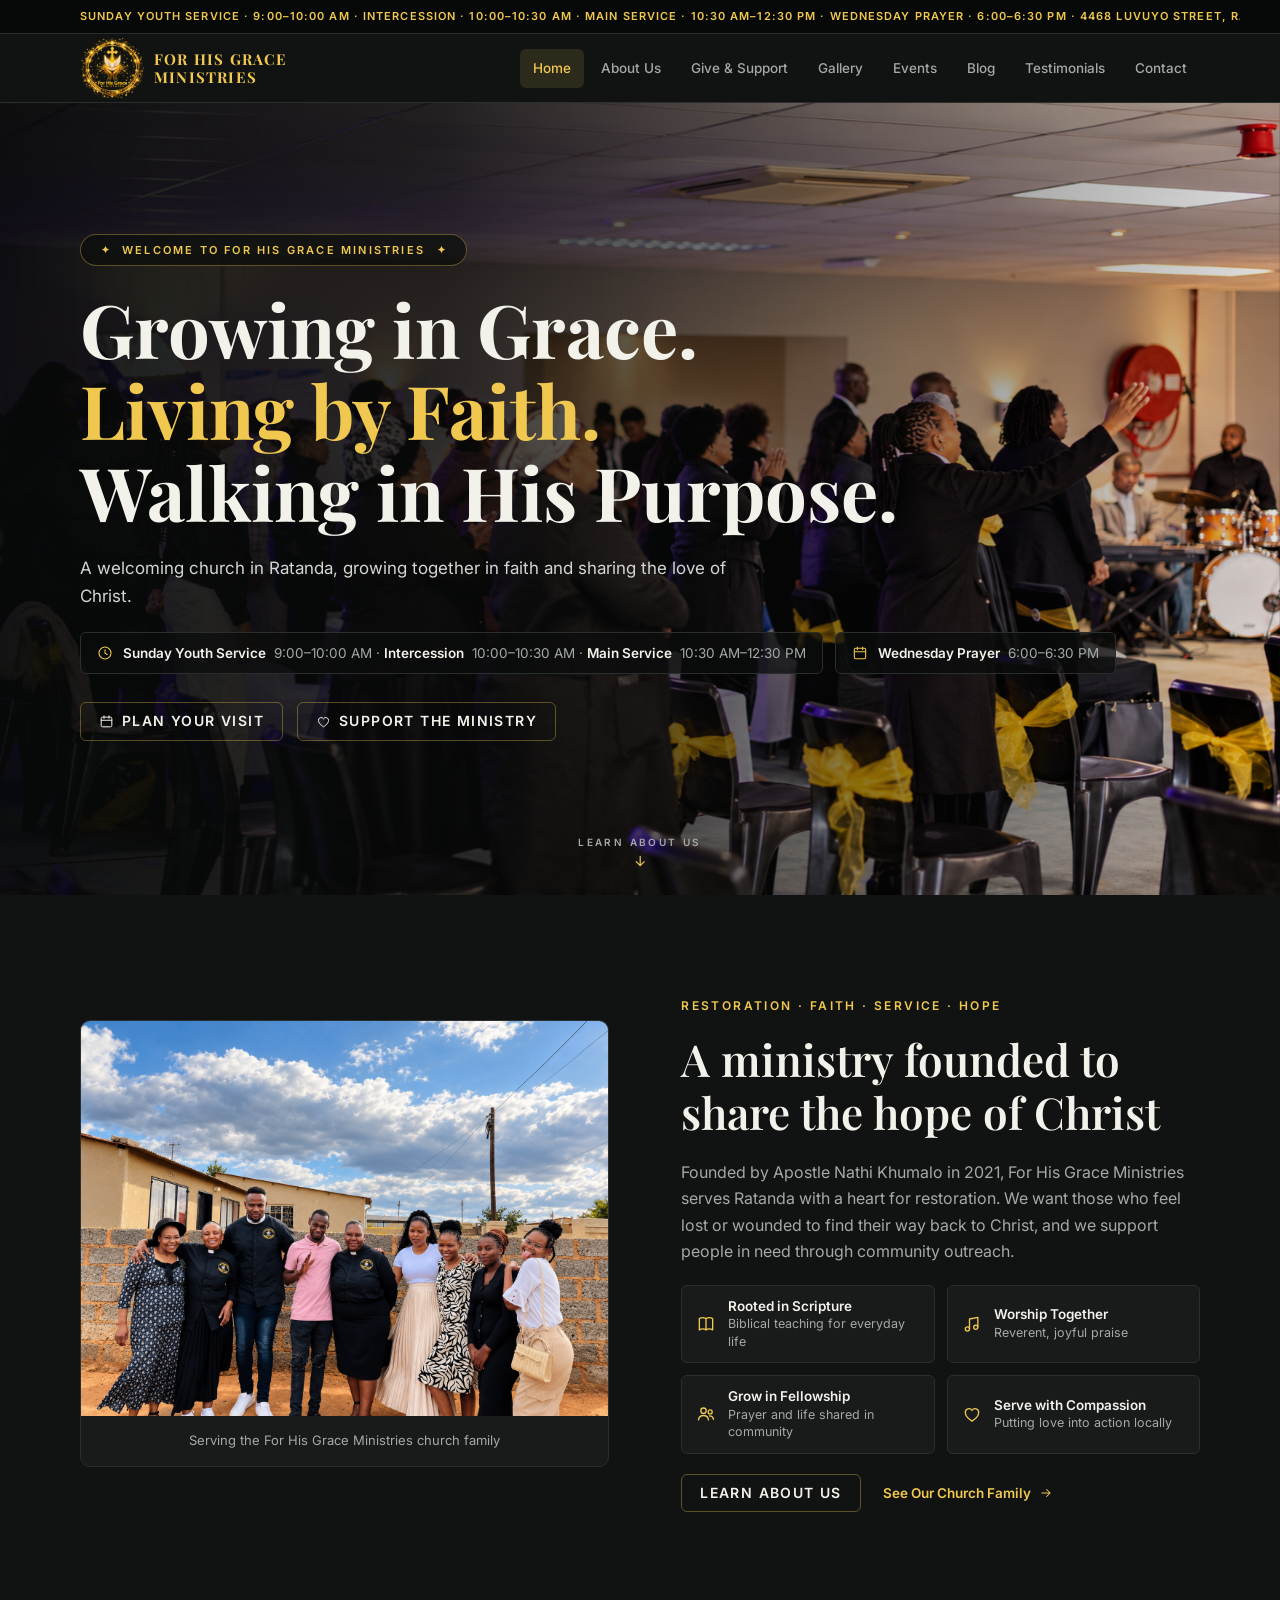
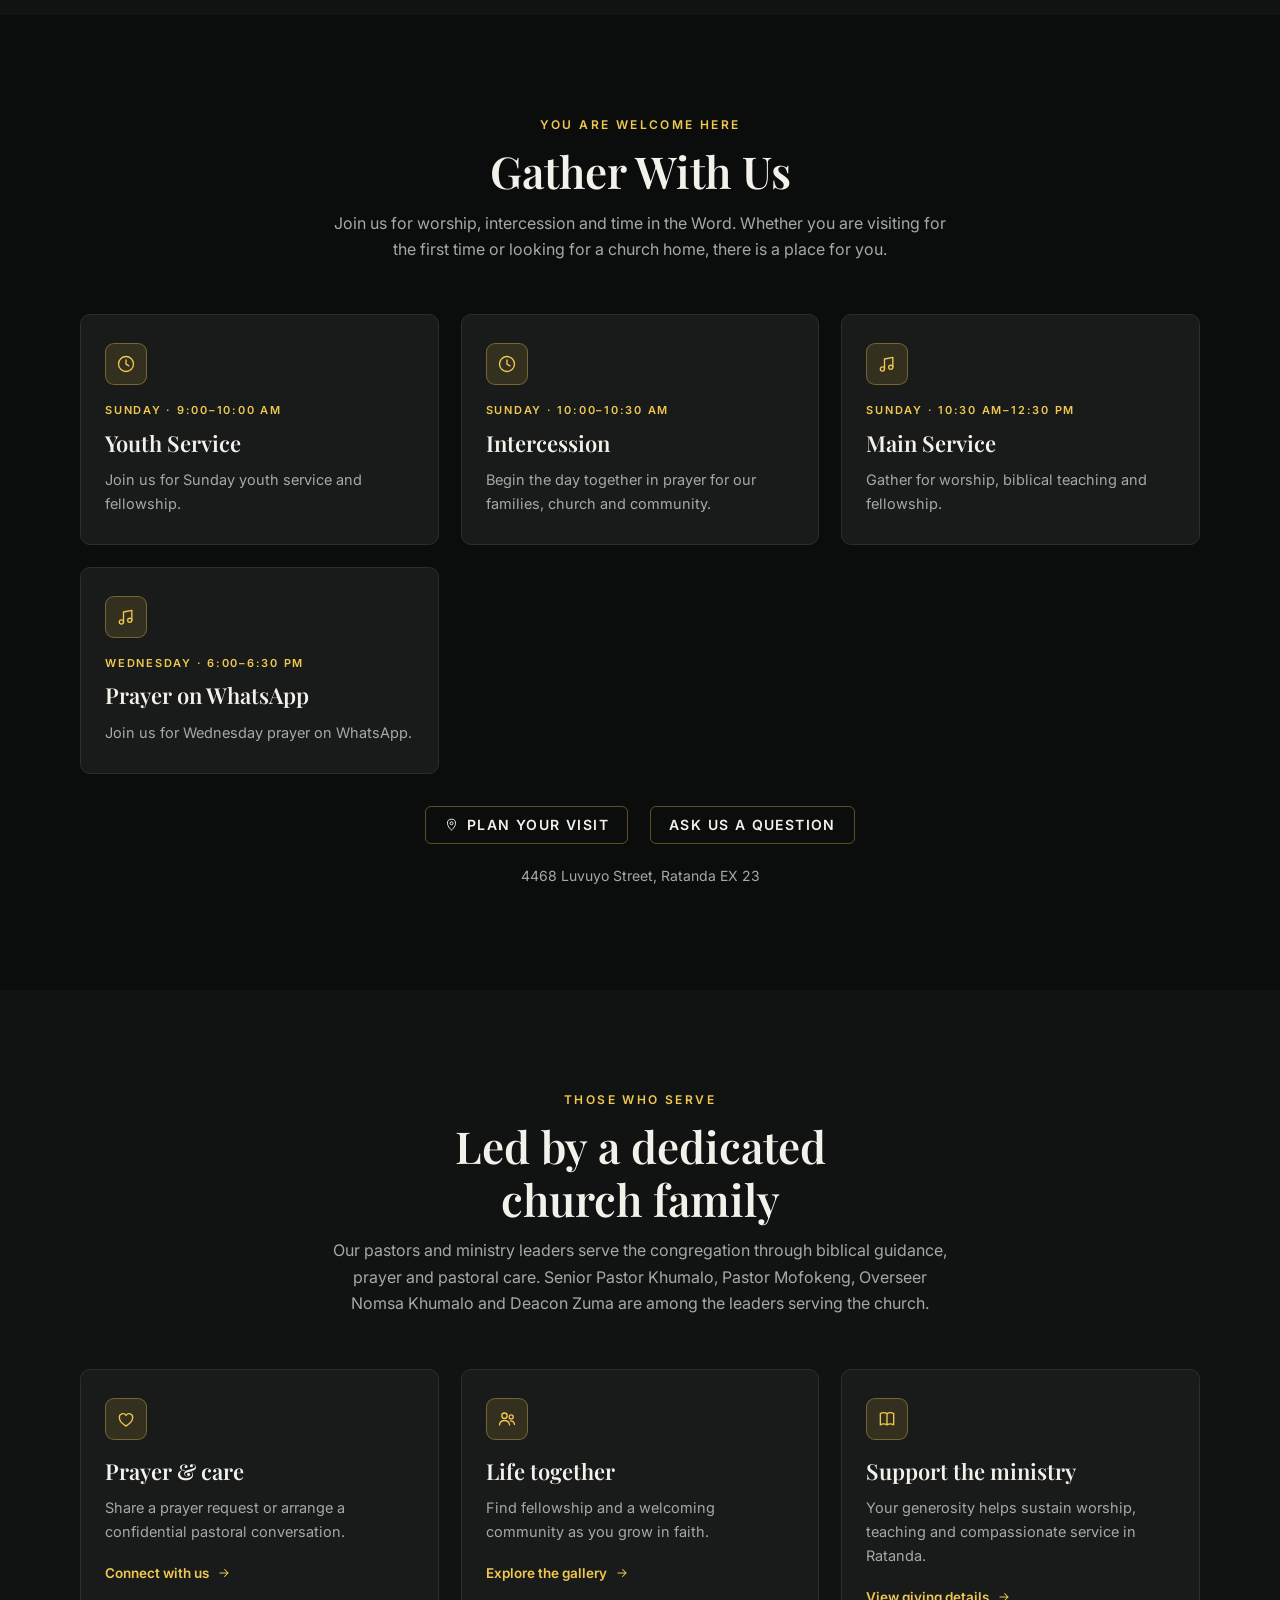
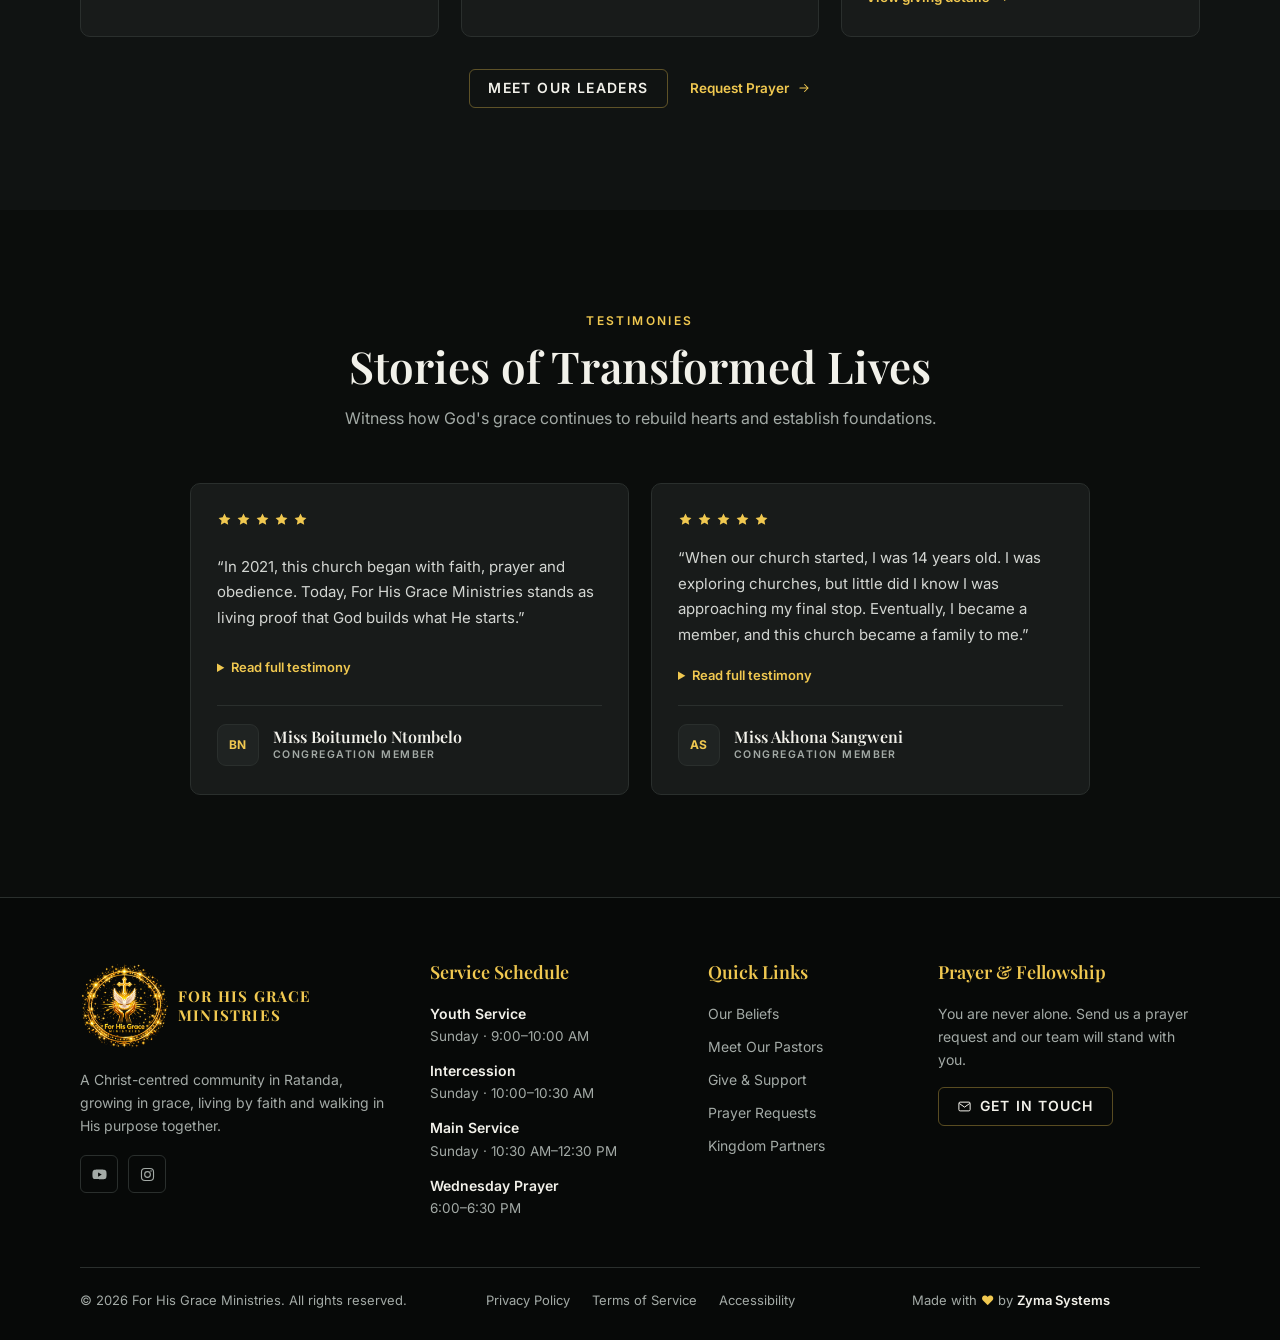
<file: index.html>
<!doctype html>
<html lang="en">
  <head>
    <meta charset="utf-8">
    <meta name="viewport" content="width=device-width, initial-scale=1">
    <title>For His Grace Ministries</title>
    <meta name="description" content="Founded in 2021 by Apostle Nathi Khumalo, For His Grace Ministries shares the hope of Christ through worship, community outreach and service in Ratanda.">
    <link rel="icon" type="image/png" sizes="32x32" href="images/favicon-32.png">
    <link rel="icon" type="image/png" sizes="192x192" href="images/favicon-192.png">
    <link rel="apple-touch-icon" href="images/apple-touch-icon.png">
    <meta property="og:title" content="For His Grace Ministries | Church in Ratanda">
    <meta property="og:description" content="Founded in 2021 by Apostle Nathi Khumalo, For His Grace Ministries shares the hope of Christ through worship, community outreach and service in Ratanda.">
    <meta property="og:image" content="https://hisgraceministries.co.za/images/og-image.jpg">
    <meta property="og:image:width" content="1200">
    <meta property="og:image:height" content="630">
    <meta property="og:image:alt" content="For His Grace Ministries logo">
    <meta property="og:url" content="https://hisgraceministries.co.za/">
    <meta property="og:type" content="website">
    <link rel="canonical" href="https://hisgraceministries.co.za/">
    <meta name="twitter:card" content="summary_large_image">
    <meta name="twitter:title" content="For His Grace Ministries | Church in Ratanda">
    <meta name="twitter:description" content="Founded in 2021 by Apostle Nathi Khumalo, For His Grace Ministries shares the hope of Christ through worship, community outreach and service in Ratanda.">
    <meta name="twitter:image" content="https://hisgraceministries.co.za/images/og-image.jpg">
    <link rel="preconnect" href="https://fonts.googleapis.com">
    <link rel="preconnect" href="https://fonts.gstatic.com" crossorigin>
    <link rel="stylesheet" href="https://fonts.googleapis.com/css2?family=Inter:wght@400;500;600;700&family=Playfair+Display:ital,wght@0,500;0,600;0,700;1,500&display=swap">
    <script>document.documentElement.classList.add("js")</script>
    <link rel="stylesheet" href="styles.css">
  </head>
  <body>
    <!--
  PLACEHOLDER CONTENT: addresses, phone numbers, times, dates, sermon titles, speaker names and
  testimonies are samples. Replace them with your real details.

  IMAGES: put your photos in the /images folder with these file names.
    Hero.jpg   about.jpg   youth.jpg   worship.jpg   teaching.jpg
    sermon-featured.jpg   sermon-1.jpg   sermon-2.jpg   sermon-3.jpg
    gallery-1.jpg ... gallery-6.jpg
  Until a file exists, its slot shows a striped placeholder with the file name.
-->
    <svg class="svg-sprite" aria-hidden="true" focusable="false">

      <symbol id="i-cross" viewBox="0 0 24 24"><path fill="currentColor" d="M10.5 2h3v6.5H20v3h-6.5V22h-3V11.5H4v-3h6.5z"/></symbol>
      <symbol id="i-check" viewBox="0 0 24 24"><path d="M5 12.5l4.2 4.2L19 7" fill="none" stroke="currentColor" stroke-width="2" stroke-linecap="round" stroke-linejoin="round"/></symbol>
      <symbol id="i-book" viewBox="0 0 24 24"><path d="M4 5.5C6.5 4 9.5 4 12 5.5c2.5-1.5 5.5-1.5 8 0V19c-2.5-1.5-5.5-1.5-8 0-2.5-1.5-5.5-1.5-8 0zM12 5.5V19" fill="none" stroke="currentColor" stroke-width="1.6" stroke-linejoin="round"/></symbol>
      <symbol id="i-people" viewBox="0 0 24 24"><circle cx="9" cy="8" r="3.2" fill="none" stroke="currentColor" stroke-width="1.6"/><circle cx="17" cy="9.5" r="2.4" fill="none" stroke="currentColor" stroke-width="1.6"/><path d="M3 19c.5-3.4 3-5.2 6-5.2s5.5 1.8 6 5.2M16 14.2c2.6 0 4.5 1.4 5 4.3" fill="none" stroke="currentColor" stroke-width="1.6" stroke-linecap="round"/></symbol>
      <symbol id="i-heart" viewBox="0 0 24 24"><path d="M12 20.5s-8-4.7-8-10.2A4.3 4.3 0 0 1 12 7.8a4.3 4.3 0 0 1 8 2.5c0 5.5-8 10.2-8 10.2z" fill="none" stroke="currentColor" stroke-width="1.6" stroke-linejoin="round"/></symbol>
      <symbol id="i-music" viewBox="0 0 24 24"><path d="M9 18V6l10-2v12" fill="none" stroke="currentColor" stroke-width="1.6" stroke-linejoin="round"/><circle cx="6.5" cy="18" r="2.5" fill="none" stroke="currentColor" stroke-width="1.6"/><circle cx="16.5" cy="16" r="2.5" fill="none" stroke="currentColor" stroke-width="1.6"/></symbol>
      <symbol id="i-notes" viewBox="0 0 24 24"><path d="M6 3h8l4 4v14H6zM14 3v4h4M9 12h6M9 16h6" fill="none" stroke="currentColor" stroke-width="1.6" stroke-linejoin="round" stroke-linecap="round"/></symbol>
      <symbol id="i-pin" viewBox="0 0 24 24"><path d="M12 21s-6.5-5.6-6.5-11a6.5 6.5 0 0 1 13 0c0 5.4-6.5 11-6.5 11z" fill="none" stroke="currentColor" stroke-width="1.6"/><circle cx="12" cy="10" r="2.4" fill="none" stroke="currentColor" stroke-width="1.6"/></symbol>
      <symbol id="i-clock" viewBox="0 0 24 24"><circle cx="12" cy="12" r="9" fill="none" stroke="currentColor" stroke-width="1.6"/><path d="M12 7v5.2l3.4 2" fill="none" stroke="currentColor" stroke-width="1.6" stroke-linecap="round"/></symbol>
      <symbol id="i-calendar" viewBox="0 0 24 24"><rect x="3.5" y="5" width="17" height="15.5" rx="2" fill="none" stroke="currentColor" stroke-width="1.6"/><path d="M3.5 10h17M8 3v4M16 3v4" fill="none" stroke="currentColor" stroke-width="1.6" stroke-linecap="round"/></symbol>
      <symbol id="i-phone" viewBox="0 0 24 24"><path d="M5 4h4l1.5 4-2.2 1.4a11 11 0 0 0 5.3 5.3L15 12.5l4 1.5v4a2 2 0 0 1-2 2A13 13 0 0 1 3 6a2 2 0 0 1 2-2z" fill="none" stroke="currentColor" stroke-width="1.6" stroke-linejoin="round"/></symbol>
      <symbol id="i-mail" viewBox="0 0 24 24"><rect x="3" y="5" width="18" height="14" rx="2" fill="none" stroke="currentColor" stroke-width="1.6"/><path d="M3.5 7l8.5 6 8.5-6" fill="none" stroke="currentColor" stroke-width="1.6" stroke-linejoin="round"/></symbol>
      <symbol id="i-play" viewBox="0 0 24 24"><path fill="currentColor" d="M7 4.5v15l13-7.5z"/></symbol>
      <symbol id="i-audio" viewBox="0 0 24 24"><path d="M4 14v-2a8 8 0 0 1 16 0v2" fill="none" stroke="currentColor" stroke-width="1.6" stroke-linecap="round"/><rect x="3" y="14" width="4.5" height="6.5" rx="1.5" fill="none" stroke="currentColor" stroke-width="1.6"/><rect x="16.5" y="14" width="4.5" height="6.5" rx="1.5" fill="none" stroke="currentColor" stroke-width="1.6"/></symbol>
      <symbol id="i-share" viewBox="0 0 24 24"><circle cx="6" cy="12" r="2.5" fill="none" stroke="currentColor" stroke-width="1.6"/><circle cx="18" cy="6" r="2.5" fill="none" stroke="currentColor" stroke-width="1.6"/><circle cx="18" cy="18" r="2.5" fill="none" stroke="currentColor" stroke-width="1.6"/><path d="M8.2 10.8l7.6-3.6M8.2 13.2l7.6 3.6" fill="none" stroke="currentColor" stroke-width="1.6"/></symbol>
      <symbol id="i-send" viewBox="0 0 24 24"><path d="M21 3L10 14M21 3l-7 18-4-7-7-4z" fill="none" stroke="currentColor" stroke-width="1.6" stroke-linejoin="round" stroke-linecap="round"/></symbol>
      <symbol id="i-arrow" viewBox="0 0 24 24"><path d="M5 12h14M13 6l6 6-6 6" fill="none" stroke="currentColor" stroke-width="1.8" stroke-linecap="round" stroke-linejoin="round"/></symbol>
      <symbol id="i-down" viewBox="0 0 24 24"><path d="M12 5v14M6 13l6 6 6-6" fill="none" stroke="currentColor" stroke-width="1.8" stroke-linecap="round" stroke-linejoin="round"/></symbol>
      <symbol id="i-quote" viewBox="0 0 24 24"><path fill="currentColor" d="M4 17.5V13c0-4 2-6.700 6-7.500l.6 1.700C8.700 7.800 8 9 8 10.500h3V17.500zM13.500 17.500V13c0-4 2-6.700 6-7.500l.6 1.700c-1.900.6-2.600 1.800-2.600 3.300h3v7z"/></symbol>
      <symbol id="i-star" viewBox="0 0 24 24"><path fill="currentColor" d="M12 2.500l2.900 6 6.600.9-4.800 4.600 1.200 6.500L12 17.300 6.100 20.500l1.200-6.500L2.500 9.400l6.600-.9z"/></symbol>
      <symbol id="i-spark" viewBox="0 0 24 24"><path fill="currentColor" d="M12 1c.7 6.200 4.800 10.300 11 11-6.200.7-10.300 4.800-11 11-.7-6.200-4.800-10.300-11-11 6.200-.7 10.300-4.800 11-11z"/></symbol>
      <symbol id="i-fb" viewBox="0 0 24 24"><path fill="currentColor" d="M13.500 21v-8h2.700l.5-3.200h-3.200V7.800c0-.9.400-1.700 1.800-1.700h1.500V3.300S15.500 3 14.300 3C11.800 3 10.300 4.500 10.300 7.200v2.600H7.500V13h2.800v8z"/></symbol>
      <symbol id="i-yt" viewBox="0 0 24 24"><path fill="currentColor" d="M21.500 7.300a2.500 2.500 0 0 0-1.800-1.800C18.100 5 12 5 12 5s-6.100 0-7.700.5A2.500 2.500 0 0 0 2.500 7.300C2 8.900 2 12 2 12s0 3.100.5 4.700a2.500 2.500 0 0 0 1.800 1.800C5.900 19 12 19 12 19s6.100 0 7.700-.5a2.500 2.500 0 0 0 1.800-1.800C22 15.100 22 12 22 12s0-3.100-.5-4.700zM10 15V9l5.200 3z"/></symbol>
      <symbol id="i-ig" viewBox="0 0 24 24"><rect x="3.500" y="3.500" width="17" height="17" rx="5" fill="none" stroke="currentColor" stroke-width="1.6"/><circle cx="12" cy="12" r="4" fill="none" stroke="currentColor" stroke-width="1.6"/><circle cx="17" cy="7" r="1.100" fill="currentColor"/></symbol>
    </svg>
    <a class="skip" href="#main">Skip to content</a>
    <div class="announce">
      <div class="wrap">
        <div class="announce-track">
          <span class="a-left">Sunday Youth Service · 9:00–10:00 AM · Intercession · 10:00–10:30 AM · Main Service · 10:30 AM–12:30 PM · Wednesday Prayer · 6:00–6:30 PM · 4468 Luvuyo Street, Ratanda EX 23</span>
          <span class="a-left" aria-hidden="true">Sunday Youth Service · 9:00–10:00 AM · Intercession · 10:00–10:30 AM · Main Service · 10:30 AM–12:30 PM · Wednesday Prayer · 6:00–6:30 PM · 4468 Luvuyo Street, Ratanda EX 23</span>
        </div>
      </div>
    </div>
    <header class="top">
      <div class="wrap">
        <a class="brand" href="#top" aria-label="For His Grace Ministries, home">
          <img class="brand-logo" src="images/Logo_No%20Background.png" alt="For His Grace Ministries">
          <span class="brand-name">FOR HIS GRACE MINISTRIES</span>
        </a>
        <nav id="nav" aria-label="Main">
          <ul>
            <li>
              <a href="index.html" data-page="home" class="active">Home</a>
            </li>
            <li>
              <a href="about.html" data-page="about">About Us</a>
            </li>
            <li>
              <a href="giving.html" data-page="giving">Give &amp; Support</a>
            </li>
            <li>
              <a href="gallery.html" data-page="gallery">Gallery</a>
            </li>
            <li>
              <a href="events.html" data-page="events">Events</a>
            </li>
            <li>
              <a href="blog.html" data-page="blog">Blog</a>
            </li>
            <li>
              <a href="#stories">Testimonials</a>
            </li>
            <li>
              <a href="contact.html" data-page="contact">Contact</a>
            </li>
          </ul>
        </nav>
        <button class="menu-btn" id="menuBtn" type="button" aria-label="Open menu" aria-expanded="false" aria-controls="nav"><span></span></button>
      </div>
    </header>
    <dialog class="announce-popup" id="announcePopup" aria-labelledby="popupTitle" aria-describedby="popupBody">
      <div class="announce-popup-content">
        <div class="announce-popup-head">
          <h3 id="popupTitle">Announcement</h3>
          <div class="announce-popup-meta" id="popupMeta"></div>
        </div>
        <div class="announce-popup-body" id="popupBody"></div>
        <div class="announce-popup-actions">
          <a class="announce-popup-link" id="popupLink" hidden></a>
          <button class="announce-popup-close" id="popupClose" type="button">Close</button>
        </div>
      </div>
    </dialog>
    <main id="main" data-home-page>
      <!-- HERO: your photo with one flat tint (change --hero-tint in styles.css). -->
      <section class="hero" id="top">
        <figure class="img hero-bg" data-file="images/Hero.jpg">
          <img src="images/Hero.png" alt="" fetchpriority="high">
        </figure>
        <div class="hero-tint" aria-hidden="true">
        </div>
        <div class="wrap hero-inner">
          <p class="hero-tag">
            <svg><use href="#i-spark"/></svg>Welcome to For His Grace Ministries<svg><use href="#i-spark"/></svg>
          </p>
          <h1>
            <span class="hero-heading-desktop">Growing in Grace. <em>Living by Faith.</em><br>Walking in His Purpose.</span>
            <span class="hero-heading-mobile">Growing in Grace.<br><em>Living by Faith.</em></span>
          </h1>
          <p class="hero-lead">
            A welcoming church in Ratanda, growing together in faith and sharing the love of Christ.
          </p>
          <ul class="hero-meta">
            <li>
              <svg><use href="#i-clock"/></svg><span><b>Sunday Youth Service</b> 9:00–10:00 AM · <b>Intercession</b> 10:00–10:30 AM · <b>Main Service</b> 10:30 AM–12:30 PM</span>
            </li>
            <li class="hero-meta-secondary">
              <svg><use href="#i-calendar"/></svg><span><b>Wednesday Prayer</b> 6:00–6:30 PM</span>
            </li>
          </ul>
          <ul class="hero-mobile-meta">
            <li><b>Youth Service</b><span>Sunday · 9:00–10:00 AM</span></li>
            <li><b>Intercession</b><span>Sunday · 10:00–10:30 AM</span></li>
            <li><b>Main Service</b><span>Sunday · 10:30 AM–12:30 PM</span></li>
            <li><b>Prayer</b><span>Wednesday · 6:00–6:30 PM</span></li>
          </ul>
          <div class="btn-row">
            <a class="btn btn-gold" href="contact.html"><svg><use href="#i-calendar"/></svg>Plan Your Visit</a>
            <a class="btn btn-dark hero-support" href="giving.html"><svg><use href="#i-heart"/></svg>Support the Ministry</a>
          </div>
          <a class="link-gold hero-mobile-story" href="about.html">Discover Our Story <svg><use href="#i-arrow"/></svg></a>
        </div>
        <a class="scroll" href="about.html" aria-label="Learn about us"><span>Learn about us</span><svg><use href="#i-down"/></svg></a>
      </section>
      <section class="section bg2" id="welcome">
        <div class="wrap split">
          <figure class="leadership-group">
            <img src="images/Church%20leadership.jpeg" alt="The leadership team of For His Grace Ministries" loading="lazy">
            <figcaption class="leadership-caption">Serving the For His Grace Ministries church family</figcaption>
          </figure>
          <div class="stack">
            <p class="eyebrow">Restoration · Faith · Service · Hope</p>
            <h2>A ministry founded to share the hope of Christ</h2>
            <p class="muted">
              Founded by Apostle Nathi Khumalo in 2021, For His Grace Ministries serves Ratanda with a heart for restoration. We want those who feel lost or wounded to find their way back to Christ, and we support people in need through community outreach.
            </p>
            <div class="mini-grid">
              <div class="mini">
                <svg><use href="#i-book"/></svg>
                <div><b>Rooted in Scripture</b><span>Biblical teaching for everyday life</span></div>
              </div>
              <div class="mini">
                <svg><use href="#i-music"/></svg>
                <div><b>Worship Together</b><span>Reverent, joyful praise</span></div>
              </div>
              <div class="mini">
                <svg><use href="#i-people"/></svg>
                <div><b>Grow in Fellowship</b><span>Prayer and life shared in community</span></div>
              </div>
              <div class="mini">
                <svg><use href="#i-heart"/></svg>
                <div><b>Serve with Compassion</b><span>Putting love into action locally</span></div>
              </div>
            </div>
            <div class="btn-row center-y">
              <a class="btn btn-gold" href="about.html">Learn About Us</a>
              <a class="link-gold" href="gallery.html">See Our Church Family <svg><use href="#i-arrow"/></svg></a>
            </div>
          </div>
        </div>
      </section>
      <section class="section" id="visit">
        <div class="wrap">
          <header class="sec-head center">
            <p class="eyebrow">You are welcome here</p>
            <h2>Gather With Us</h2>
            <p class="muted">
              Join us for worship, intercession and time in the Word. Whether you are visiting for the first time or looking for a church home, there is a place for you.
            </p>
          </header>
          <div class="grid3">
            <article class="pillar">
              <span class="sq"><svg><use href="#i-clock"/></svg></span>
              <p class="eyebrow sm">Sunday · 9:00–10:00 AM</p>
              <h3>Youth Service</h3>
              <p class="muted">Join us for Sunday youth service and fellowship.</p>
            </article>
            <article class="pillar">
              <span class="sq"><svg><use href="#i-clock"/></svg></span>
              <p class="eyebrow sm">Sunday · 10:00–10:30 AM</p>
              <h3>Intercession</h3>
              <p class="muted">Begin the day together in prayer for our families, church and community.</p>
            </article>
            <article class="pillar">
              <span class="sq"><svg><use href="#i-music"/></svg></span>
              <p class="eyebrow sm">Sunday · 10:30 AM–12:30 PM</p>
              <h3>Main Service</h3>
              <p class="muted">Gather for worship, biblical teaching and fellowship.</p>
            </article>
            <article class="pillar">
              <span class="sq"><svg><use href="#i-music"/></svg></span>
              <p class="eyebrow sm">Wednesday · 6:00–6:30 PM</p>
              <h3>Prayer on WhatsApp</h3>
              <p class="muted">Join us for Wednesday prayer on WhatsApp.</p>
            </article>
          </div>
          <div class="btn-row center-y centered visit-actions">
            <a class="btn btn-gold" href="contact.html"><svg><use href="#i-pin"/></svg>Plan Your Visit</a>
            <a class="btn btn-outline" href="contact.html">Ask Us a Question</a>
          </div>
          <p class="muted small visit-address">
            4468 Luvuyo Street, Ratanda EX 23
          </p>
        </div>
      </section>
      <section class="section bg2" id="leadership">
        <div class="wrap">
          <header class="sec-head center">
            <p class="eyebrow">Those who serve</p>
            <h2>Led by a dedicated church family</h2>
            <p class="muted">
              Our pastors and ministry leaders serve the congregation through biblical guidance, prayer and pastoral care. Senior Pastor Khumalo, Pastor Mofokeng, Overseer Nomsa Khumalo and Deacon Zuma are among the leaders serving the church.
            </p>
          </header>
          <div class="grid3">
            <article class="pillar">
              <span class="sq"><svg><use href="#i-heart"/></svg></span>
              <h3>Prayer &amp; care</h3>
              <p class="muted">Share a prayer request or arrange a confidential pastoral conversation.</p>
              <a class="link-gold" href="contact.html">Connect with us <svg><use href="#i-arrow"/></svg></a>
            </article>
            <article class="pillar">
              <span class="sq"><svg><use href="#i-people"/></svg></span>
              <h3>Life together</h3>
              <p class="muted">Find fellowship and a welcoming community as you grow in faith.</p>
              <a class="link-gold" href="gallery.html">Explore the gallery <svg><use href="#i-arrow"/></svg></a>
            </article>
            <article class="pillar">
              <span class="sq"><svg><use href="#i-book"/></svg></span>
              <h3>Support the ministry</h3>
              <p class="muted">Your generosity helps sustain worship, teaching and compassionate service in Ratanda.</p>
              <a class="link-gold" href="giving.html">View giving details <svg><use href="#i-arrow"/></svg></a>
            </article>
          </div>
          <div class="btn-row center-y centered visit-actions">
            <a class="btn btn-gold" href="about.html#leadership">Meet Our Leaders</a>
            <a class="link-gold" href="contact.html">Request Prayer <svg><use href="#i-arrow"/></svg></a>
          </div>
        </div>
      </section>
      <section class="section" id="stories">
        <div class="wrap">
          <header class="sec-head center">
            <p class="eyebrow">
              Testimonies
            </p>
            <h2>
              Stories of Transformed Lives
            </h2>
            <p class="muted">
              Witness how God's grace continues to rebuild hearts and establish foundations.
            </p>
          </header>
          <div class="grid3 stories-grid">
            <figure class="story">
              <div class="stars" role="img" aria-label="5 out of 5 stars">
                <svg><use href="#i-star"/></svg><svg><use href="#i-star"/></svg><svg><use href="#i-star"/></svg><svg><use href="#i-star"/></svg><svg><use href="#i-star"/></svg>
              </div>
              <blockquote>
                “In 2021, this church began with faith, prayer and obedience. Today, For His Grace Ministries stands as living proof that God builds what He starts.”
              </blockquote>
              <details class="story-full">
                <summary>Read full testimony</summary>
                <div class="story-full-text">
                  <p>As Psalm 127:1 states: “Unless the Lord builds a house, the work of the builders is wasted.” This scripture reminds me that the foundation of this church has never been our own strength, but the grace, guidance and faithfulness of God. What began as an act of faith has become a testimony of His goodness.</p>
                  <p>Being part of this church has taught me that a church is more than being in a garage as a starting point or a Sunday gathering. It is a family, a place of growth, service, learning and fellowship. Like every journey, ours has had its joys and its challenges, but through it all, we have continued to be reminded of the importance of keeping God at the centre of everything we do.</p>
                  <p>Our mission is not just simply a collection of words; it reflects the foundation upon which we desire to build. Jesus is our centre, prayer is our priority and scripture is our authority. Worship is our passion, people are our reason and community is our heart. Honour is our way, excellence is our standard, serving is our privilege and generosity is our norm. These are the values that constantly remind us of who we are called to be, both within the church and beyond its walls.</p>
                  <p>“One way, one heart. One heart, one way.” These words remind me of the unity we are called to pursue as we walk together in faith, with one purpose and our eyes fixed on Christ.</p>
                  <p>My heart is filled with gratitude for what God has done for us, for the people He has placed along this journey and for the opportunity to be part of a church that continues to strengthen my faith and growth. I am grateful for the lessons learned, the opportunities to serve and the reminder that our walk with God is one of continual growth.</p>
                  <p>With constant new beginnings, this goes to show that this is not the end of our story. We are looking forward with faith, trusting the God who brought us this far to continue leading us in the years ahead. May we never lose sight of our foundation, our purpose or the one to whom all the glory belongs.</p>
                </div>
              </details>
              <figcaption>
                <span class="av" aria-hidden="true">BN</span><span><b>Miss Boitumelo Ntombelo</b><small>Congregation member</small></span>
              </figcaption>
            </figure>
            <figure class="story">
              <div class="stars" role="img" aria-label="5 out of 5 stars">
                <svg><use href="#i-star"/></svg><svg><use href="#i-star"/></svg><svg><use href="#i-star"/></svg><svg><use href="#i-star"/></svg><svg><use href="#i-star"/></svg>
              </div>
              <blockquote>
                “When our church started, I was 14 years old. I was exploring churches, but little did I know I was approaching my final stop. Eventually, I became a member, and this church became a family to me.”
              </blockquote>
              <details class="story-full">
                <summary>Read full testimony</summary>
                <div class="story-full-text">
                  <p>When our church started, I was 14 years old. At that time, I was young, and honestly, I was Dora the Explorer when it came to churches! I was exploring this church, then another church, and then another. Luckily, I received an invitation from one of my fellow youth members to come to this church. Little did I know that I was actually approaching my final stop as Dora the Explorer. Eventually, I became a member, and this church became a family to me.</p>
                  <p>One thing I appreciate about our church is that it is filled with young people. There are more young people than older people, and I believe this gives us an opportunity to learn from one another and see life from a more beautiful perspective. As teenagers, we are at a stage where we are still learning about life, discovering ourselves and figuring out the people we want to become.</p>
                  <p>Being part of this church has also contributed to my spiritual growth. Through the teachings and the Word of God, I have continued to learn more about Him and the importance of growing in my relationship with Him. I am grateful for the lessons I have received, the guidance I have found and the opportunity to grow in my faith while growing up.</p>
                  <p>Jeremiah 29:11 reminds us that God knows the plans He has for us, plans to give us hope and a future. This verse reminds me that even as young people, we may not always know what the future holds, but we can trust God to guide us according to His purpose.</p>
                  <p>I thank God for this church, for the lives it has touched and for allowing me to be part of this family. May God continue to strengthen our church, guide our youth and help us grow in faith and purpose.</p>
                  <p>Thank you. ❤️🙏</p>
                </div>
              </details>
              <figcaption>
                <span class="av" aria-hidden="true">AS</span><span><b>Miss Akhona Sangweni</b><small>Congregation member</small></span>
              </figcaption>
            </figure>
          </div>
        </div>
      </section>
    </main>
    <footer class="foot">
      <div class="wrap">
        <div class="f-grid">
          <div class="f-brand">
            <a class="brand" href="index.html" aria-label="For His Grace Ministries, home">
              <img class="brand-logo" src="images/Logo_No%20Background.png" alt="For His Grace Ministries">
              <span class="brand-name">FOR HIS GRACE MINISTRIES</span>
            </a>
            <p>
              A Christ-centred community in Ratanda, growing in grace, living by faith and walking in His purpose together.
            </p>
            <div class="social">
              <a href="https://www.youtube.com/@ForHisGraceMinistries" aria-label="YouTube" target="_blank" rel="noopener noreferrer"><svg><use href="#i-yt"/></svg></a><a href="https://www.instagram.com/fhg_ministries" aria-label="Instagram" target="_blank" rel="noopener noreferrer"><svg><use href="#i-ig"/></svg></a>
            </div>
          </div>
          <div>
            <h4>
              Service Schedule
            </h4>
            <ul class="sched">
              <li>
                <b>Youth Service</b><span>Sunday · 9:00–10:00 AM</span>
              </li>
              <li>
                <b>Intercession</b><span>Sunday · 10:00–10:30 AM</span>
              </li>
              <li>
                <b>Main Service</b><span>Sunday · 10:30 AM–12:30 PM</span>
              </li>
              <li>
                <b>Wednesday Prayer</b><span>6:00–6:30 PM</span>
              </li>
            </ul>
          </div>
          <div>
            <h4>
              Quick Links
            </h4>
            <ul class="links">
              <li>
                <a href="about.html">Our Beliefs</a>
              </li>
              <li>
                <a href="about.html">Meet Our Pastors</a>
              </li>
              <li>
                <a href="giving.html">Give &amp; Support</a>
              </li>
              <li>
                <a href="contact.html">Prayer Requests</a>
              </li>
              <li>
                <a href="contact.html">Kingdom Partners</a>
              </li>
            </ul>
          </div>
          <div>
            <h4>
              Prayer &amp; Fellowship
            </h4>
            <p class="f-note">
              You are never alone. Send us a prayer request and our team will stand with you.
            </p>
            <div class="f-btns">
              <a class="btn btn-outline btn-xs" href="contact.html"><svg><use href="#i-mail"/></svg>Get in Touch</a>
            </div>
          </div>
        </div>
        <div class="f-base">
          <span>© 2026 For His Grace Ministries. All rights reserved.</span><span class="f-links"><a href="#top">Privacy Policy</a><a href="#top">Terms of Service</a><a href="#top">Accessibility</a></span>
          <p class="f-credit">Made with <span class="f-heart" role="img" aria-label="love">♥</span> by <a href="https://zyma.co.za" target="_blank" rel="noopener noreferrer">Zyma Systems</a></p>
        </div>
      </div>
    </footer>
    <script src="script.js"></script>
  </body>
</html>
</file>
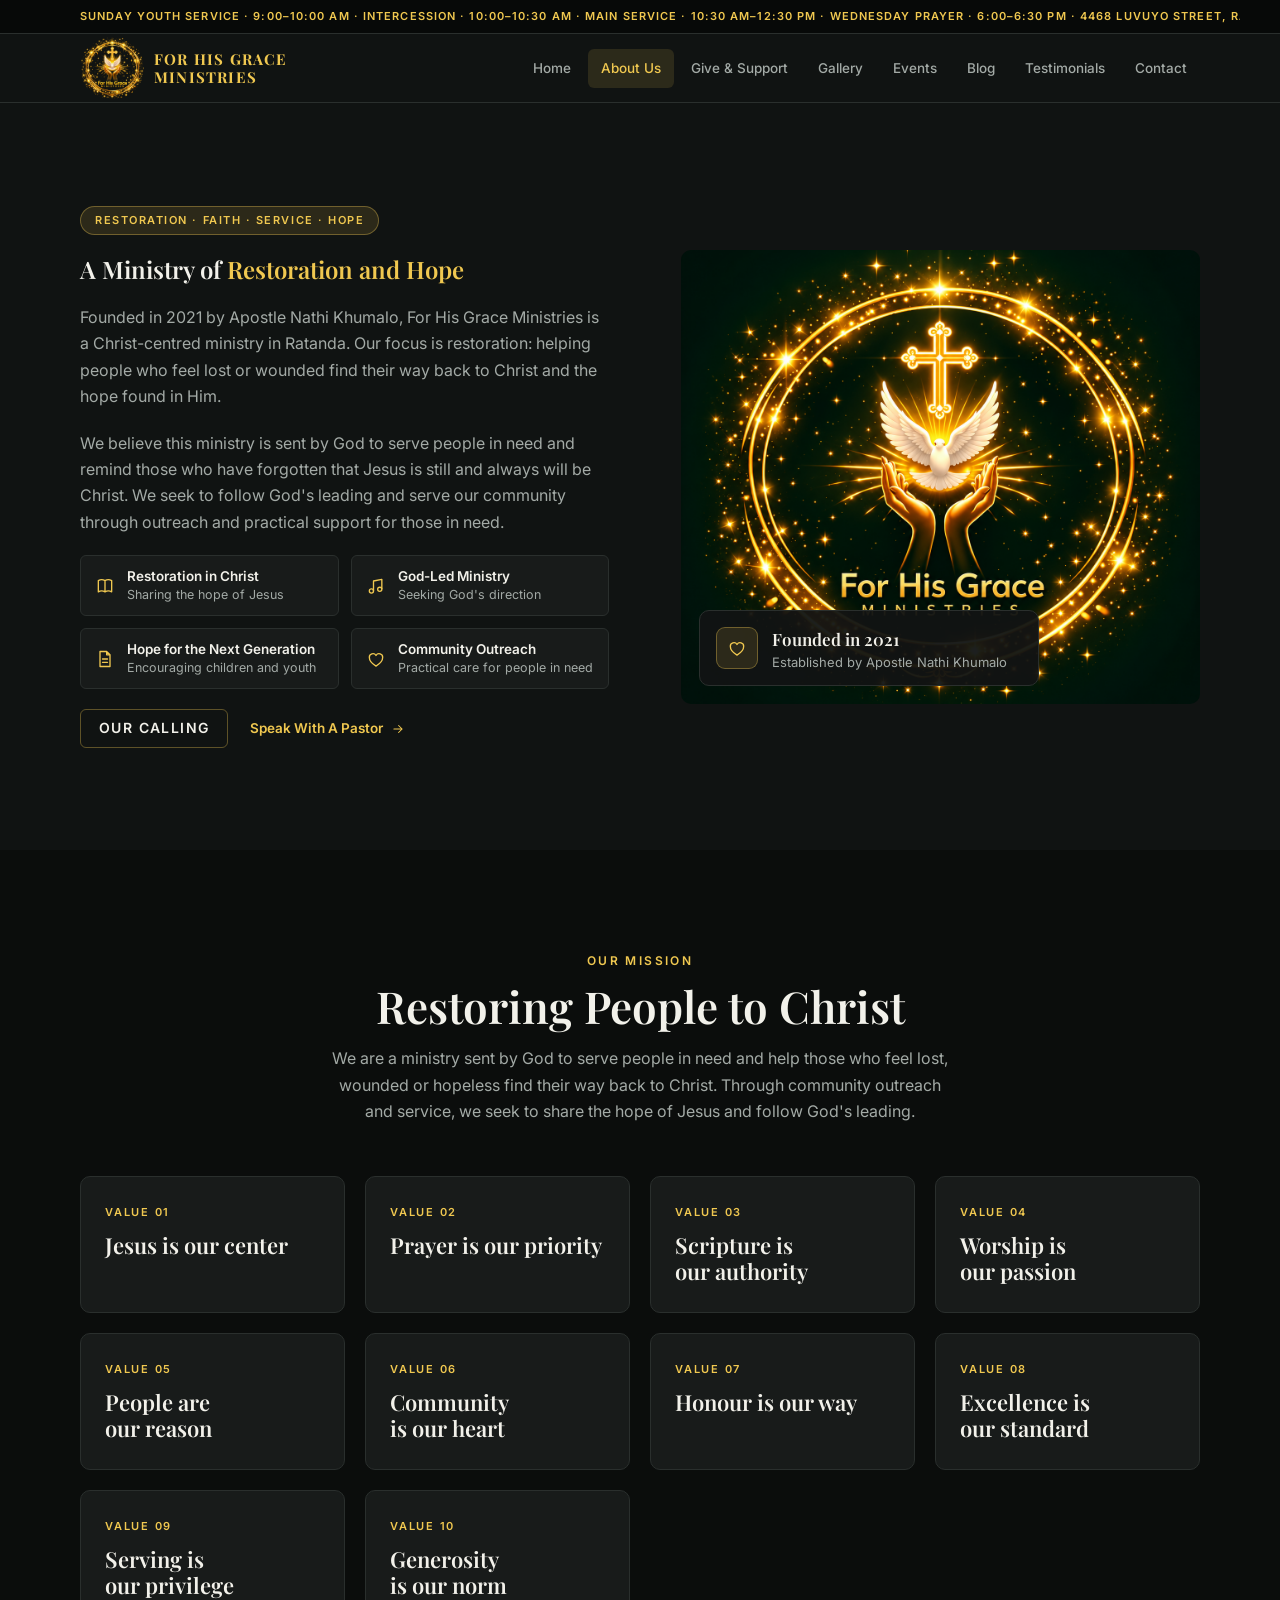
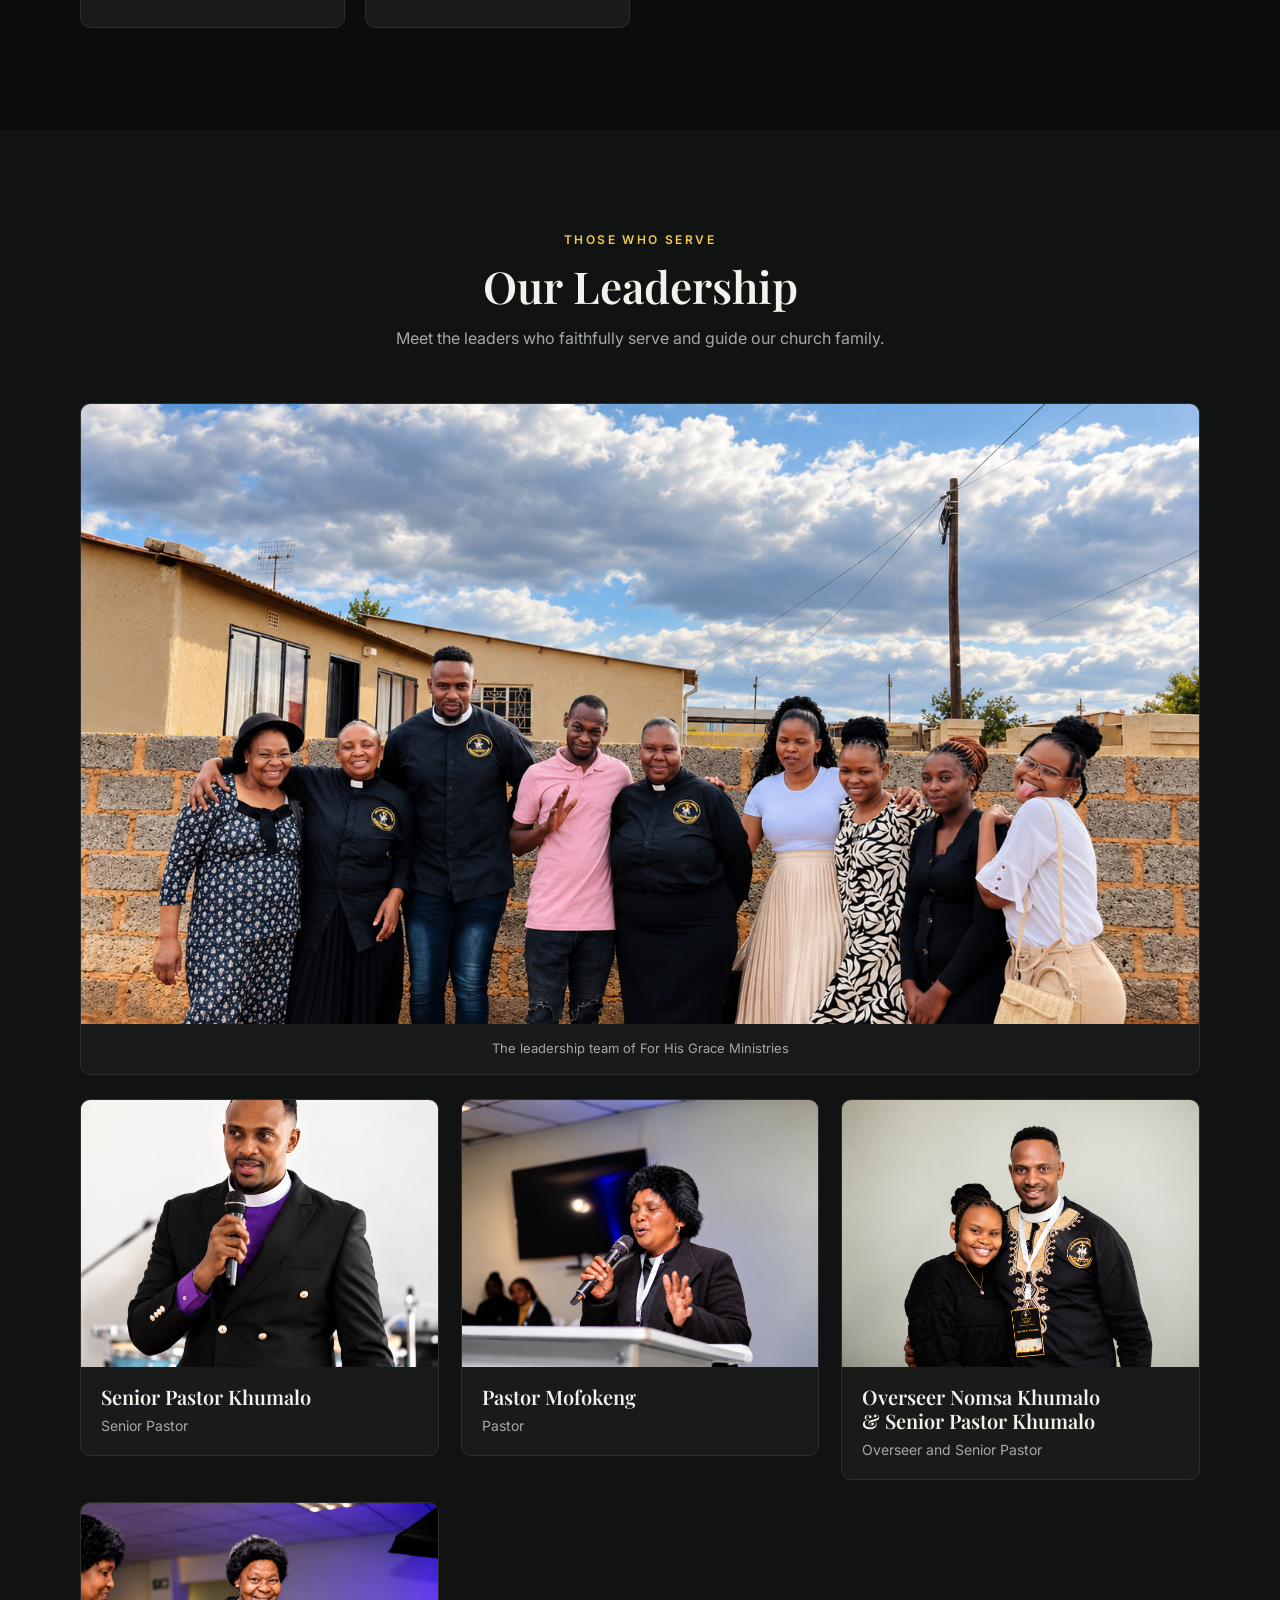
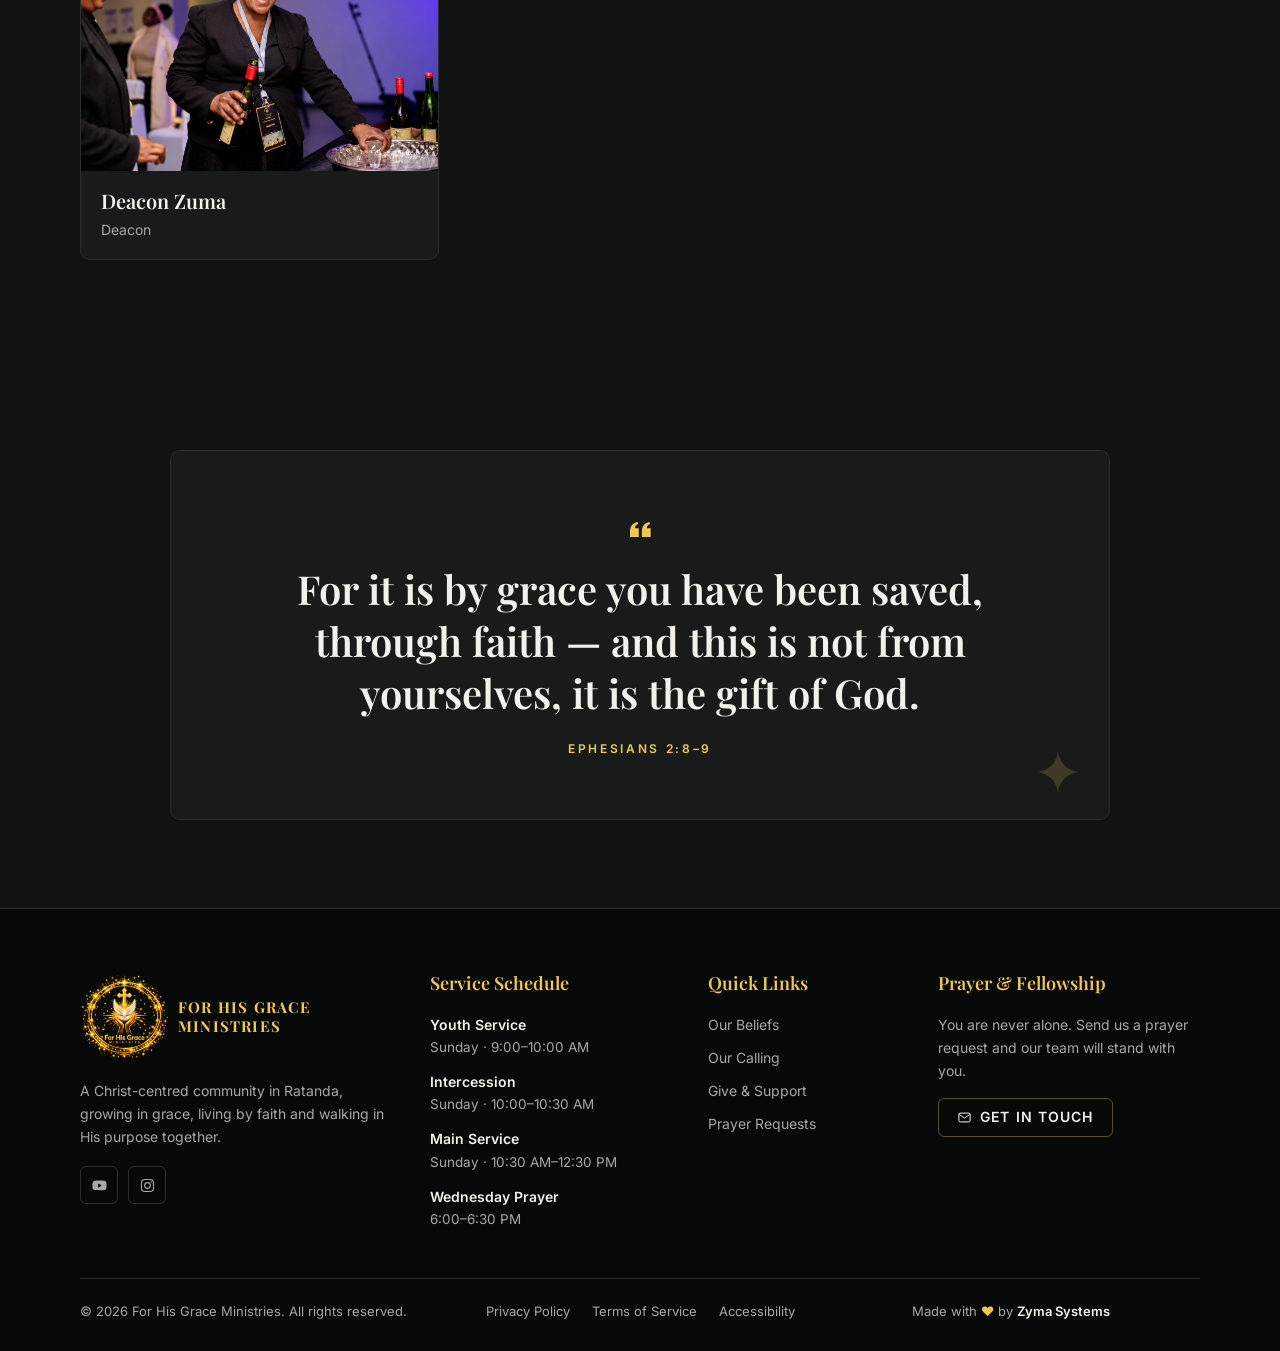
<file: about.html>
<!doctype html>
<html lang="en">
  <head>
    <meta charset="utf-8">
    <meta name="viewport" content="width=device-width, initial-scale=1">
    <title>About Us | For His Grace Ministries</title>
    <meta name="description" content="Learn the story and calling of For His Grace Ministries, founded in 2021 by Apostle Nathi Khumalo to share the hope of Christ in Ratanda.">
    <link rel="icon" type="image/png" sizes="32x32" href="images/favicon-32.png">
    <link rel="icon" type="image/png" sizes="192x192" href="images/favicon-192.png">
    <link rel="apple-touch-icon" href="images/apple-touch-icon.png">
    <meta property="og:title" content="About Us | For His Grace Ministries">
    <meta property="og:description" content="Learn the story and calling of For His Grace Ministries, founded in 2021 by Apostle Nathi Khumalo to share the hope of Christ in Ratanda.">
    <meta property="og:image" content="https://hisgraceministries.co.za/images/og-image.jpg">
    <meta property="og:image:width" content="1200">
    <meta property="og:image:height" content="630">
    <meta property="og:image:alt" content="For His Grace Ministries logo">
    <meta property="og:url" content="https://hisgraceministries.co.za/about.html">
    <meta property="og:type" content="website">
    <link rel="canonical" href="https://hisgraceministries.co.za/about.html">
    <meta name="twitter:card" content="summary_large_image">
    <meta name="twitter:title" content="About Us | For His Grace Ministries">
    <meta name="twitter:description" content="Learn the story and calling of For His Grace Ministries, founded in 2021 by Apostle Nathi Khumalo to share the hope of Christ in Ratanda.">
    <meta name="twitter:image" content="https://hisgraceministries.co.za/images/og-image.jpg">
    <link rel="preconnect" href="https://fonts.googleapis.com">
    <link rel="preconnect" href="https://fonts.gstatic.com" crossorigin>
    <link rel="stylesheet" href="https://fonts.googleapis.com/css2?family=Inter:wght@400;500;600;700&family=Playfair+Display:ital,wght@0,500;0,600;0,700;1,500&display=swap">
    <script>document.documentElement.classList.add("js")</script>
    <link rel="stylesheet" href="styles.css">
  </head>
  <body>
    <a class="skip" href="#main">Skip to content</a>
    <div class="announce">
      <div class="wrap">
        <div class="announce-track">
          <span class="a-left">Sunday Youth Service · 9:00–10:00 AM · Intercession · 10:00–10:30 AM · Main Service · 10:30 AM–12:30 PM · Wednesday Prayer · 6:00–6:30 PM · 4468 Luvuyo Street, Ratanda EX 23</span>
          <span class="a-left" aria-hidden="true">Sunday Youth Service · 9:00–10:00 AM · Intercession · 10:00–10:30 AM · Main Service · 10:30 AM–12:30 PM · Wednesday Prayer · 6:00–6:30 PM · 4468 Luvuyo Street, Ratanda EX 23</span>
        </div>
      </div>
    </div>
    <header class="top">
      <div class="wrap">
        <a class="brand" href="index.html" aria-label="For His Grace Ministries, home">
          <img class="brand-logo" src="images/Logo_No%20Background.png" alt="For His Grace Ministries">
          <span class="brand-name">FOR HIS GRACE MINISTRIES</span>
        </a>
        <nav id="nav" aria-label="Main">
          <ul>
            <li>
              <a href="index.html" data-page="home">Home</a>
            </li>
            <li>
              <a href="about.html" data-page="about">About Us</a>
            </li>
            <li>
              <a href="giving.html" data-page="giving">Give &amp; Support</a>
            </li>
            <li>
              <a href="gallery.html" data-page="gallery">Gallery</a>
            </li>
            <li>
              <a href="events.html" data-page="events">Events</a>
            </li>
            <li>
              <a href="blog.html" data-page="blog">Blog</a>
            </li>
            <li>
              <a href="index.html#stories">Testimonials</a>
            </li>
            <li>
              <a href="contact.html" data-page="contact">Contact</a>
            </li>
          </ul>
        </nav>
        <button class="menu-btn" id="menuBtn" type="button" aria-label="Open menu" aria-expanded="false" aria-controls="nav"><span></span></button>
      </div>
    </header>
    <dialog class="announce-popup" id="announcePopup" aria-label="Announcement">
      <div class="announce-popup-content">
        <div class="announce-popup-head">
          <h3 id="popupTitle">Announcement</h3>
          <div class="announce-popup-meta" id="popupMeta">Today</div>
        </div>
        <div class="announce-popup-body" id="popupBody">
          <p>There are no new announcements at this time. Check back soon for updates from For His Grace Ministries.</p>
        </div>
        <div class="announce-popup-actions">
          <button class="announce-popup-close" id="popupClose" type="button">Close</button>
        </div>
      </div>
    </dialog>
    <button class="announce-trigger" id="announceTrigger" type="button" aria-label="View announcement" hidden>!</button>
    <main id="main">
      <section class="section bg2" id="about">
        <div class="wrap split">
          <div class="about-media">
            <figure class="img about-img" data-file="images/about.jpg">
              <img src="images/FHGM_Logo.jpeg" alt="For His Grace Ministries logo" loading="lazy">
            </figure>
            <div class="about-card">
              <span class="sq"><svg><use href="icons.svg#i-heart"/></svg></span>
              <div>
                <b>Founded in 2021</b><span>Established by Apostle Nathi Khumalo</span>
              </div>
            </div>
          </div>
          <div class="stack">
            <p class="chip-tag">
              Restoration · Faith · Service · Hope
            </p>
            <h1>
              A Ministry of <em>Restoration and Hope</em>
            </h1>
            <p class="muted">
              Founded in 2021 by Apostle Nathi Khumalo, For His Grace Ministries is a Christ-centred ministry in Ratanda. Our focus is restoration: helping people who feel lost or wounded find their way back to Christ and the hope found in Him.
            </p>
            <p class="muted">
              We believe this ministry is sent by God to serve people in need and remind those who have forgotten that Jesus is still and always will be Christ. We seek to follow God's leading and serve our community through outreach and practical support for those in need.
            </p>
            <div class="mini-grid">
              <div class="mini">
                <svg><use href="icons.svg#i-book"/></svg>
                <div>
                  <b>Restoration in Christ</b><span>Sharing the hope of Jesus</span>
                </div>
              </div>
              <div class="mini">
                <svg><use href="icons.svg#i-music"/></svg>
                <div>
                  <b>God-Led Ministry</b><span>Seeking God's direction</span>
                </div>
              </div>
              <div class="mini">
                <svg><use href="icons.svg#i-notes"/></svg>
                <div>
                  <b>Hope for the Next Generation</b><span>Encouraging children and youth</span>
                </div>
              </div>
              <div class="mini">
                <svg><use href="icons.svg#i-heart"/></svg>
                <div>
                  <b>Community Outreach</b><span>Practical care for people in need</span>
                </div>
              </div>
            </div>
            <div class="btn-row center-y">
              <a class="btn btn-gold" href="#pillars">Our Calling</a><a class="link-gold" href="contact.html">Speak With A Pastor <svg><use href="icons.svg#i-arrow"/></svg></a>
            </div>
          </div>
        </div>
      </section>
      <section class="section" id="pillars">
        <div class="wrap">
          <header class="sec-head center">
            <p class="eyebrow">Our mission</p>
            <h2>Restoring People to Christ</h2>
            <p class="muted">
              We are a ministry sent by God to serve people in need and help those who feel lost, wounded or hopeless find their way back to Christ. Through community outreach and service, we seek to share the hope of Jesus and follow God's leading.
            </p>
          </header>
          <div class="grid4">
            <article class="pillar">
              <p class="eyebrow sm">Value 01</p>
              <h3>Jesus is our center</h3>
            </article>
            <article class="pillar">
              <p class="eyebrow sm">Value 02</p>
              <h3>Prayer is our priority</h3>
            </article>
            <article class="pillar">
              <p class="eyebrow sm">Value 03</p>
              <h3>Scripture is our authority</h3>
            </article>
            <article class="pillar">
              <p class="eyebrow sm">Value 04</p>
              <h3>Worship is our passion</h3>
            </article>
            <article class="pillar">
              <p class="eyebrow sm">Value 05</p>
              <h3>People are our reason</h3>
            </article>
            <article class="pillar">
              <p class="eyebrow sm">Value 06</p>
              <h3>Community is our heart</h3>
            </article>
            <article class="pillar">
              <p class="eyebrow sm">Value 07</p>
              <h3>Honour is our way</h3>
            </article>
            <article class="pillar">
              <p class="eyebrow sm">Value 08</p>
              <h3>Excellence is our standard</h3>
            </article>
            <article class="pillar">
              <p class="eyebrow sm">Value 09</p>
              <h3>Serving is our privilege</h3>
            </article>
            <article class="pillar">
              <p class="eyebrow sm">Value 10</p>
              <h3>Generosity is our norm</h3>
            </article>
          </div>
        </div>
      </section>
      <section class="section bg2" id="leadership">
        <div class="wrap">
          <header class="sec-head center">
            <p class="eyebrow">Those who serve</p>
            <h2>Our Leadership</h2>
            <p class="muted">Meet the leaders who faithfully serve and guide our church family.</p>
          </header>
          <figure class="leadership-group">
            <button class="gallery-photo leadership-image-trigger" type="button" aria-label="View photo: The leadership team of For His Grace Ministries">
              <img src="images/Church%20leadership.jpeg" alt="The leadership team of For His Grace Ministries" loading="lazy">
            </button>
            <figcaption class="leadership-caption">The leadership team of For His Grace Ministries</figcaption>
          </figure>
          <div class="grid3 leadership-grid">
            <article class="leadership-card">
              <button class="gallery-photo leadership-image-trigger" type="button" aria-label="View photo: Senior Pastor Khumalo">
                <img class="leadership-photo" src="images/Senior%20Pastor%20Khumalo.jpeg" alt="Senior Pastor Khumalo" loading="lazy">
              </button>
              <div class="leadership-info">
                <h3>Senior Pastor Khumalo</h3>
                <p class="muted">Senior Pastor</p>
              </div>
            </article>
            <article class="leadership-card">
              <button class="gallery-photo leadership-image-trigger" type="button" aria-label="View photo: Pastor Mofokeng">
                <img class="leadership-photo" src="images/Pastor%20Mofokeng.jpeg" alt="Pastor Mofokeng" loading="lazy">
              </button>
              <div class="leadership-info">
                <h3>Pastor Mofokeng</h3>
                <p class="muted">Pastor</p>
              </div>
            </article>
            <article class="leadership-card">
              <button class="gallery-photo leadership-image-trigger" type="button" aria-label="View photo: Overseer Nomsa Khumalo and Senior Pastor Khumalo">
                <img class="leadership-photo" src="images/Overseer%20Nomsa%20Khumalo%20and%20Senior%20Pastor%20Khumalo.jpeg" alt="Overseer Nomsa Khumalo and Senior Pastor Khumalo" loading="lazy">
              </button>
              <div class="leadership-info">
                <h3>Overseer Nomsa Khumalo &amp; Senior Pastor Khumalo</h3>
                <p class="muted">Overseer and Senior Pastor</p>
              </div>
            </article>
            <article class="leadership-card">
              <button class="gallery-photo leadership-image-trigger" type="button" aria-label="View photo: Deacon Zuma">
                <img class="leadership-photo" src="images/Deacon%20Zuma.png" alt="Deacon Zuma" loading="lazy">
              </button>
              <div class="leadership-info">
                <h3>Deacon Zuma</h3>
                <p class="muted">Deacon</p>
              </div>
            </article>
          </div>
        </div>
      </section>
      <section class="section bg2 verse-sec" aria-label="Scripture">
        <div class="wrap">
          <blockquote class="verse">
            <svg class="q"><use href="icons.svg#i-quote"/></svg>
            <p>
              For it is by grace you have been saved, through faith — and this is not from yourselves, it is the gift of God.
            </p>
            <cite>Ephesians 2:8–9</cite><svg class="spark" aria-hidden="true"><use href="icons.svg#i-spark"/></svg>
          </blockquote>
        </div>
      </section>
      <dialog class="gallery-viewer" id="galleryViewer" aria-label="Photo viewer">
        <button class="gallery-viewer-close" id="galleryViewerClose" type="button" aria-label="Close photo viewer">×</button>
        <figure>
          <img id="galleryViewerImage" alt="">
          <figcaption id="galleryViewerCaption"></figcaption>
        </figure>
      </dialog>
    </main>
    <footer class="foot">
      <div class="wrap">
        <div class="f-grid">
          <div class="f-brand">
            <a class="brand" href="index.html" aria-label="For His Grace Ministries, home">
              <img class="brand-logo" src="images/Logo_No%20Background.png" alt="For His Grace Ministries">
              <span class="brand-name">FOR HIS GRACE MINISTRIES</span>
            </a>
            <p>
              A Christ-centred community in Ratanda, growing in grace, living by faith and walking in His purpose together.
            </p>
            <div class="social">
              <a href="https://www.youtube.com/@ForHisGraceMinistries" aria-label="YouTube" target="_blank" rel="noopener noreferrer"><svg><use href="icons.svg#i-yt"/></svg></a><a href="https://www.instagram.com/fhg_ministries" aria-label="Instagram" target="_blank" rel="noopener noreferrer"><svg><use href="icons.svg#i-ig"/></svg></a>
            </div>
          </div>
          <div>
            <h4>
              Service Schedule
            </h4>
            <ul class="sched">
              <li>
                <b>Youth Service</b><span>Sunday · 9:00–10:00 AM</span>
              </li>
              <li>
                <b>Intercession</b><span>Sunday · 10:00–10:30 AM</span>
              </li>
              <li>
                <b>Main Service</b><span>Sunday · 10:30 AM–12:30 PM</span>
              </li>
              <li>
                <b>Wednesday Prayer</b><span>6:00–6:30 PM</span>
              </li>
            </ul>
          </div>
          <div>
            <h4>
              Quick Links
            </h4>
            <ul class="links">
              <li>
                <a href="about.html">Our Beliefs</a>
              </li>
              <li>
                <a href="about.html">Our Calling</a>
              </li>
              <li>
                <a href="giving.html">Give &amp; Support</a>
              </li>
              <li>
                <a href="contact.html">Prayer Requests</a>
              </li>
            </ul>
          </div>
          <div>
            <h4>
              Prayer &amp; Fellowship
            </h4>
            <p class="f-note">
              You are never alone. Send us a prayer request and our team will stand with you.
            </p>
            <div class="f-btns">
              <a class="btn btn-outline btn-xs" href="contact.html"><svg><use href="icons.svg#i-mail"/></svg>Get in Touch</a>
            </div>
          </div>
        </div>
        <div class="f-base">
          <span>© 2026 For His Grace Ministries. All rights reserved.</span><span class="f-links"><a href="index.html">Privacy Policy</a><a href="index.html">Terms of Service</a><a href="index.html">Accessibility</a></span>
          <p class="f-credit">Made with <span class="f-heart" role="img" aria-label="love">♥</span> by <a href="https://zyma.co.za" target="_blank" rel="noopener noreferrer">Zyma Systems</a></p>
        </div>
      </div>
    </footer>
    <script src="script.js"></script>
  </body>
</html>
</file>
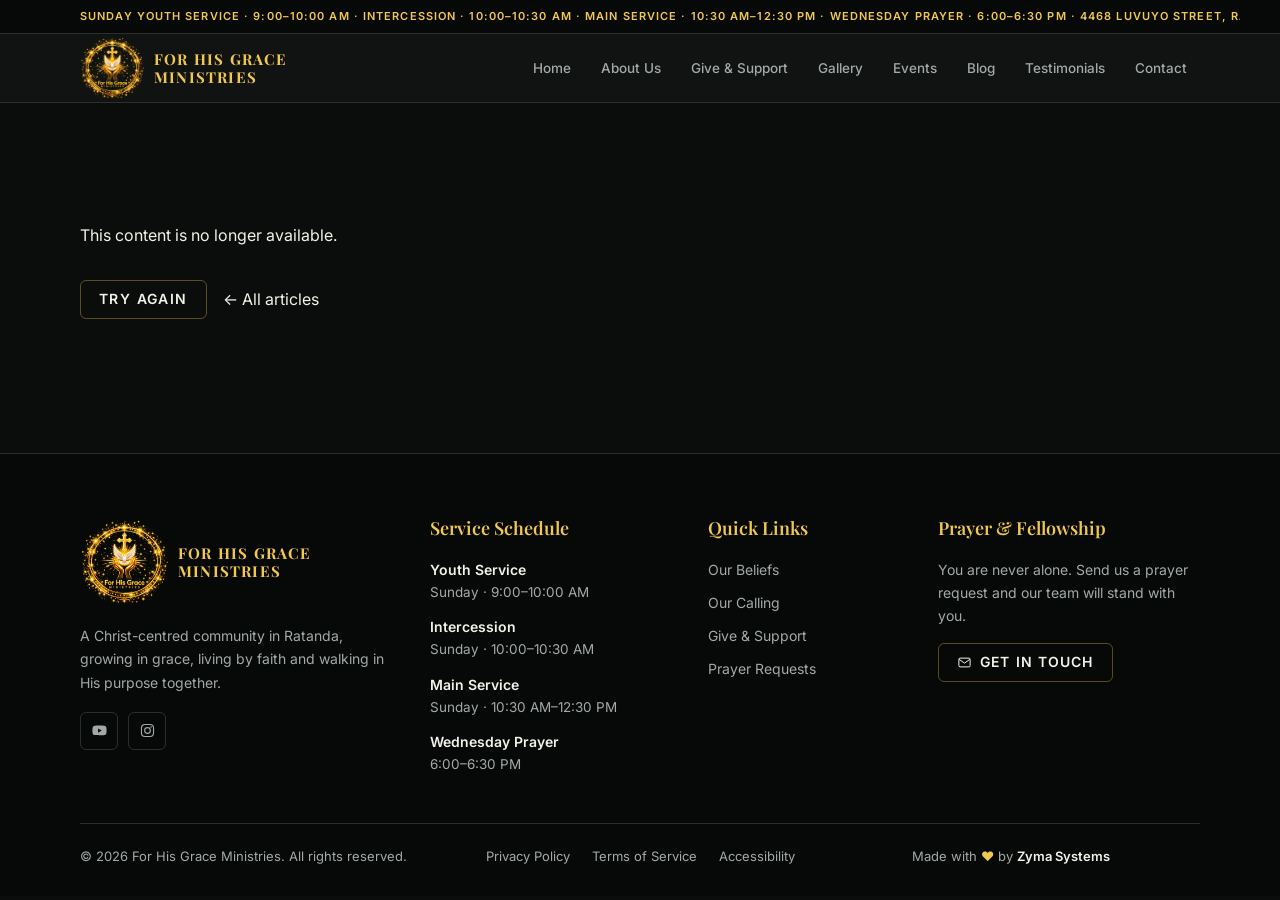
<file: blog-post.html>
<!doctype html>
<html lang="en">
  <head>
    <meta charset="utf-8">
    <meta name="viewport" content="width=device-width, initial-scale=1">
    <title>Blog | For His Grace Ministries</title>
    <meta name="description" content="Read the latest from For His Grace Ministries.">
    <link rel="icon" type="image/png" sizes="32x32" href="images/favicon-32.png">
    <link rel="icon" type="image/png" sizes="192x192" href="images/favicon-192.png">
    <link rel="apple-touch-icon" href="images/apple-touch-icon.png">
    <meta property="og:title" content="Blog | For His Grace Ministries">
    <meta property="og:description" content="Read the latest from For His Grace Ministries.">
    <meta property="og:image" content="https://hisgraceministries.co.za/images/og-image.jpg">
    <meta property="og:image:width" content="1200">
    <meta property="og:image:height" content="630">
    <meta property="og:image:alt" content="For His Grace Ministries logo">
    <meta property="og:url" content="https://hisgraceministries.co.za/blog-post.html">
    <meta property="og:type" content="website">
    <meta name="twitter:card" content="summary_large_image">
    <meta name="twitter:title" content="Blog | For His Grace Ministries">
    <meta name="twitter:description" content="Read the latest from For His Grace Ministries.">
    <meta name="twitter:image" content="https://hisgraceministries.co.za/images/og-image.jpg">
    <link rel="canonical" href="https://hisgraceministries.co.za/blog-post.html">
    <link rel="preconnect" href="https://fonts.googleapis.com">
    <link rel="preconnect" href="https://fonts.gstatic.com" crossorigin>
    <link rel="stylesheet" href="https://fonts.googleapis.com/css2?family=Inter:wght@400;500;600;700&family=Playfair+Display:ital,wght@0,500;0,600;0,700;1,500&display=swap">
    <script>document.documentElement.classList.add("js")</script>
    <link rel="stylesheet" href="styles.css">
    <link rel="stylesheet" href="cms.css">
  </head>
  <body>
    <a class="skip" href="#main">Skip to content</a>
    <div class="announce">
      <div class="wrap">
        <div class="announce-track">
          <span class="a-left">Sunday Youth Service · 9:00–10:00 AM · Intercession · 10:00–10:30 AM · Main Service · 10:30 AM–12:30 PM · Wednesday Prayer · 6:00–6:30 PM · 4468 Luvuyo Street, Ratanda EX 23</span>
          <span class="a-left" aria-hidden="true">Sunday Youth Service · 9:00–10:00 AM · Intercession · 10:00–10:30 AM · Main Service · 10:30 AM–12:30 PM · Wednesday Prayer · 6:00–6:30 PM · 4468 Luvuyo Street, Ratanda EX 23</span>
        </div>
      </div>
    </div>
    <header class="top">
      <div class="wrap">
        <a class="brand" href="index.html" aria-label="For His Grace Ministries, home">
          <img class="brand-logo" src="images/Logo_No%20Background.png" alt="For His Grace Ministries">
          <span class="brand-name">FOR HIS GRACE MINISTRIES</span>
        </a>
        <button class="menu-btn" id="menuBtn" type="button" aria-expanded="false" aria-label="Open menu" aria-controls="nav"><span></span></button>
        <nav id="nav" aria-label="Main">
          <ul>
            <li><a href="index.html" data-page="home">Home</a></li>
            <li><a href="about.html" data-page="about">About Us</a></li>
            <li><a href="giving.html" data-page="giving">Give &amp; Support</a></li>
            <li><a href="gallery.html" data-page="gallery">Gallery</a></li>
            <li><a href="events.html" data-page="events">Events</a></li>
            <li><a href="blog.html" data-page="blog">Blog</a></li>
            <li><a href="index.html#stories">Testimonials</a></li>
            <li><a href="contact.html" data-page="contact">Contact</a></li>
          </ul>
        </nav>
      </div>
    </header>
    <dialog class="announce-popup" id="announcePopup" aria-label="Announcement">
      <div class="announce-popup-content">
        <div class="announce-popup-head">
          <h3 id="popupTitle">Announcement</h3>
          <div class="announce-popup-meta" id="popupMeta">Today</div>
        </div>
        <div class="announce-popup-body" id="popupBody">
          <p>There are no new announcements at this time. Check back soon for updates from For His Grace Ministries.</p>
        </div>
        <div class="announce-popup-actions">
          <button class="announce-popup-close" id="popupClose" type="button">Close</button>
        </div>
      </div>
    </dialog>
    <button class="announce-trigger" id="announceTrigger" type="button" aria-label="View announcement" hidden>!</button>
    <main id="main" data-cms="post">
      <section class="section"><div class="wrap">
        <p id="cmsStatus" role="status" aria-live="polite">Loading content…</p>
        <dialog class="content-dialog post-dialog" id="postDialog" aria-labelledby="cmsTitle">
          <a class="content-dialog-close" href="blog.html" aria-label="Back to articles">×</a>
          <div class="content-dialog-image" id="postDialogImage" hidden></div>
          <div class="content-dialog-body">
            <p class="eyebrow">From the Heart</p>
            <h1 id="cmsTitle">Church Blog</h1>
            <p id="cmsDescription" class="post-dialog-excerpt"></p>
            <div class="content-dialog-labels" id="postDialogLabels"></div>
            <div class="content-dialog-meta" id="postDialogMeta"></div>
            <div id="cmsContent" class="content-dialog-article"></div>
          </div>
        </dialog>
        <nav id="cmsPagination" class="cms-pagination" aria-label="Content pages"></nav>
        <noscript><p>Please enable JavaScript to view published church content.</p></noscript>
      </div></section>
    </main>
    <footer class="foot">
      <div class="wrap">
        <div class="f-grid">
          <div class="f-brand">
            <a class="brand" href="index.html" aria-label="For His Grace Ministries, home">
              <img class="brand-logo" src="images/Logo_No%20Background.png" alt="For His Grace Ministries">
              <span class="brand-name">FOR HIS GRACE MINISTRIES</span>
            </a>
            <p>
              A Christ-centred community in Ratanda, growing in grace, living by faith and walking in His purpose together.
            </p>
            <div class="social">
              <a href="https://www.youtube.com/@ForHisGraceMinistries" aria-label="YouTube" target="_blank" rel="noopener noreferrer"><svg><use href="icons.svg#i-yt"/></svg></a>
              <a href="https://www.instagram.com/fhg_ministries" aria-label="Instagram" target="_blank" rel="noopener noreferrer"><svg><use href="icons.svg#i-ig"/></svg></a>
            </div>
          </div>
          <div>
            <h4>Service Schedule</h4>
            <ul class="sched">
              <li><b>Youth Service</b><span>Sunday · 9:00–10:00 AM</span></li>
              <li><b>Intercession</b><span>Sunday · 10:00–10:30 AM</span></li>
              <li><b>Main Service</b><span>Sunday · 10:30 AM–12:30 PM</span></li>
              <li><b>Wednesday Prayer</b><span>6:00–6:30 PM</span></li>
            </ul>
          </div>
          <div>
            <h4>Quick Links</h4>
            <ul class="links">
              <li><a href="about.html">Our Beliefs</a></li>
              <li><a href="about.html">Our Calling</a></li>
              <li><a href="giving.html">Give &amp; Support</a></li>
              <li><a href="contact.html">Prayer Requests</a></li>
            </ul>
          </div>
          <div>
            <h4>Prayer &amp; Fellowship</h4>
            <p class="f-note">
              You are never alone. Send us a prayer request and our team will stand with you.
            </p>
            <div class="f-btns">
              <a class="btn btn-outline btn-xs" href="contact.html"><svg><use href="icons.svg#i-mail"/></svg>Get in Touch</a>
            </div>
          </div>
        </div>
        <div class="f-base">
          <span>© 2026 For His Grace Ministries. All rights reserved.</span>
          <span class="f-links"><a href="index.html">Privacy Policy</a><a href="index.html">Terms of Service</a><a href="index.html">Accessibility</a></span>
          <p class="f-credit">Made with <span class="f-heart" role="img" aria-label="love">♥</span> by <a href="https://zyma.co.za" target="_blank" rel="noopener noreferrer">Zyma Systems</a></p>
        </div>
      </div>
    </footer>
    <script src="script.js"></script>
    <script src="content-renderer.js" defer></script>
    <script src="cms.js" defer></script>
  </body>
</html>
</file>
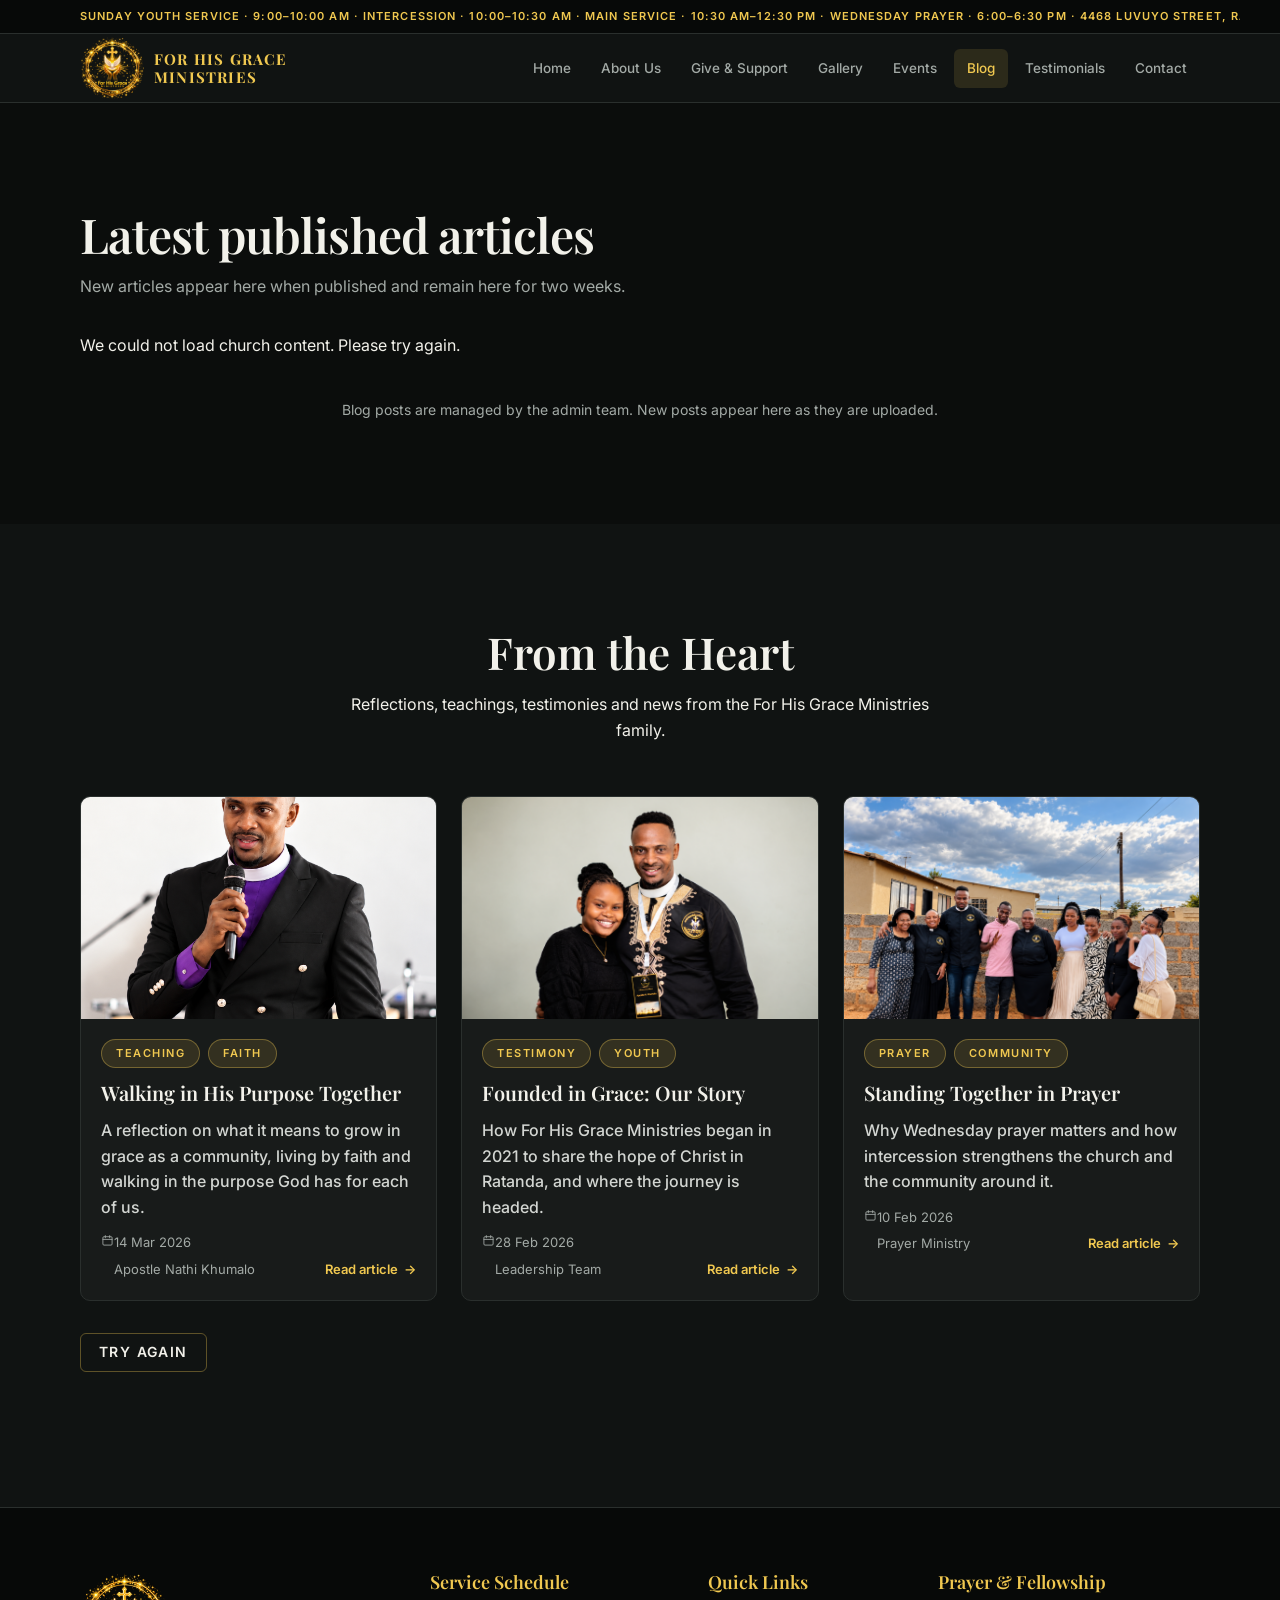
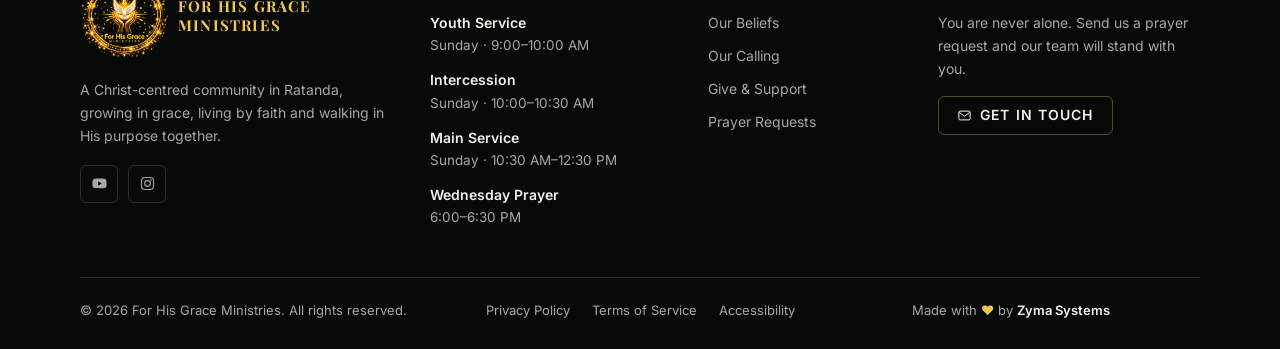
<file: blog.html>
<!doctype html>
<html lang="en">
  <head>
    <meta charset="utf-8">
    <meta name="viewport" content="width=device-width, initial-scale=1">
    <title>Blog | For His Grace Ministries</title>
    <meta name="description" content="Reflections, testimonies, teachings and news from For His Grace Ministries in Ratanda.">
    <link rel="icon" type="image/png" sizes="32x32" href="images/favicon-32.png">
    <link rel="icon" type="image/png" sizes="192x192" href="images/favicon-192.png">
    <link rel="apple-touch-icon" href="images/apple-touch-icon.png">
    <meta property="og:title" content="Blog | For His Grace Ministries">
    <meta property="og:description" content="Read reflections, testimonies, teachings and news from the For His Grace Ministries family in Ratanda.">
    <meta property="og:image" content="https://hisgraceministries.co.za/images/og-image.jpg">
    <meta property="og:image:width" content="1200">
    <meta property="og:image:height" content="630">
    <meta property="og:image:alt" content="For His Grace Ministries logo">
    <meta property="og:url" content="https://hisgraceministries.co.za/blog.html">
    <meta property="og:type" content="website">
    <meta name="twitter:card" content="summary_large_image">
    <meta name="twitter:title" content="Blog | For His Grace Ministries">
    <meta name="twitter:description" content="Read reflections, testimonies, teachings and news from For His Grace Ministries.">
    <meta name="twitter:image" content="https://hisgraceministries.co.za/images/og-image.jpg">
    <link rel="canonical" href="https://hisgraceministries.co.za/blog.html">
    <link rel="preconnect" href="https://fonts.googleapis.com">
    <link rel="preconnect" href="https://fonts.gstatic.com" crossorigin>
    <link rel="stylesheet" href="https://fonts.googleapis.com/css2?family=Inter:wght@400;500;600;700&family=Playfair+Display:ital,wght@0,500;0,600;0,700;1,500&display=swap">
    <script>document.documentElement.classList.add("js")</script>
    <link rel="stylesheet" href="styles.css">
    <link rel="stylesheet" href="cms.css">
  </head>
  <body>
    <a class="skip" href="#main">Skip to content</a>
    <div class="announce">
      <div class="wrap">
        <div class="announce-track">
          <span class="a-left">Sunday Youth Service · 9:00–10:00 AM · Intercession · 10:00–10:30 AM · Main Service · 10:30 AM–12:30 PM · Wednesday Prayer · 6:00–6:30 PM · 4468 Luvuyo Street, Ratanda EX 23</span>
          <span class="a-left" aria-hidden="true">Sunday Youth Service · 9:00–10:00 AM · Intercession · 10:00–10:30 AM · Main Service · 10:30 AM–12:30 PM · Wednesday Prayer · 6:00–6:30 PM · 4468 Luvuyo Street, Ratanda EX 23</span>
        </div>
      </div>
    </div>
    <header class="top">
      <div class="wrap">
        <a class="brand" href="index.html" aria-label="For His Grace Ministries, home">
          <img class="brand-logo" src="images/Logo_No%20Background.png" alt="For His Grace Ministries">
          <span class="brand-name">FOR HIS GRACE MINISTRIES</span>
        </a>
        <button class="menu-btn" id="menuBtn" type="button" aria-expanded="false" aria-label="Open menu" aria-controls="nav"><span></span></button>
        <nav id="nav" aria-label="Main">
          <ul>
            <li><a href="index.html" data-page="home">Home</a></li>
            <li><a href="about.html" data-page="about">About Us</a></li>
            <li><a href="giving.html" data-page="giving">Give &amp; Support</a></li>
            <li><a href="gallery.html" data-page="gallery">Gallery</a></li>
            <li><a href="events.html" data-page="events">Events</a></li>
            <li><a href="blog.html" data-page="blog" aria-current="page">Blog</a></li>
            <li><a href="index.html#stories">Testimonials</a></li>
            <li><a href="contact.html" data-page="contact">Contact</a></li>
          </ul>
        </nav>
      </div>
    </header>
    <dialog class="announce-popup" id="announcePopup" aria-label="Announcement">
      <div class="announce-popup-content">
        <div class="announce-popup-head">
          <h3 id="popupTitle">Announcement</h3>
          <div class="announce-popup-meta" id="popupMeta">Today</div>
        </div>
        <div class="announce-popup-body" id="popupBody">
          <p>There are no new announcements at this time. Check back soon for updates from For His Grace Ministries.</p>
        </div>
        <div class="announce-popup-actions">
          <button class="announce-popup-close" id="popupClose" type="button">Close</button>
        </div>
      </div>
    </dialog>
    <button class="announce-trigger" id="announceTrigger" type="button" aria-label="View announcement" hidden>!</button>
    <main id="main" data-cms="blog">
      <section class="section" aria-labelledby="blogHeading">
        <div class="wrap">
          <div class="blog-head">
            <h1 id="blogHeading">Latest published articles</h1>
            <p>New articles appear here when published and remain here for two weeks.</p>
          </div>
          <p id="cmsStatus" role="status" aria-live="polite">Loading content…</p>
          <div class="blog-grid" id="blogGrid">
            <article class="post-card admin-slot" data-admin-ready data-admin-label="post" data-post-id="1">
              <div class="post-img">
                <div class="placeholder">Featured image</div>
              </div>
              <div class="post-body">
                <div class="post-tags">
                  <span class="chip-tag">Teaching</span>
                  <span class="chip-tag">Faith</span>
                </div>
                <h2 class="post-title">Walking in His Purpose Together</h2>
                <p class="post-excerpt">A reflection on what it means to grow in grace as a community, living by faith and walking in the purpose God has for each of us.</p>
                <div class="post-footer">
                  <div class="post-meta">
                    <span><svg width="16" height="16"><use href="icons.svg#i-calendar"/></svg>14 Mar 2026</span>
                    <span><svg width="16" height="16"><use href="icons.svg#i-user"/></svg>Apostle Nathi Khumalo</span>
                  </div>
                  <button class="post-read" type="button" data-post-open>Read article <span aria-hidden="true">→</span></button>
                </div>
                <template class="post-full-content">
                  <p>Walking in God&rsquo;s purpose is not something we do alone. We grow as we worship, pray and serve alongside one another, making room for every person to use the gifts God has given them.</p>
                  <p>Grace meets us in every season of that journey. It teaches us to encourage one another, to keep trusting God when the way ahead is unclear and to celebrate the ways He is at work in our community.</p>
                  <p>As a church family, may we continue to grow in faith and walk in His purpose together.</p>
                </template>
              </div>
            </article>
            <article class="post-card admin-slot" data-admin-ready data-admin-label="post" data-post-id="2">
              <div class="post-img">
                <div class="placeholder">Featured image</div>
              </div>
              <div class="post-body">
                <div class="post-tags">
                  <span class="chip-tag">Testimony</span>
                  <span class="chip-tag">Youth</span>
                </div>
                <h2 class="post-title">Founded in Grace: Our Story</h2>
                <p class="post-excerpt">How For His Grace Ministries began in 2021 to share the hope of Christ in Ratanda, and where the journey is headed.</p>
                <div class="post-footer">
                  <div class="post-meta">
                    <span><svg width="16" height="16"><use href="icons.svg#i-calendar"/></svg>28 Feb 2026</span>
                    <span><svg width="16" height="16"><use href="icons.svg#i-user"/></svg>Leadership Team</span>
                  </div>
                  <button class="post-read" type="button" data-post-open>Read article <span aria-hidden="true">→</span></button>
                </div>
                <template class="post-full-content">
                  <p>For His Grace Ministries began in 2021 with a desire to share the hope of Christ in Ratanda. From the beginning, the heart has been to build a Christ-centred community where people can worship, grow in faith and find encouragement.</p>
                  <p>That story continues through Sunday services, prayer, fellowship and the everyday ways our church family cares for one another. Each gathering is an opportunity to learn from God&rsquo;s Word and to put faith into practice.</p>
                  <p>We are grateful for everyone who has been part of the journey so far, and we look forward to what God will continue to do in the years ahead.</p>
                </template>
              </div>
            </article>
            <article class="post-card admin-slot" data-admin-ready data-admin-label="post" data-post-id="3">
              <div class="post-img">
                <div class="placeholder">Featured image</div>
              </div>
              <div class="post-body">
                <div class="post-tags">
                  <span class="chip-tag">Prayer</span>
                  <span class="chip-tag">Community</span>
                </div>
                <h2 class="post-title">Standing Together in Prayer</h2>
                <p class="post-excerpt">Why Wednesday prayer matters and how intercession strengthens the church and the community around it.</p>
                <div class="post-footer">
                  <div class="post-meta">
                    <span><svg width="16" height="16"><use href="icons.svg#i-calendar"/></svg>10 Feb 2026</span>
                    <span><svg width="16" height="16"><use href="icons.svg#i-user"/></svg>Prayer Ministry</span>
                  </div>
                  <button class="post-read" type="button" data-post-open>Read article <span aria-hidden="true">→</span></button>
                </div>
                <template class="post-full-content">
                  <p>Prayer is one of the ways we bring our hopes, concerns and gratitude before God. When we gather to pray, we also make space to listen, to encourage one another and to remember that no one in the community has to carry a burden alone.</p>
                  <p>Our Wednesday prayer meeting is a dedicated time to intercede for the church, our neighbours and the wider world. Every voice and every prayer matters, whether spoken aloud or held quietly in the heart.</p>
                  <p>We invite you to join us as we stand together in faith and seek God&rsquo;s guidance for our community.</p>
                </template>
              </div>
            </article>
          </div>
          <dialog class="content-dialog post-dialog" id="postDialog" aria-labelledby="postDialogTitle">
            <button class="content-dialog-close" type="button" data-dialog-close aria-label="Close article">×</button>
            <div class="content-dialog-image" id="postDialogImage" hidden></div>
            <div class="content-dialog-body">
              <p class="eyebrow">From the Heart</p>
              <h2 id="postDialogTitle"></h2>
              <p class="post-dialog-excerpt" id="postDialogExcerpt" hidden></p>
              <div class="content-dialog-labels" id="postDialogLabels"></div>
              <div class="content-dialog-meta" id="postDialogMeta"></div>
              <div class="content-dialog-article" id="postDialogArticle"></div>
            </div>
          </dialog>
          <p class="muted small" style="margin-top:24px;text-align:center;">
            Blog posts are managed by the admin team. New posts appear here as they are uploaded.
          </p>
        </div>
      </section>
      <section class="section bg2" id="blogArchiveSection" aria-labelledby="cmsTitle">
        <div class="wrap">
          <header class="sec-head"><h2 id="cmsTitle">From the Heart</h2><p id="cmsDescription">Reflections, teachings, testimonies and news from the For His Grace Ministries family.</p></header>
          <div id="cmsContent" class="blog-grid"></div>
          <nav id="cmsPagination" class="cms-pagination" aria-label="Content pages"></nav>
          <noscript><p>Enable JavaScript to load the latest published content. Existing articles are shown above.</p></noscript>
        </div>
      </section>
    </main>
    <footer class="foot">
      <div class="wrap">
        <div class="f-grid">
          <div class="f-brand">
            <a class="brand" href="index.html" aria-label="For His Grace Ministries, home">
              <img class="brand-logo" src="images/Logo_No%20Background.png" alt="For His Grace Ministries">
              <span class="brand-name">FOR HIS GRACE MINISTRIES</span>
            </a>
            <p>
              A Christ-centred community in Ratanda, growing in grace, living by faith and walking in His purpose together.
            </p>
            <div class="social">
              <a href="https://www.youtube.com/@ForHisGraceMinistries" aria-label="YouTube" target="_blank" rel="noopener noreferrer"><svg><use href="icons.svg#i-yt"/></svg></a>
              <a href="https://www.instagram.com/fhg_ministries" aria-label="Instagram" target="_blank" rel="noopener noreferrer"><svg><use href="icons.svg#i-ig"/></svg></a>
            </div>
          </div>
          <div>
            <h4>Service Schedule</h4>
            <ul class="sched">
              <li><b>Youth Service</b><span>Sunday · 9:00–10:00 AM</span></li>
              <li><b>Intercession</b><span>Sunday · 10:00–10:30 AM</span></li>
              <li><b>Main Service</b><span>Sunday · 10:30 AM–12:30 PM</span></li>
              <li><b>Wednesday Prayer</b><span>6:00–6:30 PM</span></li>
            </ul>
          </div>
          <div>
            <h4>Quick Links</h4>
            <ul class="links">
              <li><a href="about.html">Our Beliefs</a></li>
              <li><a href="about.html">Our Calling</a></li>
              <li><a href="giving.html">Give &amp; Support</a></li>
              <li><a href="contact.html">Prayer Requests</a></li>
            </ul>
          </div>
          <div>
            <h4>Prayer &amp; Fellowship</h4>
            <p class="f-note">
              You are never alone. Send us a prayer request and our team will stand with you.
            </p>
            <div class="f-btns">
              <a class="btn btn-outline btn-xs" href="contact.html"><svg><use href="icons.svg#i-mail"/></svg>Get in Touch</a>
            </div>
          </div>
        </div>
        <div class="f-base">
          <span>© 2026 For His Grace Ministries. All rights reserved.</span>
          <span class="f-links"><a href="index.html">Privacy Policy</a><a href="index.html">Terms of Service</a><a href="index.html">Accessibility</a></span>
          <p class="f-credit">Made with <span class="f-heart" role="img" aria-label="love">♥</span> by <a href="https://zyma.co.za" target="_blank" rel="noopener noreferrer">Zyma Systems</a></p>
        </div>
      </div>
    </footer>
    <script src="script.js"></script>
    <script src="content-renderer.js" defer></script>
    <script src="cms.js" defer></script>
  </body>
</html>
</file>
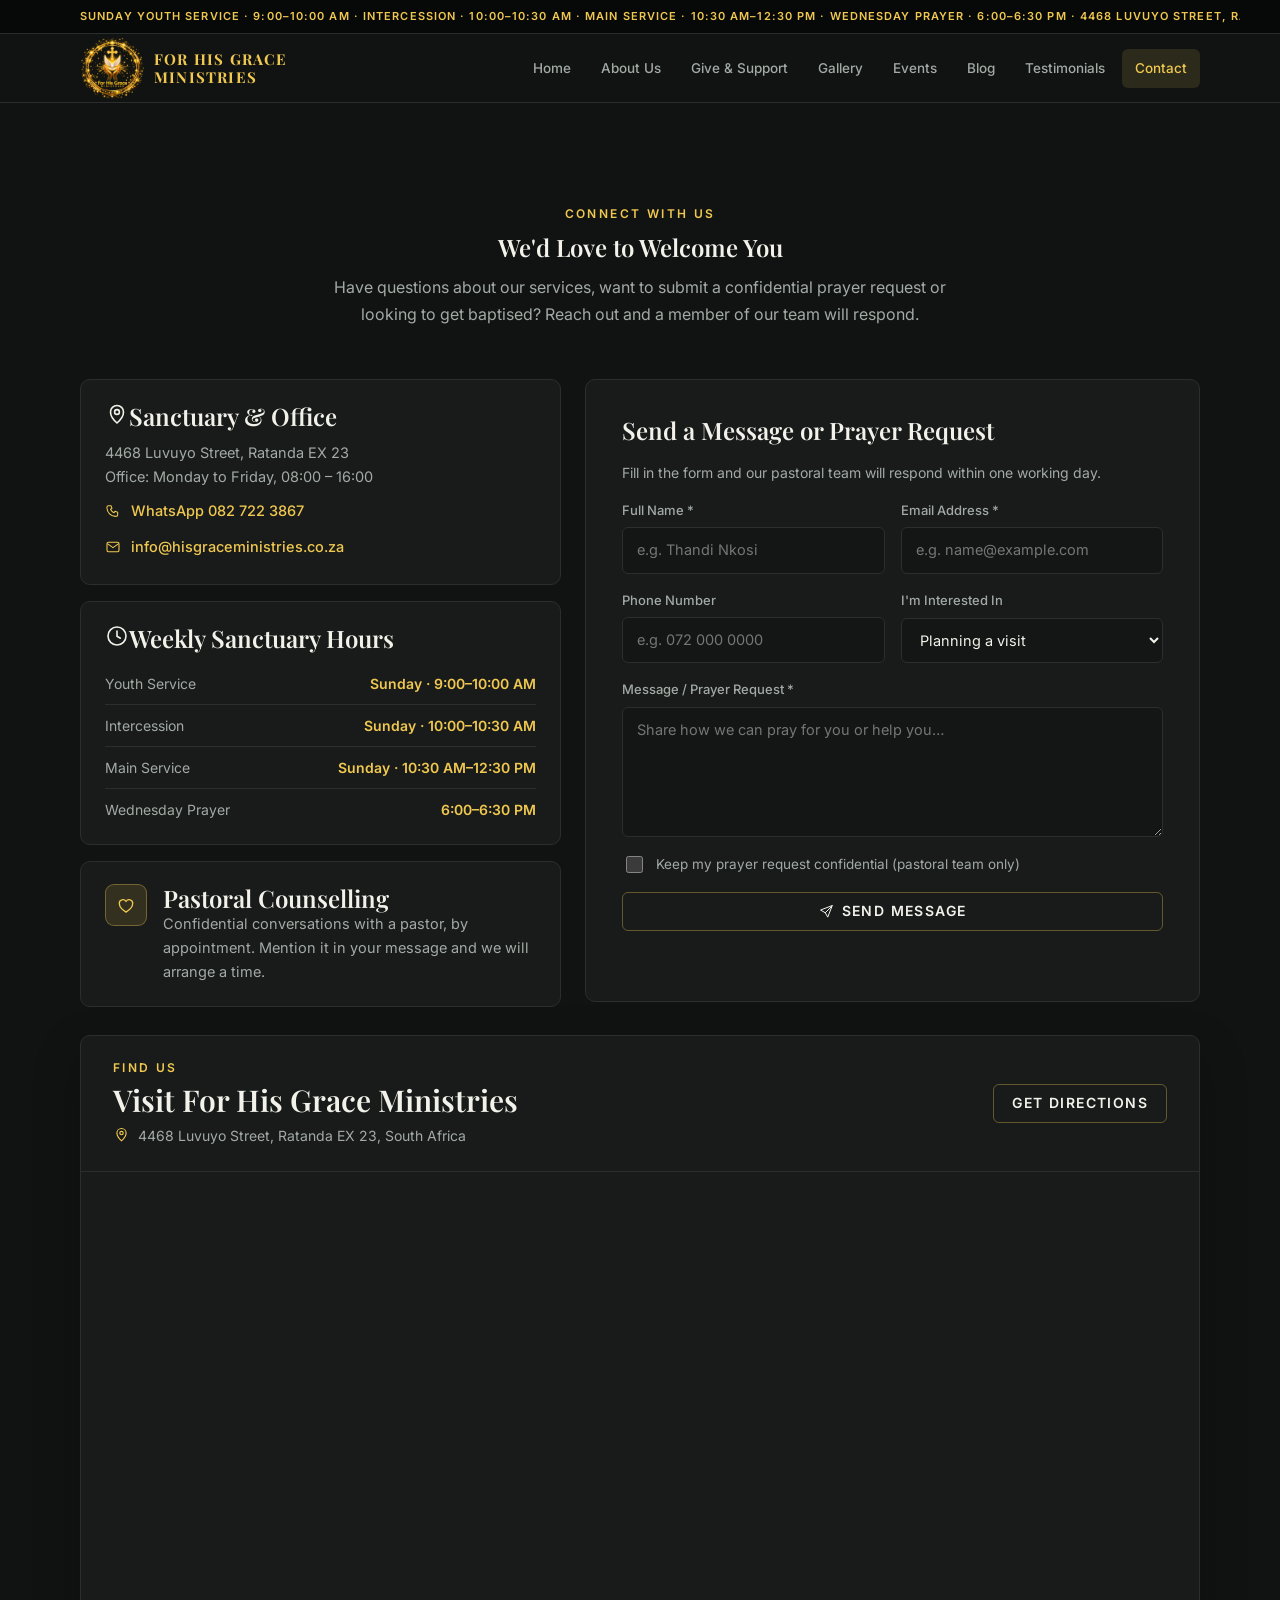
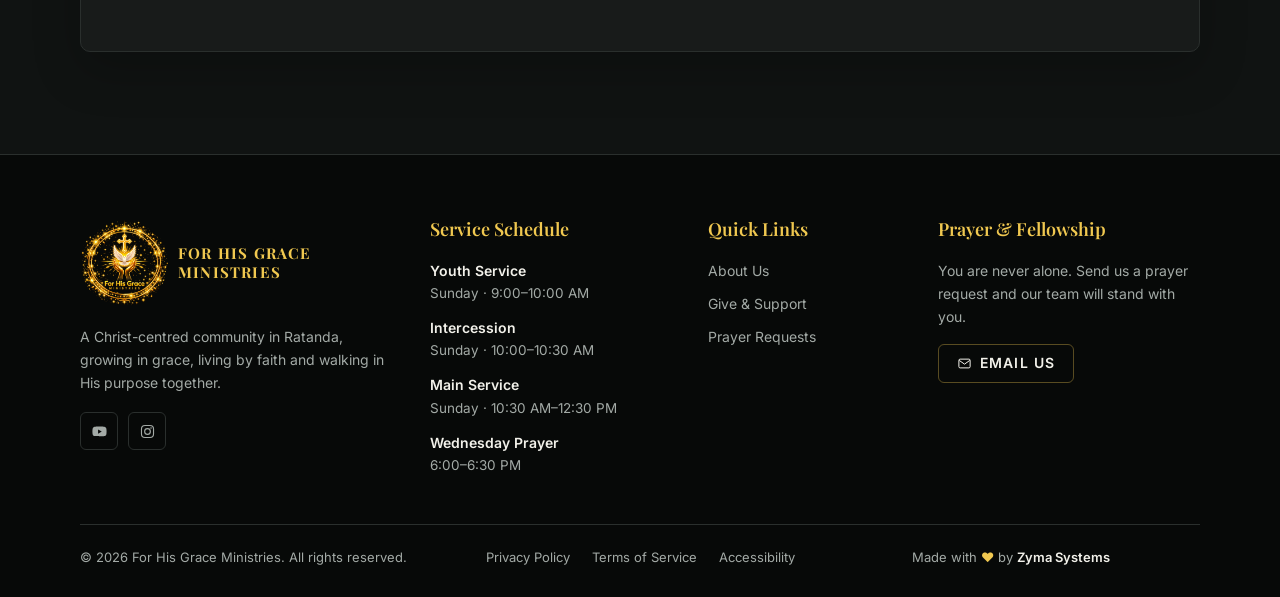
<file: contact.html>
<!doctype html>
<html lang="en">
  <head>
    <meta charset="utf-8">
    <meta name="viewport" content="width=device-width, initial-scale=1">
    <title>Contact | For His Grace Ministries</title>
    <meta name="description" content="Contact For His Grace Ministries, plan a visit, or send a confidential prayer request.">
    <link rel="icon" type="image/png" sizes="32x32" href="images/favicon-32.png">
    <link rel="icon" type="image/png" sizes="192x192" href="images/favicon-192.png">
    <link rel="apple-touch-icon" href="images/apple-touch-icon.png">
    <meta property="og:title" content="Contact | For His Grace Ministries">
    <meta property="og:description" content="Contact For His Grace Ministries in Ratanda, plan a visit, or reach out to our pastoral team.">
    <meta property="og:image" content="https://hisgraceministries.co.za/images/og-image.jpg">
    <meta property="og:image:width" content="1200">
    <meta property="og:image:height" content="630">
    <meta property="og:image:alt" content="For His Grace Ministries logo">
    <meta property="og:url" content="https://hisgraceministries.co.za/contact.html">
    <meta property="og:type" content="website">
    <link rel="canonical" href="https://hisgraceministries.co.za/contact.html">
    <meta name="twitter:card" content="summary_large_image">
    <meta name="twitter:title" content="Contact | For His Grace Ministries">
    <meta name="twitter:description" content="Contact For His Grace Ministries in Ratanda, plan a visit, or reach out to our pastoral team.">
    <meta name="twitter:image" content="https://hisgraceministries.co.za/images/og-image.jpg">
    <link rel="preconnect" href="https://fonts.googleapis.com">
    <link rel="preconnect" href="https://fonts.gstatic.com" crossorigin>
    <link rel="stylesheet" href="https://fonts.googleapis.com/css2?family=Inter:wght@400;500;600;700&family=Playfair+Display:ital,wght@0,500;0,600;0,700;1,500&display=swap">
    <script>document.documentElement.classList.add("js")</script>
    <link rel="stylesheet" href="styles.css">
  </head>
  
  <body>
    <a class="skip" href="#main">Skip to content</a>
    <div class="announce">
      <div class="wrap">
        <div class="announce-track">
          <span class="a-left">Sunday Youth Service · 9:00–10:00 AM · Intercession · 10:00–10:30 AM · Main Service · 10:30 AM–12:30 PM · Wednesday Prayer · 6:00–6:30 PM · 4468 Luvuyo Street, Ratanda EX 23</span>
          <span class="a-left" aria-hidden="true">Sunday Youth Service · 9:00–10:00 AM · Intercession · 10:00–10:30 AM · Main Service · 10:30 AM–12:30 PM · Wednesday Prayer · 6:00–6:30 PM · 4468 Luvuyo Street, Ratanda EX 23</span>
        </div>
      </div>
    </div>
    <header class="top">
      <div class="wrap">
        <a class="brand" href="index.html" aria-label="For His Grace Ministries, home">
          <img class="brand-logo" src="images/Logo_No%20Background.png" alt="For His Grace Ministries">
          <span class="brand-name">FOR HIS GRACE MINISTRIES</span>
        </a>
        <nav id="nav" aria-label="Main">
          <ul>
            <li>
              <a href="index.html" data-page="home">Home</a>
            </li>
            <li>
              <a href="about.html" data-page="about">About Us</a>
            </li>
            <li>
              <a href="giving.html" data-page="giving">Give &amp; Support</a>
            </li>
            <li>
              <a href="gallery.html" data-page="gallery">Gallery</a>
            </li>
            <li>
              <a href="events.html" data-page="events">Events</a>
            </li>
            <li>
              <a href="blog.html" data-page="blog">Blog</a>
            </li>
            <li>
              <a href="index.html#stories">Testimonials</a>
            </li>
            <li>
              <a href="contact.html" data-page="contact">Contact</a>
            </li>
          </ul>
        </nav>
        <button class="menu-btn" id="menuBtn" type="button" aria-label="Open menu" aria-expanded="false" aria-controls="nav"><span></span></button>
      </div>
    </header>
    <dialog class="announce-popup" id="announcePopup" aria-label="Announcement">
      <div class="announce-popup-content">
        <div class="announce-popup-head">
          <h3 id="popupTitle">Announcement</h3>
          <div class="announce-popup-meta" id="popupMeta">Today</div>
        </div>
        <div class="announce-popup-body" id="popupBody">
          <p>There are no new announcements at this time. Check back soon for updates from For His Grace Ministries.</p>
        </div>
        <div class="announce-popup-actions">
          <button class="announce-popup-close" id="popupClose" type="button">Close</button>
        </div>
      </div>
    </dialog>
    <button class="announce-trigger" id="announceTrigger" type="button" aria-label="View announcement" hidden>!</button>
    <main id="main">
      <section class="section bg2" id="contact">
        <div class="wrap">
          <header class="sec-head center">
            <p class="eyebrow">
              Connect with us
            </p>
            <h1>
              We'd Love to Welcome You
            </h1>
            <p class="muted">
              Have questions about our services, want to submit a confidential prayer request or looking to get baptised? Reach out and a member of our team will respond.
            </p>
          </header>
          <div class="contact-grid">
            <div class="info-col">
              <div class="info-card">
                <h2>
                  <svg><use href="icons.svg#i-pin"/></svg>Sanctuary &amp; Office
                </h2>
                <p class="muted">
                  4468 Luvuyo Street, Ratanda EX 23<br>Office: Monday to Friday, 08:00 – 16:00
                </p>
                <p>
                  <a href="https://wa.me/27827223867"><svg><use href="icons.svg#i-phone"/></svg>WhatsApp 082 722 3867</a>
                </p>
                <p>
                  <a href="mailto:info@hisgraceministries.co.za?subject=Message%20to%20For%20His%20Grace%20Ministries&amp;body=Hello%20For%20His%20Grace%20Ministries%2C%0D%0A%0D%0AI%20would%20like%20to%20get%20in%20touch.%0D%0A%0D%0AName%3A%0D%0APhone%3A%0D%0AMessage%3A"><svg><use href="icons.svg#i-mail"/></svg>info@hisgraceministries.co.za</a>
                </p>
              </div>
              <div class="info-card">
                <h2>
                  <svg><use href="icons.svg#i-clock"/></svg>Weekly Sanctuary Hours
                </h2>
                <ul class="hours">
                  <li>
                    <span>Youth Service</span><b>Sunday · 9:00–10:00 AM</b>
                  </li>
                  <li>
                    <span>Intercession</span><b>Sunday · 10:00–10:30 AM</b>
                  </li>
                  <li>
                    <span>Main Service</span><b>Sunday · 10:30 AM–12:30 PM</b>
                  </li>
                  <li>
                    <span>Wednesday Prayer</span><b>6:00–6:30 PM</b>
                  </li>
                </ul>
              </div>
              <div class="info-card row">
                <span class="sq"><svg><use href="icons.svg#i-heart"/></svg></span>
                <div>
                  <h2>
                    Pastoral Counselling
                  </h2>
                  <p class="muted">
                    Confidential conversations with a pastor, by appointment. Mention it in your message and we will arrange a time.
                  </p>
                </div>
              </div>
            </div>
            <form class="msg" id="msgForm" novalidate>
              <h2>
                Send a Message or Prayer Request
              </h2>
              <p class="muted small">
                Fill in the form and our pastoral team will respond within one working day.
              </p>
              <div class="row2">
                <label for="f-name">
                  Full Name *<input id="f-name" name="name" type="text" placeholder="e.g. Thandi Nkosi" autocomplete="name" required>
                </label>
                <label for="f-email">
                  Email Address *<input id="f-email" name="email" type="email" placeholder="e.g. name@example.com" autocomplete="email" required>
                </label>
              </div>
              <div class="row2">
                <label for="f-phone">
                  Phone Number<input id="f-phone" name="phone" type="tel" placeholder="e.g. 072 000 0000" autocomplete="tel">
                </label>
                <label for="f-topic">
                  I'm Interested In<select id="f-topic" name="topic"><option>Planning a visit</option><option>Prayer request</option><option>Pastoral counselling</option><option>Baptism</option><option>Something else</option></select>
                </label>
              </div>
              <label for="f-msg">
                Message / Prayer Request *<textarea id="f-msg" name="message" placeholder="Share how we can pray for you or help you…" required></textarea>
              </label>
              <label class="consent" for="f-ok">
                <input id="f-ok" name="confidential" type="checkbox"><span>Keep my prayer request confidential (pastoral team only)</span>
              </label>
              <button class="btn btn-gold btn-block" type="submit"><svg><use href="icons.svg#i-send"/></svg>Send Message</button>
              <p class="status" id="status" role="status" aria-live="polite">
              </p>
            </form>
          </div>
          <section class="location-map" aria-labelledby="location-map-title">
            <div class="location-map-heading">
              <div>
                <p class="eyebrow">Find us</p>
                <h2 id="location-map-title">Visit For His Grace Ministries</h2>
                <p class="location-address"><svg><use href="icons.svg#i-pin"/></svg>4468 Luvuyo Street, Ratanda EX 23, South Africa</p>
              </div>
              <a class="btn btn-gold" href="https://www.google.com/maps/search/?api=1&amp;query=For%20His%20Grace%20Ministries%2C%204468%20Luvuyo%20Street%2C%20Ratanda%20EX%2023%2C%20South%20Africa" target="_blank" rel="noopener noreferrer">Get Directions</a>
            </div>
            <iframe
              src="https://maps.google.com/maps?q=4468%20Luvuyo%20Street%2C%20Ratanda%20EX%2023%2C%20South%20Africa&amp;z=17&amp;output=embed"
              title="Map showing For His Grace Ministries at 4468 Luvuyo Street, Ratanda EX 23"
              loading="lazy"
              referrerpolicy="no-referrer-when-downgrade"
              allowfullscreen>
            </iframe>
          </section>
        </div>
      </section>
    </main>
    <footer class="foot">
      <div class="wrap">
        <div class="f-grid">
          <div class="f-brand">
            <a class="brand" href="index.html" aria-label="For His Grace Ministries, home">
              <img class="brand-logo" src="images/Logo_No%20Background.png" alt="For His Grace Ministries">
              <span class="brand-name">FOR HIS GRACE MINISTRIES</span>
            </a>
            <p>
              A Christ-centred community in Ratanda, growing in grace, living by faith and walking in His purpose together.
            </p>
            <div class="social">
              <a href="https://www.youtube.com/@ForHisGraceMinistries" aria-label="YouTube" target="_blank" rel="noopener noreferrer"><svg><use href="icons.svg#i-yt"/></svg></a><a href="https://www.instagram.com/fhg_ministries" aria-label="Instagram" target="_blank" rel="noopener noreferrer"><svg><use href="icons.svg#i-ig"/></svg></a>
            </div>
          </div>
          <div>
            <h4>
              Service Schedule
            </h4>
            <ul class="sched">
              <li>
                <b>Youth Service</b><span>Sunday · 9:00–10:00 AM</span>
              </li>
              <li>
                <b>Intercession</b><span>Sunday · 10:00–10:30 AM</span>
              </li>
              <li>
                <b>Main Service</b><span>Sunday · 10:30 AM–12:30 PM</span>
              </li>
              <li>
                <b>Wednesday Prayer</b><span>6:00–6:30 PM</span>
              </li>
            </ul>
          </div>
          <div>
            <h4>
              Quick Links
            </h4>
            <ul class="links">
              <li>
                <a href="about.html">About Us</a>
              </li>
              <li>
                <a href="giving.html">Give &amp; Support</a>
              </li>
              <li>
                <a href="contact.html">Prayer Requests</a>
              </li>
            </ul>
          </div>
          <div>
            <h4>
              Prayer &amp; Fellowship
            </h4>
            <p class="f-note">
              You are never alone. Send us a prayer request and our team will stand with you.
            </p>
            <div class="f-btns">
              <a class="btn btn-outline btn-xs" href="mailto:info@hisgraceministries.co.za?subject=Message%20to%20For%20His%20Grace%20Ministries&amp;body=Hello%20For%20His%20Grace%20Ministries%2C%0D%0A%0D%0AI%20would%20like%20to%20get%20in%20touch.%0D%0A%0D%0AName%3A%0D%0APhone%3A%0D%0AMessage%3A"><svg><use href="icons.svg#i-mail"/></svg>Email Us</a>
            </div>
          </div>
        </div>
        <div class="f-base">
          <span>© 2026 For His Grace Ministries. All rights reserved.</span><span class="f-links"><a href="index.html">Privacy Policy</a><a href="index.html">Terms of Service</a><a href="index.html">Accessibility</a></span>
          <p class="f-credit">Made with <span class="f-heart" role="img" aria-label="love">♥</span> by <a href="https://zyma.co.za" target="_blank" rel="noopener noreferrer">Zyma Systems</a></p>
        </div>
      </div>
    </footer>
    <script src="script.js"></script>
  </body>
</html>
</file>
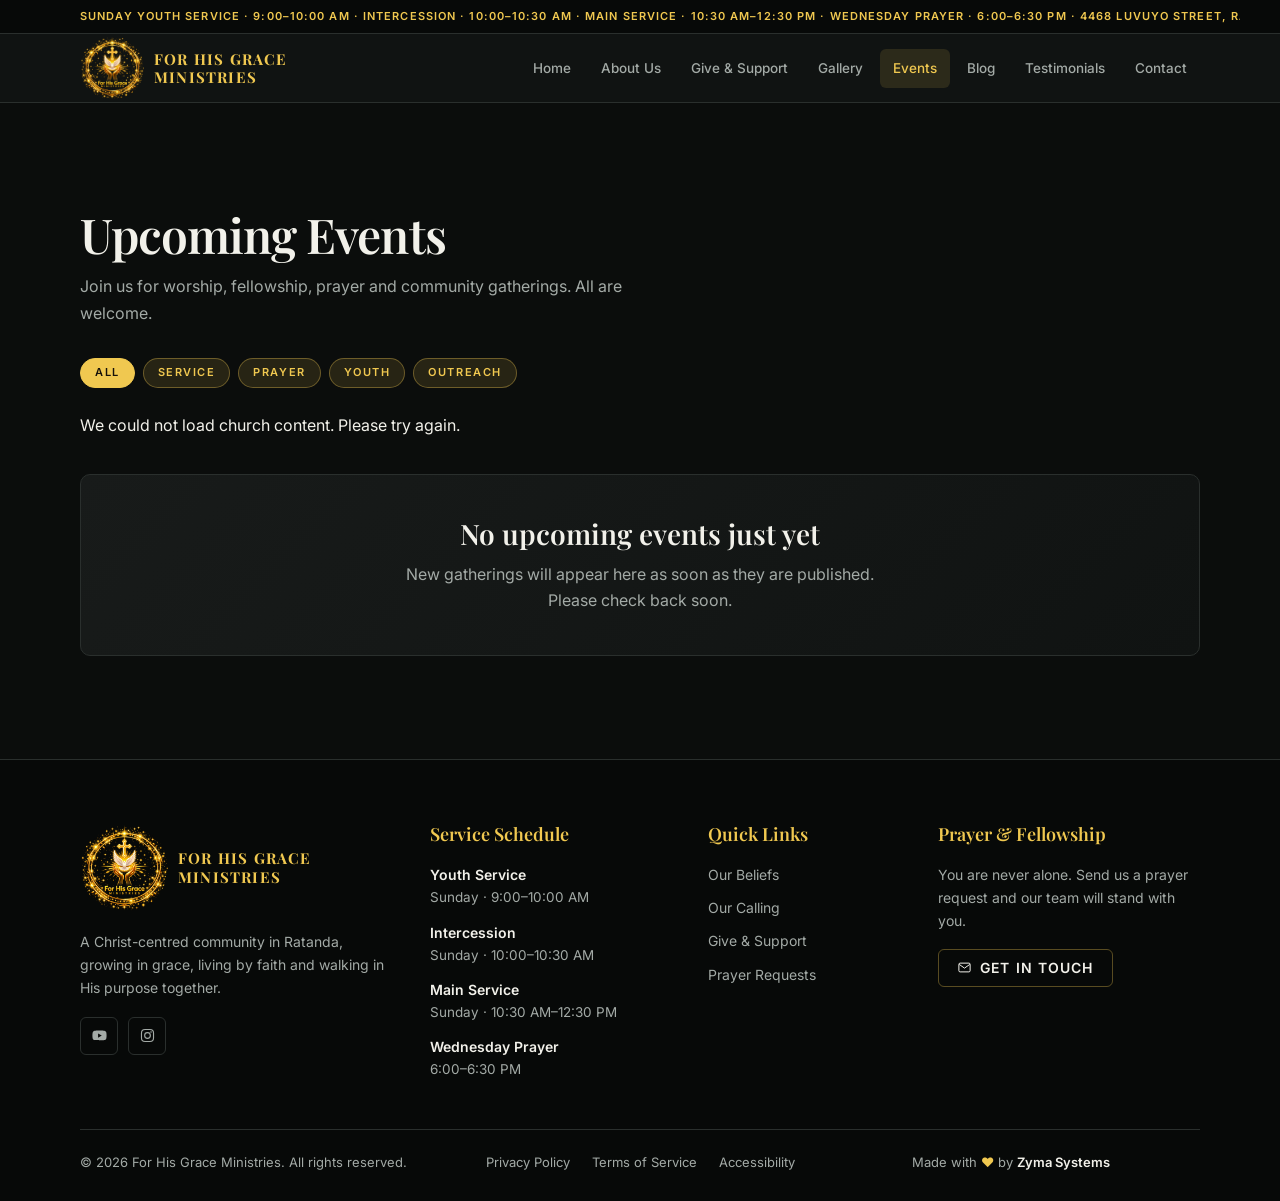
<file: events.html>
<!doctype html>
<html lang="en">
  <head>
    <meta charset="utf-8">
    <meta name="viewport" content="width=device-width, initial-scale=1">
    <title>Events | For His Grace Ministries</title>
    <meta name="description" content="Upcoming services, youth gatherings, prayer meetings and community events at For His Grace Ministries in Ratanda.">
    <link rel="icon" type="image/png" sizes="32x32" href="images/favicon-32.png">
    <link rel="icon" type="image/png" sizes="192x192" href="images/favicon-192.png">
    <link rel="apple-touch-icon" href="images/apple-touch-icon.png">
    <meta property="og:title" content="Events | For His Grace Ministries">
    <meta property="og:description" content="See what is coming up at For His Grace Ministries — services, youth gatherings, prayer meetings and community outreach in Ratanda.">
    <meta property="og:image" content="https://hisgraceministries.co.za/images/og-image.jpg">
    <meta property="og:image:width" content="1200">
    <meta property="og:image:height" content="630">
    <meta property="og:image:alt" content="For His Grace Ministries logo">
    <meta property="og:url" content="https://hisgraceministries.co.za/events.html">
    <meta property="og:type" content="website">
    <meta name="twitter:card" content="summary_large_image">
    <meta name="twitter:title" content="Events | For His Grace Ministries">
    <meta name="twitter:description" content="See what is coming up at For His Grace Ministries.">
    <meta name="twitter:image" content="https://hisgraceministries.co.za/images/og-image.jpg">
    <link rel="canonical" href="https://hisgraceministries.co.za/events.html">
    <link rel="preconnect" href="https://fonts.googleapis.com">
    <link rel="preconnect" href="https://fonts.gstatic.com" crossorigin>
    <link rel="stylesheet" href="https://fonts.googleapis.com/css2?family=Inter:wght@400;500;600;700&family=Playfair+Display:ital,wght@0,500;0,600;0,700;1,500&display=swap">
    <script>document.documentElement.classList.add("js")</script>
    <link rel="stylesheet" href="styles.css">
    <link rel="stylesheet" href="cms.css">
  </head>
  <body>
    <a class="skip" href="#main">Skip to content</a>
    <div class="announce">
      <div class="wrap">
        <div class="announce-track">
          <span class="a-left">Sunday Youth Service · 9:00–10:00 AM · Intercession · 10:00–10:30 AM · Main Service · 10:30 AM–12:30 PM · Wednesday Prayer · 6:00–6:30 PM · 4468 Luvuyo Street, Ratanda EX 23</span>
          <span class="a-left" aria-hidden="true">Sunday Youth Service · 9:00–10:00 AM · Intercession · 10:00–10:30 AM · Main Service · 10:30 AM–12:30 PM · Wednesday Prayer · 6:00–6:30 PM · 4468 Luvuyo Street, Ratanda EX 23</span>
        </div>
      </div>
    </div>
    <header class="top">
      <div class="wrap">
        <a class="brand" href="index.html" aria-label="For His Grace Ministries, home">
          <img class="brand-logo" src="images/Logo_No%20Background.png" alt="For His Grace Ministries">
          <span class="brand-name">FOR HIS GRACE MINISTRIES</span>
        </a>
        <button class="menu-btn" id="menuBtn" type="button" aria-expanded="false" aria-label="Open menu" aria-controls="nav"><span></span></button>
        <nav id="nav" aria-label="Main">
          <ul>
            <li><a href="index.html" data-page="home">Home</a></li>
            <li><a href="about.html" data-page="about">About Us</a></li>
            <li><a href="giving.html" data-page="giving">Give &amp; Support</a></li>
            <li><a href="gallery.html" data-page="gallery">Gallery</a></li>
            <li><a href="events.html" data-page="events" aria-current="page">Events</a></li>
            <li><a href="blog.html" data-page="blog">Blog</a></li>
            <li><a href="index.html#stories">Testimonials</a></li>
            <li><a href="contact.html" data-page="contact">Contact</a></li>
          </ul>
        </nav>
      </div>
    </header>
    <dialog class="announce-popup" id="announcePopup" aria-label="Announcement">
      <div class="announce-popup-content">
        <div class="announce-popup-head">
          <h3 id="popupTitle">Announcement</h3>
          <div class="announce-popup-meta" id="popupMeta">Today</div>
        </div>
        <div class="announce-popup-body" id="popupBody">
          <p>There are no new announcements at this time. Check back soon for updates from For His Grace Ministries.</p>
        </div>
        <div class="announce-popup-actions">
          <button class="announce-popup-close" id="popupClose" type="button">Close</button>
        </div>
      </div>
    </dialog>
    <button class="announce-trigger" id="announceTrigger" type="button" aria-label="View announcement" hidden>!</button>
    <main id="main" data-cms="events">
      <section class="section" aria-labelledby="eventsHeading">
        <div class="wrap">
          <div class="ev-head">
            <h1 id="eventsHeading">Upcoming Events</h1>
            <p>Join us for worship, fellowship, prayer and community gatherings. All are welcome.</p>
          </div>
          <div class="ev-filter" id="eventFilters">
            <button type="button" class="chip-tag" data-filter="all">All</button>
            <button type="button" class="chip-tag" data-filter="service">Service</button>
            <button type="button" class="chip-tag" data-filter="prayer">Prayer</button>
            <button type="button" class="chip-tag" data-filter="youth">Youth</button>
            <button type="button" class="chip-tag" data-filter="outreach">Outreach</button>
          </div>
          <p id="cmsStatus" role="status" aria-live="polite">Loading content…</p>
          <div class="ev-grid" id="eventsGrid">
            <!-- Admin uploads events here. Each card gets data-event-id for the admin panel. -->
            <article class="event-card admin-slot" data-admin-ready data-admin-label="event" data-event-id="1" data-cat="service" hidden>
              <div class="event-img">
                <div class="placeholder">Event photo</div>
                <div class="event-date">
                  <span class="day">15</span>
                  <span class="mar">Mar</span>
                </div>
              </div>
              <div class="event-body">
                <h2 class="event-title">Sunday Main Service</h2>
                <div class="event-meta">
                  <span><svg width="16" height="16"><use href="icons.svg#i-calendar"/></svg>10:30 AM</span>
                  <span><svg width="16" height="16"><use href="icons.svg#i-pin"/></svg>Sanctuary</span>
                </div>
                <p class="event-excerpt">Weekly main service with worship, prayer and the preaching of God&rsquo;s Word.</p>
                <div class="event-actions">
                  <button class="btn btn-primary" type="button" data-event-open>View event</button>
                </div>
              </div>
            </article>
            <article class="event-card admin-slot" data-admin-ready data-admin-label="event" data-event-id="2" data-cat="prayer" hidden>
              <div class="event-img">
                <div class="placeholder">Event photo</div>
                <div class="event-date">
                  <span class="day">18</span>
                  <span class="mar">Mar</span>
                </div>
              </div>
              <div class="event-body">
                <h2 class="event-title">Wednesday Prayer Meeting</h2>
                <div class="event-meta">
                  <span><svg width="16" height="16"><use href="icons.svg#i-calendar"/></svg>6:00 PM</span>
                  <span><svg width="16" height="16"><use href="icons.svg#i-pin"/></svg>Prayer Room</span>
                </div>
                <p class="event-excerpt">Mid-week intercession and prayer for the church, community and nations.</p>
                <div class="event-actions">
                  <button class="btn btn-primary" type="button" data-event-open>View event</button>
                </div>
              </div>
            </article>
            <article class="event-card admin-slot" data-admin-ready data-admin-label="event" data-event-id="3" data-cat="youth" hidden>
              <div class="event-img">
                <div class="placeholder">Event photo</div>
                <div class="event-date">
                  <span class="day">22</span>
                  <span class="mar">Mar</span>
                </div>
              </div>
              <div class="event-body">
                <h2 class="event-title">Youth Service</h2>
                <div class="event-meta">
                  <span><svg width="16" height="16"><use href="icons.svg#i-calendar"/></svg>9:00 AM</span>
                  <span><svg width="16" height="16"><use href="icons.svg#i-pin"/></svg>Youth Hall</span>
                </div>
                <p class="event-excerpt">A service dedicated to our young people — worship, teaching and fellowship.</p>
                <div class="event-actions">
                  <button class="btn btn-primary" type="button" data-event-open>View event</button>
                </div>
              </div>
            </article>
            <article class="event-card admin-slot" data-admin-ready data-admin-label="event" data-event-id="4" data-cat="outreach" hidden>
              <div class="event-img">
                <div class="placeholder">Event photo</div>
                <div class="event-date">
                  <span class="day">29</span>
                  <span class="mar">Mar</span>
                </div>
              </div>
              <div class="event-body">
                <h2 class="event-title">Community Outreach</h2>
                <div class="event-meta">
                  <span><svg width="16" height="16"><use href="icons.svg#i-calendar"/></svg>10:00 AM</span>
                  <span><svg width="16" height="16"><use href="icons.svg#i-pin"/></svg>Ratanda EX 23</span>
                </div>
                <p class="event-excerpt">Reaching out to the community with food parcels, prayer and the love of Christ.</p>
                <div class="event-actions">
                  <button class="btn btn-primary" type="button" data-event-open>View event</button>
                </div>
              </div>
            </article>
          </div>
          <div class="events-empty" id="eventsEmpty" role="status" aria-live="polite">
            <h2>No upcoming events just yet</h2>
            <p>New gatherings will appear here as soon as they are published. Please check back soon.</p>
          </div>
          <dialog class="content-dialog event-dialog" id="eventDialog" aria-labelledby="eventDialogTitle">
            <button class="content-dialog-close" type="button" data-dialog-close aria-label="Close event details">×</button>
            <div class="content-dialog-image" id="eventDialogImage" hidden></div>
            <div class="content-dialog-body">
              <p class="eyebrow">Event details</p>
              <h2 id="eventDialogTitle"></h2>
              <div class="content-dialog-meta" id="eventDialogMeta"></div>
              <p id="eventDialogDescription"></p>
            </div>
          </dialog>
        </div>
      </section>
      <section class="section bg2" id="moreEventsSection" aria-labelledby="cmsTitle" hidden>
        <div class="wrap">
          <header class="sec-head"><h2 id="cmsTitle">More events</h2><p id="cmsDescription"></p></header>
          <div id="cmsContent" class="ev-grid"></div>
          <nav id="cmsPagination" class="cms-pagination" aria-label="Content pages"></nav>
          <noscript><p>Enable JavaScript to load the latest published events. Existing events are shown above.</p></noscript>
        </div>
      </section>
    </main>
    <footer class="foot">
      <div class="wrap">
        <div class="f-grid">
          <div class="f-brand">
            <a class="brand" href="index.html" aria-label="For His Grace Ministries, home">
              <img class="brand-logo" src="images/Logo_No%20Background.png" alt="For His Grace Ministries">
              <span class="brand-name">FOR HIS GRACE MINISTRIES</span>
            </a>
            <p>
              A Christ-centred community in Ratanda, growing in grace, living by faith and walking in His purpose together.
            </p>
            <div class="social">
              <a href="https://www.youtube.com/@ForHisGraceMinistries" aria-label="YouTube" target="_blank" rel="noopener noreferrer"><svg><use href="icons.svg#i-yt"/></svg></a>
              <a href="https://www.instagram.com/fhg_ministries" aria-label="Instagram" target="_blank" rel="noopener noreferrer"><svg><use href="icons.svg#i-ig"/></svg></a>
            </div>
          </div>
          <div>
            <h4>Service Schedule</h4>
            <ul class="sched">
              <li><b>Youth Service</b><span>Sunday · 9:00–10:00 AM</span></li>
              <li><b>Intercession</b><span>Sunday · 10:00–10:30 AM</span></li>
              <li><b>Main Service</b><span>Sunday · 10:30 AM–12:30 PM</span></li>
              <li><b>Wednesday Prayer</b><span>6:00–6:30 PM</span></li>
            </ul>
          </div>
          <div>
            <h4>Quick Links</h4>
            <ul class="links">
              <li><a href="about.html">Our Beliefs</a></li>
              <li><a href="about.html">Our Calling</a></li>
              <li><a href="giving.html">Give &amp; Support</a></li>
              <li><a href="contact.html">Prayer Requests</a></li>
            </ul>
          </div>
          <div>
            <h4>Prayer &amp; Fellowship</h4>
            <p class="f-note">
              You are never alone. Send us a prayer request and our team will stand with you.
            </p>
            <div class="f-btns">
              <a class="btn btn-outline btn-xs" href="contact.html"><svg><use href="icons.svg#i-mail"/></svg>Get in Touch</a>
            </div>
          </div>
        </div>
        <div class="f-base">
          <span>© 2026 For His Grace Ministries. All rights reserved.</span>
          <span class="f-links"><a href="index.html">Privacy Policy</a><a href="index.html">Terms of Service</a><a href="index.html">Accessibility</a></span>
          <p class="f-credit">Made with <span class="f-heart" role="img" aria-label="love">♥</span> by <a href="https://zyma.co.za" target="_blank" rel="noopener noreferrer">Zyma Systems</a></p>
        </div>
      </div>
    </footer>
    <script src="script.js"></script>
    <script src="content-renderer.js" defer></script>
    <script src="cms.js" defer></script>
  </body>
</html>
</file>
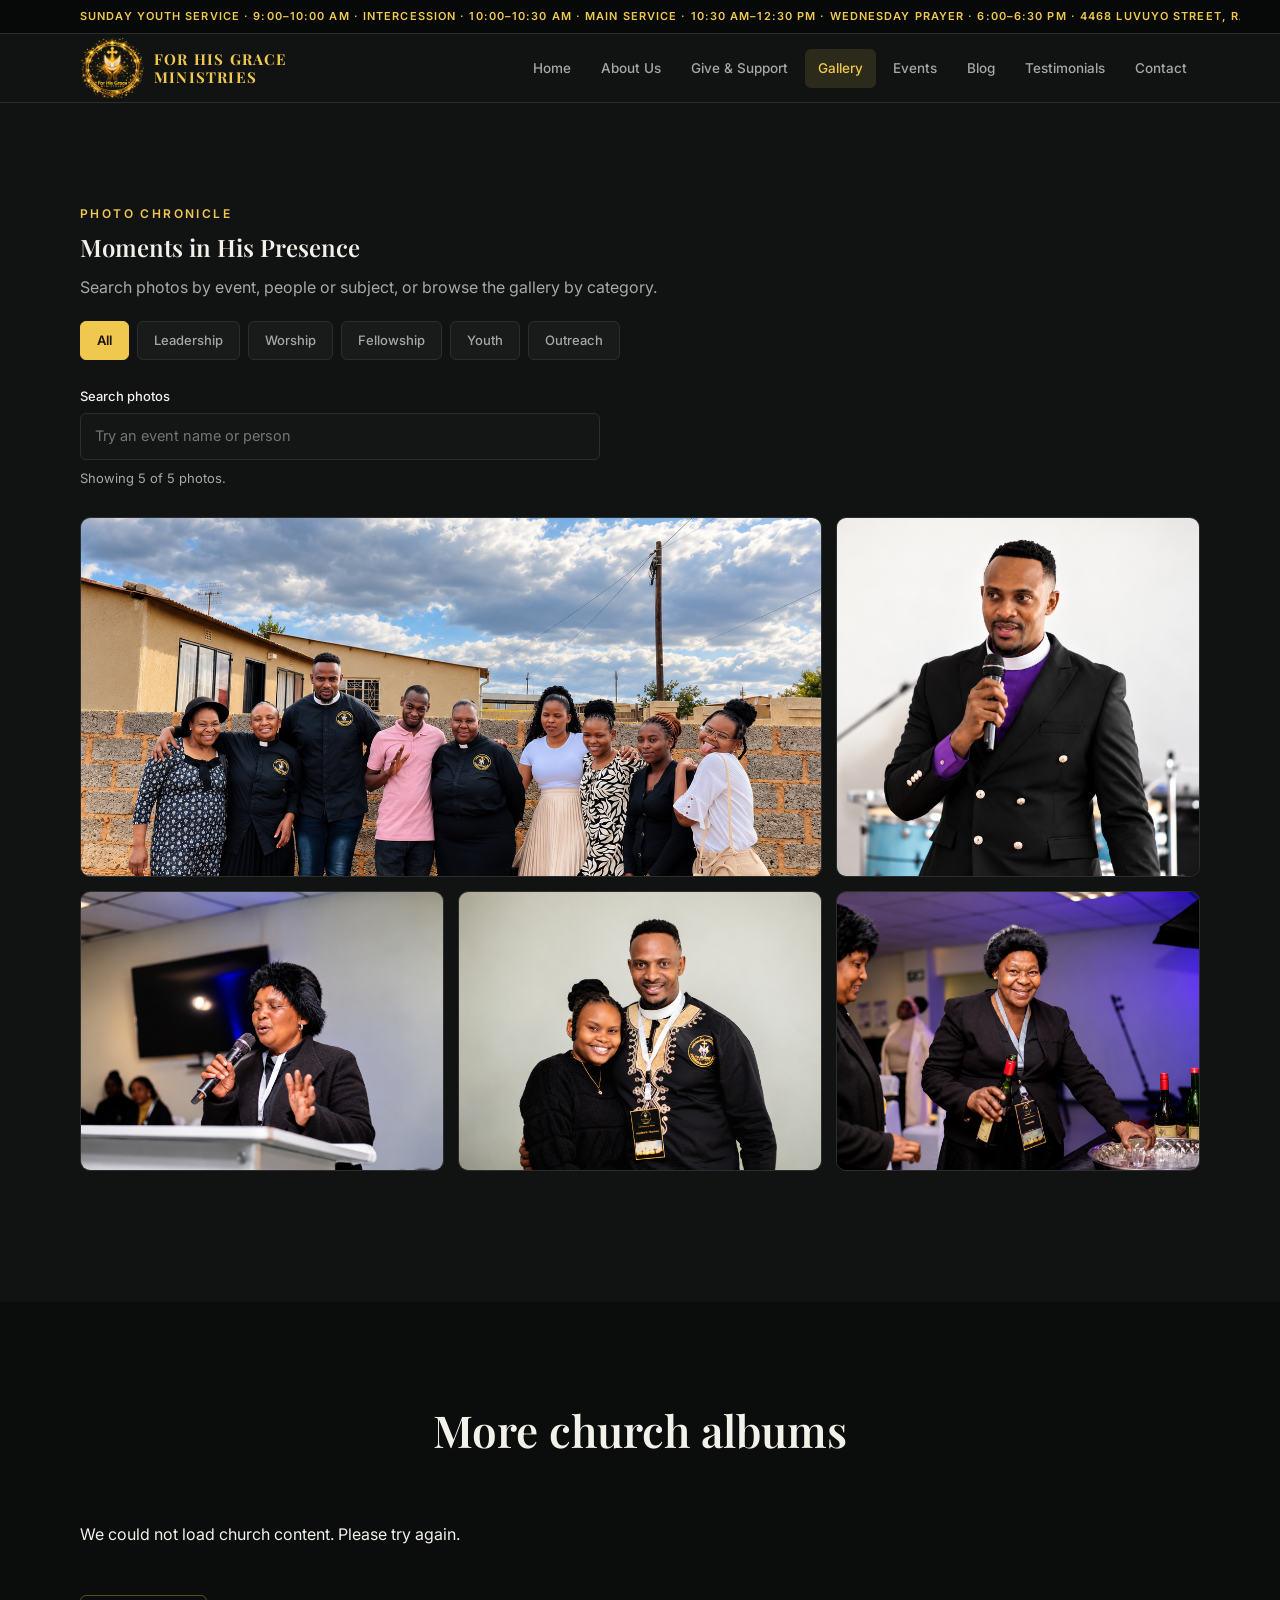
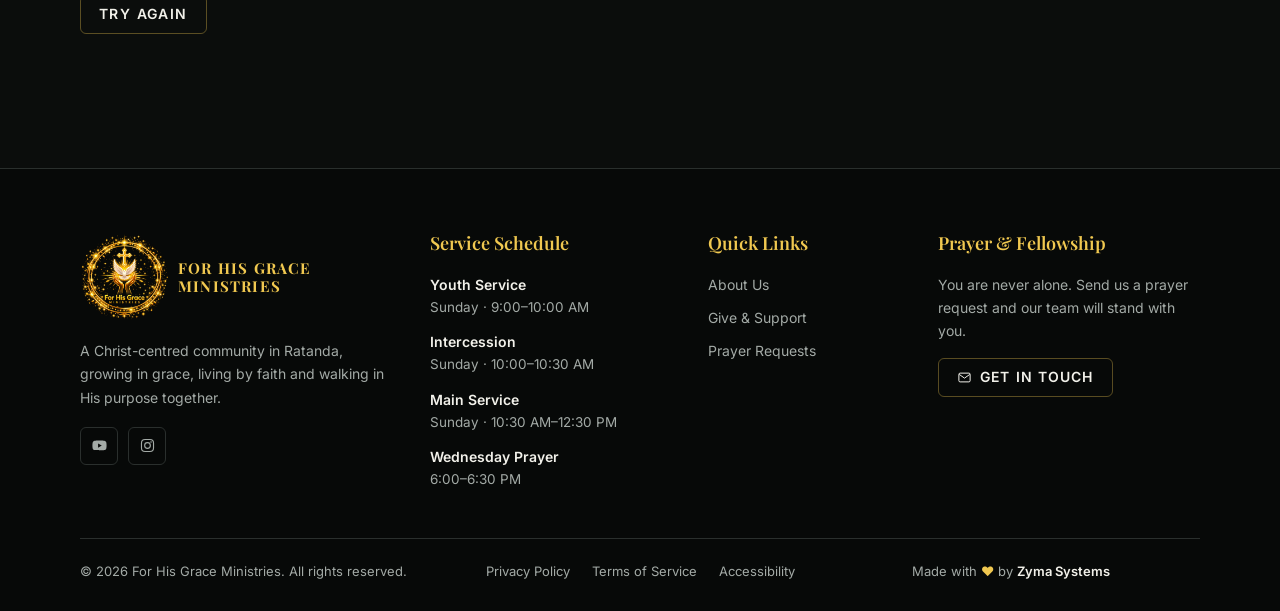
<file: gallery.html>
<!doctype html>
<html lang="en">
  <head>
    <meta charset="utf-8">
    <meta name="viewport" content="width=device-width, initial-scale=1">
    <title>Gallery | For His Grace Ministries</title>
    <meta name="description" content="See moments from worship, fellowship, youth gatherings and outreach at For His Grace Ministries.">
    <link rel="icon" type="image/png" sizes="32x32" href="images/favicon-32.png">
    <link rel="icon" type="image/png" sizes="192x192" href="images/favicon-192.png">
    <link rel="apple-touch-icon" href="images/apple-touch-icon.png">
    <meta property="og:title" content="Gallery | For His Grace Ministries">
    <meta property="og:description" content="See moments from the church family, leadership and community life at For His Grace Ministries in Ratanda.">
    <meta property="og:image" content="https://hisgraceministries.co.za/images/og-image.jpg">
    <meta property="og:image:width" content="1200">
    <meta property="og:image:height" content="630">
    <meta property="og:image:alt" content="For His Grace Ministries logo">
    <meta property="og:url" content="https://hisgraceministries.co.za/gallery.html">
    <meta property="og:type" content="website">
    <link rel="canonical" href="https://hisgraceministries.co.za/gallery.html">
    <meta name="twitter:card" content="summary_large_image">
    <meta name="twitter:title" content="Gallery | For His Grace Ministries">
    <meta name="twitter:description" content="See moments from the church family, leadership and community life at For His Grace Ministries in Ratanda.">
    <meta name="twitter:image" content="https://hisgraceministries.co.za/images/og-image.jpg">
    <link rel="preconnect" href="https://fonts.googleapis.com">
    <link rel="preconnect" href="https://fonts.gstatic.com" crossorigin>
    <link rel="stylesheet" href="https://fonts.googleapis.com/css2?family=Inter:wght@400;500;600;700&family=Playfair+Display:ital,wght@0,500;0,600;0,700;1,500&display=swap">
    <script>document.documentElement.classList.add("js")</script>
    <link rel="stylesheet" href="styles.css">
    <link rel="stylesheet" href="cms.css">
  </head>
  <body>
    <a class="skip" href="#main">Skip to content</a>
    <div class="announce">
      <div class="wrap">
        <div class="announce-track">
          <span class="a-left">Sunday Youth Service · 9:00–10:00 AM · Intercession · 10:00–10:30 AM · Main Service · 10:30 AM–12:30 PM · Wednesday Prayer · 6:00–6:30 PM · 4468 Luvuyo Street, Ratanda EX 23</span>
          <span class="a-left" aria-hidden="true">Sunday Youth Service · 9:00–10:00 AM · Intercession · 10:00–10:30 AM · Main Service · 10:30 AM–12:30 PM · Wednesday Prayer · 6:00–6:30 PM · 4468 Luvuyo Street, Ratanda EX 23</span>
        </div>
      </div>
    </div>
    <header class="top">
      <div class="wrap">
        <a class="brand" href="index.html" aria-label="For His Grace Ministries, home">
          <img class="brand-logo" src="images/Logo_No%20Background.png" alt="For His Grace Ministries">
          <span class="brand-name">FOR HIS GRACE MINISTRIES</span>
        </a>
        <nav id="nav" aria-label="Main">
          <ul>
            <li>
              <a href="index.html" data-page="home">Home</a>
            </li>
            <li>
              <a href="about.html" data-page="about">About Us</a>
            </li>
            <li>
              <a href="giving.html" data-page="giving">Give &amp; Support</a>
            </li>
            <li>
              <a href="gallery.html" data-page="gallery" aria-current="page">Gallery</a>
            </li>
            <li>
              <a href="events.html" data-page="events">Events</a>
            </li>
            <li>
              <a href="blog.html" data-page="blog">Blog</a>
            </li>
            <li>
              <a href="index.html#stories">Testimonials</a>
            </li>
            <li>
              <a href="contact.html" data-page="contact">Contact</a>
            </li>
          </ul>
        </nav>
        <button class="menu-btn" id="menuBtn" type="button" aria-label="Open menu" aria-expanded="false" aria-controls="nav"><span></span></button>
      </div>
    </header>
    <main id="main" data-cms="gallery">
      <section class="section bg2" id="gallery">
        <div class="wrap">
          <div class="head-row">
            <header class="sec-head left">
              <p class="eyebrow">
                Photo chronicle
              </p>
              <h1 id="galleryHeading">
                Moments in His Presence
              </h1>
              <p class="muted">
                Search photos by event, people or subject, or browse the gallery by category.
              </p>
            </header>
            <div class="chips" role="group" aria-label="Filter gallery" id="galChips">
              <button class="chip" type="button" data-f="all" aria-pressed="true">All</button><button class="chip" type="button" data-f="leadership" aria-pressed="false">Leadership</button><button class="chip" type="button" data-f="worship" aria-pressed="false">Worship</button><button class="chip" type="button" data-f="fellowship" aria-pressed="false">Fellowship</button><button class="chip" type="button" data-f="youth" aria-pressed="false">Youth</button><button class="chip" type="button" data-f="outreach" aria-pressed="false">Outreach</button>
            </div>
          </div>
          <div class="gallery-controls">
            <label class="gallery-search" for="gallerySearch">
              <span>Search photos</span>
              <input id="gallerySearch" type="search" placeholder="Try an event name or person" autocomplete="off" aria-describedby="galleryStatus">
            </label>
            <p class="gallery-status" id="galleryStatus" role="status" aria-live="polite"></p>
          </div>
          <div class="g-grid" id="galGrid">
            <button class="img g g-1 gallery-photo admin-slot" type="button" aria-label="View photo: The leadership team of For His Grace Ministries" data-cat="leadership" data-event="Church Leadership" data-search="leadership team church leaders" data-file="images/Church leadership.jpeg" data-admin-ready data-admin-label="gallery" data-gallery-id="1">
              <img src="images/Church%20leadership.jpeg" alt="The leadership team of For His Grace Ministries" loading="lazy">
            </button>
            <button class="img g g-2 gallery-photo admin-slot" type="button" aria-label="View photo: Senior Pastor Khumalo" data-cat="leadership" data-event="Church Leadership" data-search="senior pastor khumalo" data-file="images/Senior Pastor Khumalo.jpeg" data-admin-ready data-admin-label="gallery" data-gallery-id="2">
              <img src="images/Senior%20Pastor%20Khumalo.jpeg" alt="Senior Pastor Khumalo" loading="lazy">
            </button>
            <button class="img g g-3 gallery-photo admin-slot" type="button" aria-label="View photo: Pastor Mofokeng" data-cat="leadership" data-event="Church Leadership" data-search="pastor mofokeng" data-file="images/Pastor Mofokeng.jpeg" data-admin-ready data-admin-label="gallery" data-gallery-id="3">
              <img src="images/Pastor%20Mofokeng.jpeg" alt="Pastor Mofokeng" loading="lazy">
            </button>
            <button class="img g g-4 gallery-photo admin-slot" type="button" aria-label="View photo: Overseer Nomsa Khumalo and Senior Pastor Khumalo" data-cat="leadership" data-event="Church Leadership" data-search="overseer nomsa khumalo senior pastor khumalo" data-file="images/Overseer Nomsa Khumalo and Senior Pastor Khumalo.jpeg" data-admin-ready data-admin-label="gallery" data-gallery-id="4">
              <img src="images/Overseer%20Nomsa%20Khumalo%20and%20Senior%20Pastor%20Khumalo.jpeg" alt="Overseer Nomsa Khumalo and Senior Pastor Khumalo" loading="lazy">
            </button>
            <button class="img g g-5 gallery-photo admin-slot" type="button" aria-label="View photo: Deacon Zuma" data-cat="leadership" data-event="Church Leadership" data-search="deacon zuma" data-file="images/Deacon Zuma.png" data-admin-ready data-admin-label="gallery" data-gallery-id="5">
              <img src="images/Deacon%20Zuma.png" alt="Deacon Zuma" loading="lazy">
            </button>
          </div>
          <div class="gallery-more-wrap">
            <button class="btn btn-outline" id="galleryLoadMore" type="button" hidden>Load 10 more photos</button>
          </div>
        </div>
      </section>
      <dialog class="gallery-viewer" id="galleryViewer" aria-label="Photo viewer">
        <button class="gallery-viewer-close" id="galleryViewerClose" type="button" aria-label="Close photo viewer">×</button>
        <figure>
          <img id="galleryViewerImage" alt="">
          <figcaption id="galleryViewerCaption"></figcaption>
        </figure>
      </dialog>
      <section class="section" id="albumsSection" aria-labelledby="cmsTitle" hidden>
        <div class="wrap">
          <header class="sec-head"><h2 id="cmsTitle">More church albums</h2><p id="cmsDescription"></p></header>
          <p id="cmsStatus" role="status" aria-live="polite">Loading content…</p>
          <div id="cmsContent" class="cms-gallery-grid"></div>
          <nav id="cmsPagination" class="cms-pagination" aria-label="Content pages"></nav>
          <noscript><p>Enable JavaScript to load the latest photos and albums. Existing photos are shown above.</p></noscript>
        </div>
      </section>
    </main>
    <dialog class="announce-popup" id="announcePopup" aria-label="Announcement">
      <div class="announce-popup-content">
        <div class="announce-popup-head">
          <h3 id="popupTitle">Announcement</h3>
          <div class="announce-popup-meta" id="popupMeta">Today</div>
        </div>
        <div class="announce-popup-body" id="popupBody">
          <p>There are no new announcements at this time. Check back soon for updates from For His Grace Ministries.</p>
        </div>
        <div class="announce-popup-actions">
          <button class="announce-popup-close" id="popupClose" type="button">Close</button>
        </div>
      </div>
    </dialog>
    <button class="announce-trigger" id="announceTrigger" type="button" aria-label="View announcement" hidden>!</button>
    <footer class="foot">
      <div class="wrap">
        <div class="f-grid">
          <div class="f-brand">
            <a class="brand" href="index.html" aria-label="For His Grace Ministries, home">
              <img class="brand-logo" src="images/Logo_No%20Background.png" alt="For His Grace Ministries">
              <span class="brand-name">FOR HIS GRACE MINISTRIES</span>
            </a>
            <p>
              A Christ-centred community in Ratanda, growing in grace, living by faith and walking in His purpose together.
            </p>
            <div class="social">
              <a href="https://www.youtube.com/@ForHisGraceMinistries" aria-label="YouTube" target="_blank" rel="noopener noreferrer"><svg><use href="icons.svg#i-yt"/></svg></a><a href="https://www.instagram.com/fhg_ministries" aria-label="Instagram" target="_blank" rel="noopener noreferrer"><svg><use href="icons.svg#i-ig"/></svg></a>
            </div>
          </div>
          <div>
            <h4>
              Service Schedule
            </h4>
            <ul class="sched">
              <li>
                <b>Youth Service</b><span>Sunday · 9:00–10:00 AM</span>
              </li>
              <li>
                <b>Intercession</b><span>Sunday · 10:00–10:30 AM</span>
              </li>
              <li>
                <b>Main Service</b><span>Sunday · 10:30 AM–12:30 PM</span>
              </li>
              <li>
                <b>Wednesday Prayer</b><span>6:00–6:30 PM</span>
              </li>
            </ul>
          </div>
          <div>
            <h4>
              Quick Links
            </h4>
            <ul class="links">
              <li>
                <a href="about.html">About Us</a>
              </li>
              <li>
                <a href="giving.html">Give &amp; Support</a>
              </li>
              <li>
                <a href="contact.html">Prayer Requests</a>
              </li>
            </ul>
          </div>
          <div>
            <h4>
              Prayer &amp; Fellowship
            </h4>
            <p class="f-note">
              You are never alone. Send us a prayer request and our team will stand with you.
            </p>
            <div class="f-btns">
              <a class="btn btn-outline btn-xs" href="contact.html"><svg><use href="icons.svg#i-mail"/></svg>Get in Touch</a>
            </div>
          </div>
        </div>
        <div class="f-base">
          <span>© 2026 For His Grace Ministries. All rights reserved.</span><span class="f-links"><a href="index.html">Privacy Policy</a><a href="index.html">Terms of Service</a><a href="index.html">Accessibility</a></span>
          <p class="f-credit">Made with <span class="f-heart" role="img" aria-label="love">♥</span> by <a href="https://zyma.co.za" target="_blank" rel="noopener noreferrer">Zyma Systems</a></p>
        </div>
      </div>
    </footer>
    <script src="script.js"></script>
    <script src="content-renderer.js" defer></script>
    <script src="cms.js" defer></script>
  </body>
</html>
</file>
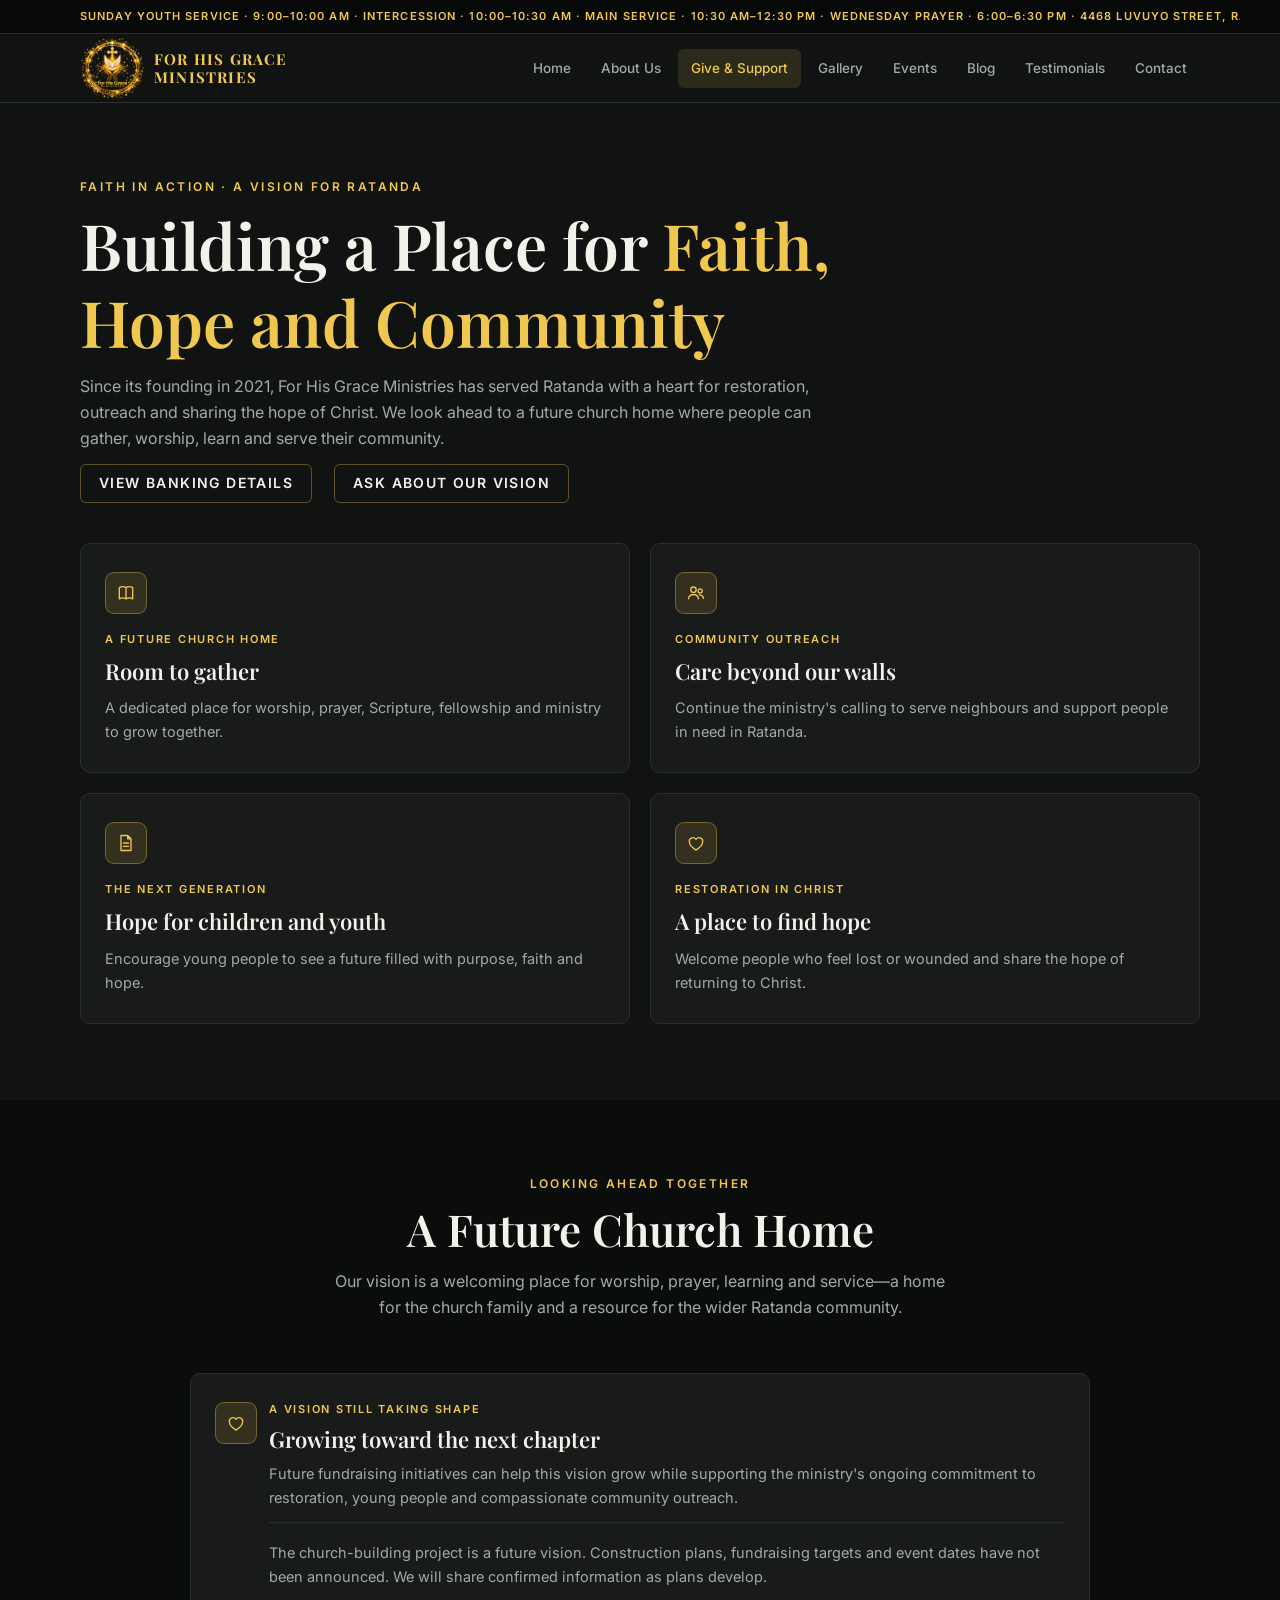
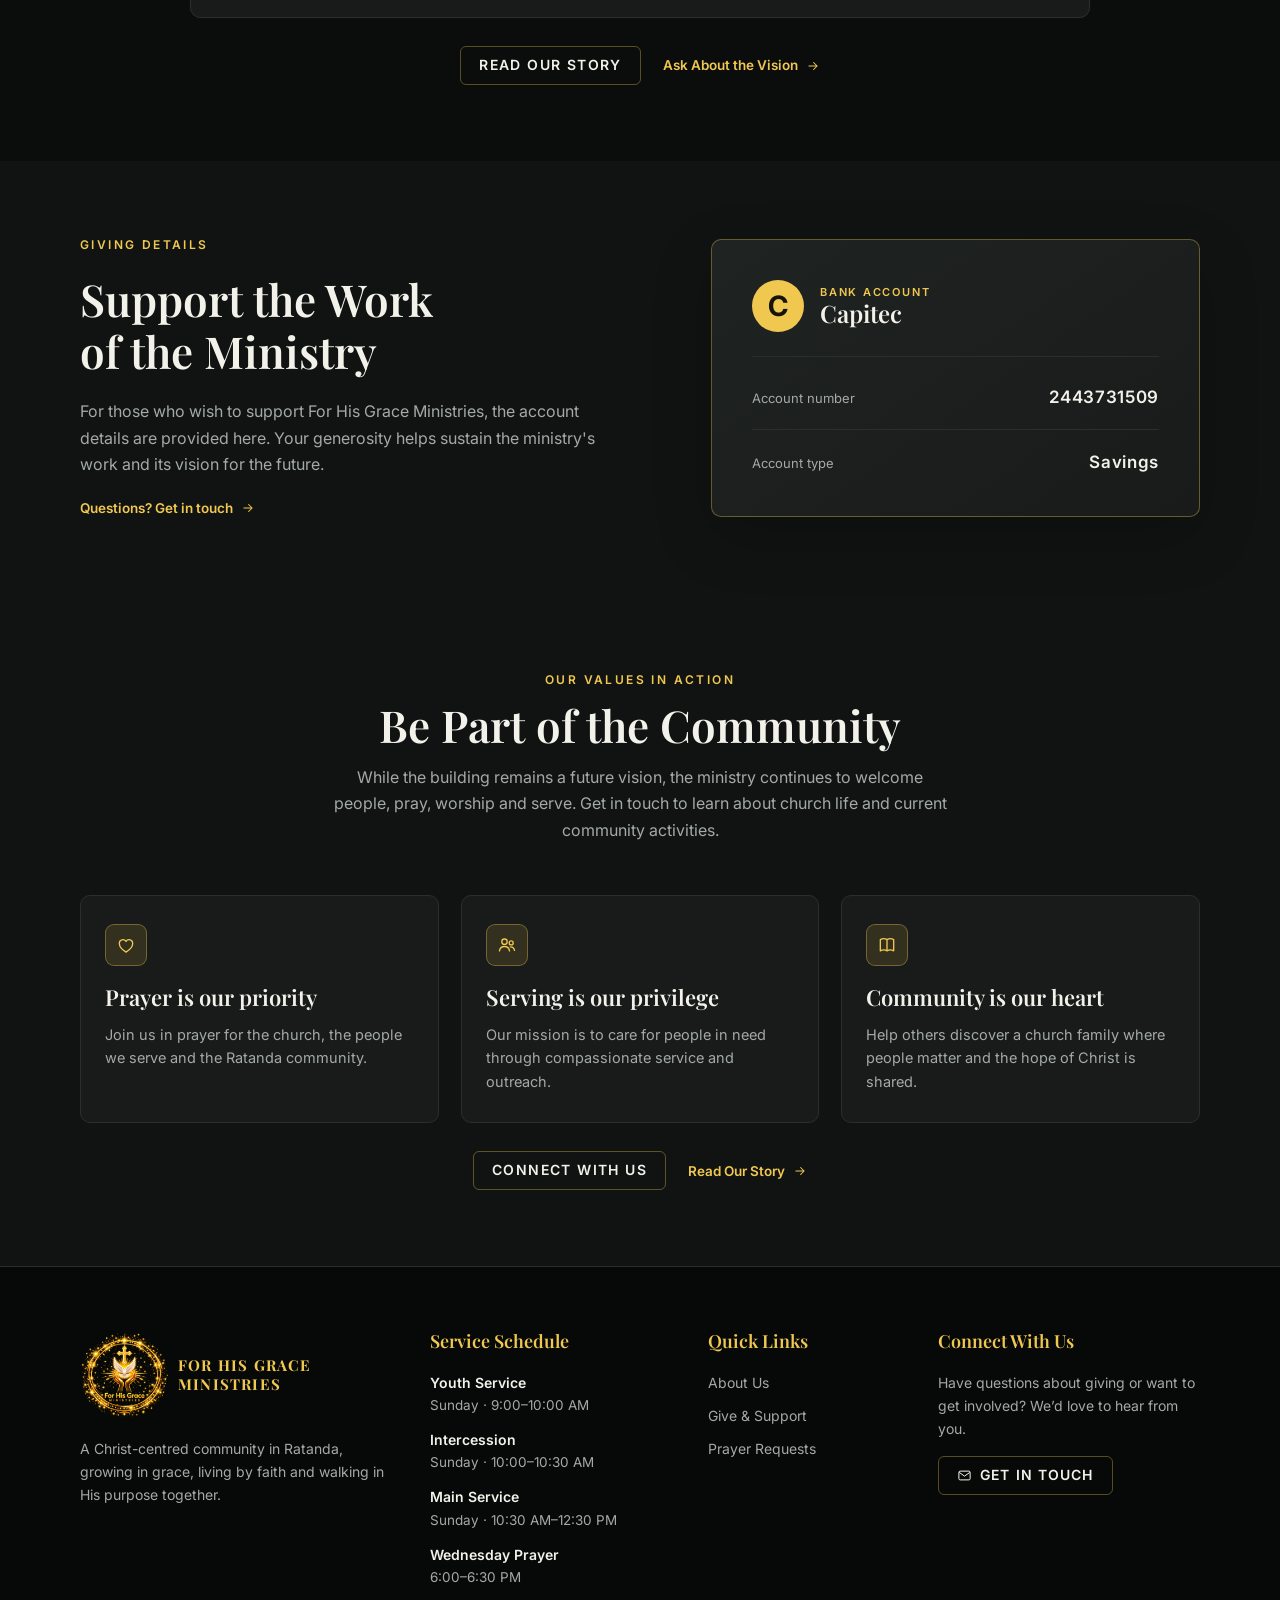
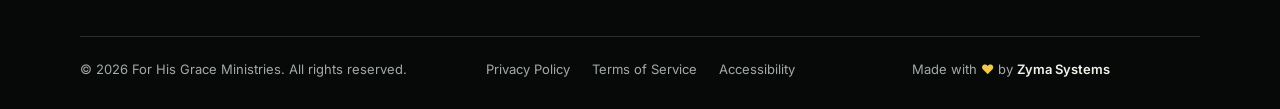
<file: giving.html>
<!doctype html>
<html lang="en">
  <head>
    <meta charset="utf-8">
    <meta name="viewport" content="width=device-width, initial-scale=1">
    <title>Giving &amp; Fundraising | For His Grace Ministries</title>
    <meta name="description" content="Discover the future vision of For His Grace Ministries in Ratanda, including a church home, community outreach and hope for the next generation.">
    <link rel="icon" type="image/png" sizes="32x32" href="images/favicon-32.png">
    <link rel="icon" type="image/png" sizes="192x192" href="images/favicon-192.png">
    <link rel="apple-touch-icon" href="images/apple-touch-icon.png">
    <meta property="og:title" content="Giving &amp; Fundraising | For His Grace Ministries">
    <meta property="og:description" content="Discover the future vision of For His Grace Ministries in Ratanda, including a church home, community outreach and hope for the next generation.">
    <meta property="og:image" content="https://hisgraceministries.co.za/images/og-image.jpg">
    <meta property="og:image:width" content="1200">
    <meta property="og:image:height" content="630">
    <meta property="og:image:alt" content="For His Grace Ministries logo">
    <meta property="og:url" content="https://hisgraceministries.co.za/giving.html">
    <meta property="og:type" content="website">
    <link rel="canonical" href="https://hisgraceministries.co.za/giving.html">
    <meta name="twitter:card" content="summary_large_image">
    <meta name="twitter:title" content="Giving &amp; Fundraising | For His Grace Ministries">
    <meta name="twitter:description" content="Discover the future vision of For His Grace Ministries in Ratanda, including a church home, community outreach and hope for the next generation.">
    <meta name="twitter:image" content="https://hisgraceministries.co.za/images/og-image.jpg">
    <link rel="preconnect" href="https://fonts.googleapis.com">
    <link rel="preconnect" href="https://fonts.gstatic.com" crossorigin>
    <link rel="stylesheet" href="https://fonts.googleapis.com/css2?family=Inter:wght@400;500;600;700&family=Playfair+Display:ital,wght@0,500;0,600;0,700;1,500&display=swap">
    <script>document.documentElement.classList.add("js")</script>
    <link rel="stylesheet" href="styles.css">
  </head>
  <body>
    <a class="skip" href="#main">Skip to content</a>
    <div class="announce">
      <div class="wrap">
        <div class="announce-track">
          <span class="a-left">Sunday Youth Service · 9:00–10:00 AM · Intercession · 10:00–10:30 AM · Main Service · 10:30 AM–12:30 PM · Wednesday Prayer · 6:00–6:30 PM · 4468 Luvuyo Street, Ratanda EX 23</span>
          <span class="a-left" aria-hidden="true">Sunday Youth Service · 9:00–10:00 AM · Intercession · 10:00–10:30 AM · Main Service · 10:30 AM–12:30 PM · Wednesday Prayer · 6:00–6:30 PM · 4468 Luvuyo Street, Ratanda EX 23</span>
        </div>
      </div>
    </div>
    <header class="top">
      <div class="wrap">
        <a class="brand" href="index.html" aria-label="For His Grace Ministries, home">
          <img class="brand-logo" src="images/Logo_No%20Background.png" alt="For His Grace Ministries">
          <span class="brand-name">FOR HIS GRACE MINISTRIES</span>
        </a>
        <nav id="nav" aria-label="Main">
          <ul>
            <li>
              <a href="index.html" data-page="home">Home</a>
            </li>
            <li>
              <a href="about.html" data-page="about">About Us</a>
            </li>
            <li>
              <a href="giving.html" data-page="giving">Give &amp; Support</a>
            </li>
            <li>
              <a href="gallery.html" data-page="gallery">Gallery</a>
            </li>
            <li>
              <a href="events.html" data-page="events">Events</a>
            </li>
            <li>
              <a href="blog.html" data-page="blog">Blog</a>
            </li>
            <li>
              <a href="index.html#stories">Testimonials</a>
            </li>
            <li>
              <a href="contact.html" data-page="contact">Contact</a>
            </li>
          </ul>
        </nav>
        <button class="menu-btn" id="menuBtn" type="button" aria-label="Open menu" aria-expanded="false" aria-controls="nav"><span></span></button>
      </div>
    </header>
    <dialog class="announce-popup" id="announcePopup" aria-label="Announcement">
      <div class="announce-popup-content">
        <div class="announce-popup-head">
          <h3 id="popupTitle">Announcement</h3>
          <div class="announce-popup-meta" id="popupMeta">Today</div>
        </div>
        <div class="announce-popup-body" id="popupBody">
          <p>There are no new announcements at this time. Check back soon for updates from For His Grace Ministries.</p>
        </div>
        <div class="announce-popup-actions">
          <button class="announce-popup-close" id="popupClose" type="button">Close</button>
        </div>
      </div>
    </dialog>
    <button class="announce-trigger" id="announceTrigger" type="button" aria-label="View announcement" hidden>!</button>
    <main id="main">
      <section class="section bg2 giving-hero" id="giving">
        <div class="wrap">
          <header class="sec-head left giving-heading">
            <p class="eyebrow">Faith in action · A vision for Ratanda</p>
            <h1>Building a Place for <em>Faith, Hope and Community</em></h1>
            <p class="muted">
              Since its founding in 2021, For His Grace Ministries has served Ratanda with a heart for restoration, outreach and sharing the hope of Christ. We look ahead to a future church home where people can gather, worship, learn and serve their community.
            </p>
            <div class="btn-row center-y giving-actions">
              <a class="btn btn-gold" href="#bank-details">View Banking Details</a>
              <a class="btn btn-outline" href="contact.html">Ask About Our Vision</a>
            </div>
          </header>
          <div class="grid4 giving-priorities">
            <article class="pillar">
              <span class="sq"><svg><use href="icons.svg#i-book"/></svg></span>
              <p class="eyebrow sm">A future church home</p>
              <h3>Room to gather</h3>
              <p class="muted">A dedicated place for worship, prayer, Scripture, fellowship and ministry to grow together.</p>
            </article>
            <article class="pillar">
              <span class="sq"><svg><use href="icons.svg#i-people"/></svg></span>
              <p class="eyebrow sm">Community outreach</p>
              <h3>Care beyond our walls</h3>
              <p class="muted">Continue the ministry's calling to serve neighbours and support people in need in Ratanda.</p>
            </article>
            <article class="pillar">
              <span class="sq"><svg><use href="icons.svg#i-notes"/></svg></span>
              <p class="eyebrow sm">The next generation</p>
              <h3>Hope for children and youth</h3>
              <p class="muted">Encourage young people to see a future filled with purpose, faith and hope.</p>
            </article>
            <article class="pillar">
              <span class="sq"><svg><use href="icons.svg#i-heart"/></svg></span>
              <p class="eyebrow sm">Restoration in Christ</p>
              <h3>A place to find hope</h3>
              <p class="muted">Welcome people who feel lost or wounded and share the hope of returning to Christ.</p>
            </article>
          </div>
        </div>
      </section>
      <section class="section" id="fundraising">
        <div class="wrap">
          <header class="sec-head center">
            <p class="eyebrow">Looking ahead together</p>
            <h2>A Future Church Home</h2>
            <p class="muted">
              Our vision is a welcoming place for worship, prayer, learning and service—a home for the church family and a resource for the wider Ratanda community.
            </p>
          </header>
          <article class="pillar giving-vision">
            <span class="sq"><svg><use href="icons.svg#i-heart"/></svg></span>
            <div class="giving-vision-copy">
              <p class="eyebrow sm">A vision still taking shape</p>
              <h3>Growing toward the next chapter</h3>
              <p class="muted">
                Future fundraising initiatives can help this vision grow while supporting the ministry's ongoing commitment to restoration, young people and compassionate community outreach.
              </p>
            </div>
            <p class="muted">
              The church-building project is a future vision. Construction plans, fundraising targets and event dates have not been announced. We will share confirmed information as plans develop.
            </p>
          </article>
          <div class="btn-row center-y centered giving-actions">
            <a class="btn btn-outline" href="about.html">Read Our Story</a>
            <a class="link-gold" href="contact.html">Ask About the Vision <svg><use href="icons.svg#i-arrow"/></svg></a>
          </div>
        </div>
      </section>
      <section class="section bg2" id="bank-details">
        <div class="wrap banking-layout">
          <div class="stack banking-intro">
            <p class="eyebrow">Giving details</p>
            <h2>Support the Work of the Ministry</h2>
            <p class="muted">
              For those who wish to support For His Grace Ministries, the account details are provided here. Your generosity helps sustain the ministry's work and its vision for the future.
            </p>
            <a class="link-gold" href="contact.html">Questions? Get in touch <svg><use href="icons.svg#i-arrow"/></svg></a>
          </div>
          <article class="banking-card">
            <div class="banking-card-head">
              <span class="bank-mark" aria-hidden="true">C</span>
              <div>
                <p class="eyebrow sm">Bank account</p>
                <h3>Capitec</h3>
              </div>
            </div>
            <dl class="banking-details">
              <div>
                <dt>Account number</dt>
                <dd>2443731509</dd>
              </div>
              <div>
                <dt>Account type</dt>
                <dd>Savings</dd>
              </div>
            </dl>
          </article>
        </div>
      </section>
      <section class="section bg2" id="other-support">
        <div class="wrap">
          <header class="sec-head center">
            <p class="eyebrow">Our values in action</p>
            <h2>Be Part of the Community</h2>
            <p class="muted">
              While the building remains a future vision, the ministry continues to welcome people, pray, worship and serve. Get in touch to learn about church life and current community activities.
            </p>
          </header>
          <div class="grid3">
            <article class="pillar">
              <span class="sq"><svg><use href="icons.svg#i-heart"/></svg></span>
              <h3>Prayer is our priority</h3>
              <p class="muted">Join us in prayer for the church, the people we serve and the Ratanda community.</p>
            </article>
            <article class="pillar">
              <span class="sq"><svg><use href="icons.svg#i-people"/></svg></span>
              <h3>Serving is our privilege</h3>
              <p class="muted">Our mission is to care for people in need through compassionate service and outreach.</p>
            </article>
            <article class="pillar">
              <span class="sq"><svg><use href="icons.svg#i-book"/></svg></span>
              <h3>Community is our heart</h3>
              <p class="muted">Help others discover a church family where people matter and the hope of Christ is shared.</p>
            </article>
          </div>
          <div class="btn-row center-y centered giving-actions">
            <a class="btn btn-gold" href="contact.html">Connect With Us</a>
            <a class="link-gold" href="about.html">Read Our Story <svg><use href="icons.svg#i-arrow"/></svg></a>
          </div>
        </div>
      </section>
    </main>
    <footer class="foot">
      <div class="wrap">
        <div class="f-grid">
          <div class="f-brand">
            <a class="brand" href="index.html" aria-label="For His Grace Ministries, home">
              <img class="brand-logo" src="images/Logo_No%20Background.png" alt="For His Grace Ministries">
              <span class="brand-name">FOR HIS GRACE MINISTRIES</span>
            </a>
            <p>
              A Christ-centred community in Ratanda, growing in grace, living by faith and walking in His purpose together.
            </p>
          </div>
          <div>
            <h4>Service Schedule</h4>
            <ul class="sched">
              <li><b>Youth Service</b><span>Sunday · 9:00–10:00 AM</span></li>
              <li><b>Intercession</b><span>Sunday · 10:00–10:30 AM</span></li>
              <li><b>Main Service</b><span>Sunday · 10:30 AM–12:30 PM</span></li>
              <li><b>Wednesday Prayer</b><span>6:00–6:30 PM</span></li>
            </ul>
          </div>
          <div>
            <h4>Quick Links</h4>
            <ul class="links">
              <li><a href="about.html">About Us</a></li>
              <li><a href="giving.html">Give &amp; Support</a></li>
              <li><a href="contact.html">Prayer Requests</a></li>
            </ul>
          </div>
          <div>
            <h4>Connect With Us</h4>
            <p class="f-note">Have questions about giving or want to get involved? We’d love to hear from you.</p>
            <div class="f-btns">
              <a class="btn btn-outline btn-xs" href="contact.html"><svg><use href="icons.svg#i-mail"/></svg>Get in Touch</a>
            </div>
          </div>
        </div>
        <div class="f-base">
          <span>© 2026 For His Grace Ministries. All rights reserved.</span><span class="f-links"><a href="index.html">Privacy Policy</a><a href="index.html">Terms of Service</a><a href="index.html">Accessibility</a></span>
          <p class="f-credit">Made with <span class="f-heart" role="img" aria-label="love">♥</span> by <a href="https://zyma.co.za" target="_blank" rel="noopener noreferrer">Zyma Systems</a></p>
        </div>
      </div>
    </footer>
    <script src="script.js"></script>
  </body>
</html>
</file>
<file: styles.css>
/* For His Grace Ministries
   Near-black ground with a faint green cast, bright gold for actions and labels, Playfair Display headings over Inter.
   Sections alternate between --bg and --bg-2. Cards are rounded panels with a hairline border. */
:root {
  --bg: #0b0d0c;
  --bg-2: #101312;
  --bg-top: #070908;
  --card: #181b1a;
  --card-2: #1f2322;
  --field: #131615;
  --line: #2a2f2d;
  --gold: #f0c850;
  --gold-hover: #f7d673;
  --gold-soft: rgba(240,200,80,.12);
  --gold-line: rgba(240,200,80,.35);
  --text: #f2f1ea;
  --muted: #a3aaa6;
  --hero-tint: rgba(8,10,9,.62);
  --display: "Playfair Display",Georgia,"Times New Roman",serif;
  --body: "Inter","Segoe UI",system-ui,-apple-system,sans-serif;
  --gutter: clamp(16px,4vw,40px);
  --r: 10px;
  --r-sm: 6px;
  color-scheme: dark;
}
*,*::before,*::after {
  box-sizing: border-box;
}
html {
  scroll-behavior: smooth;
  scroll-padding-top: 84px;
  -webkit-text-size-adjust: 100%;
}
body {
  margin: 0;
  background: var(--bg);
  color: var(--text);
  font: 400 16px/1.65 var(--body);
  -webkit-font-smoothing: antialiased;
}
img {
  max-width: 100%;
  display: block;
}
a {
  color: inherit;
  text-decoration: none;
}
button {
  font: inherit;
  color: inherit;
  cursor: pointer;
}
p {
  margin: 0;
}
ul {
  margin: 0;
  padding: 0;
  list-style: none;
}
h1,h2,h3,h4 {
  font-family: var(--display);
  font-weight: 600;
  line-height: 1.2;
  margin: 0;
  text-wrap: balance;
}
svg {
  flex: none;
  width: 1em;
  height: 1em;
}
svg.svg-sprite {
  position: absolute;
  width: 0;
  height: 0;
  overflow: hidden;
}
[hidden] {
  display: none!important;
}
:focus-visible {
  outline: 2px solid var(--gold);
  outline-offset: 3px;
}
.skip {
  position: absolute;
  left: -999px;
  top: 8px;
  background: var(--gold);
  color: #17120a;
  padding: 10px 16px;
  border-radius: var(--r-sm);
  z-index: 100;
  font-weight: 600;
}
.skip:focus {
  left: 8px;
}

.wrap {
  width: 100%;
  max-width: 1200px;
  margin-inline: auto;
  padding-inline: var(--gutter);
}
.section {
  padding-block: clamp(64px,8vw,104px);
}
.scroll-reveal {
  opacity: 0;
  transform: translateY(18px);
  transition: opacity .55s ease, transform .55s ease;
}
.scroll-reveal.is-revealed {
  opacity: 1;
  transform: translateY(0);
}
.bg2 {
  background: var(--bg-2);
}
.stack {
  display: grid;
  gap: 20px;
  align-content: start;
  min-width: 0;
}
.muted {
  color: var(--muted);
}
.small {
  font-size: 14px;
}
.gold {
  color: var(--gold);
}
em {
  font-style: normal;
  color: var(--gold);
}

/* labels */
.eyebrow {
  font: 600 12px/1.3 var(--body);
  letter-spacing: .2em;
  text-transform: uppercase;
  color: var(--gold);
}
.eyebrow.sm {
  font-size: 11px;
  letter-spacing: .16em;
}
.chip-tag {
  display: inline-block;
  width: fit-content;
  border: 1px solid var(--gold-line);
  background: var(--gold-soft);
  color: var(--gold);
  border-radius: 999px;
  padding: 6px 14px;
  font: 600 11px/1.4 var(--body);
  letter-spacing: .14em;
  text-transform: uppercase;
}

/* headings blocks */
.sec-head {
  display: grid;
  gap: 12px;
  max-width: 62ch;
  margin: 0 auto 52px;
  text-align: center;
  justify-items: center;
}
.sec-head.left {
  margin: 0;
  text-align: left;
  justify-items: start;
}
.sec-head h2,.stack h2 {
  font-size: clamp(30px,4vw,44px);
  font-weight: 600;
}
.sec-head p.muted {
  font-size: 16px;
}
.head-row {
  display: flex;
  flex-wrap: wrap;
  gap: 20px 32px;
  align-items: flex-end;
  justify-content: space-between;
  margin-bottom: 44px;
}
.dot {
  color: var(--gold);
}

/* buttons */
.btn {
  display: inline-flex;
  align-items: center;
  justify-content: center;
  gap: 10px;
  padding: 15px 28px;
  border-radius: var(--r-sm);
  font: 700 12.5px/1.2 var(--body);
  letter-spacing: .1em;
  text-transform: uppercase;
  border: 1px solid transparent;
  transition: background .2s,border-color .2s,color .2s;
}
.btn svg {
  width: 15px;
  height: 15px;
}
.btn-sm {
  padding: 12px 22px;
}
.btn-xs {
  padding: 9px 16px;
  font-size: 11.5px;
  letter-spacing: .08em;
}
.btn-gold {
  background: var(--gold);
  color: #17120a;
}
.btn-gold:hover {
  background: var(--gold-hover);
}
.btn-dark {
  background: rgba(17,20,19,.9);
  border-color: var(--line);
  color: var(--text);
}
.btn-dark:hover {
  border-color: var(--gold);
  color: var(--gold);
}
.btn-outline {
  background: transparent;
  border-color: var(--line);
  color: var(--text);
}
.btn-outline:hover {
  border-color: var(--gold);
  color: var(--gold);
}
.btn-block {
  width: 100%;
}
.btn-row {
  display: flex;
  flex-wrap: wrap;
  gap: 14px;
}
.btn-row.tight {
  gap: 10px;
}
.btn-row.center-y {
  align-items: center;
  gap: 22px;
}
.btn-row.centered {
  justify-content: center;
}
.visit-actions {
  margin-top: 32px;
}
.visit-address {
  margin-top: 20px;
  text-align: center;
}
.giving-hero,
#fundraising,
#bank-details,
#other-support {
  padding-block: clamp(52px,6vw,76px);
}
.giving-heading {
  max-width: 760px;
  margin-bottom: 40px;
}
.sec-head.left.giving-heading {
  margin-bottom: 40px;
}
.giving-heading h1 {
  font-size: clamp(38px,5.5vw,64px);
}
.giving-heading .giving-actions {
  margin-top: 0;
}
.grid4.giving-priorities {
  grid-template-columns: repeat(2,minmax(0,1fr));
  gap: 20px;
}
.giving-vision {
  display: grid;
  grid-template-columns: auto minmax(0,1fr);
  align-items: start;
  column-gap: 24px;
  max-width: 900px;
  margin-inline: auto;
  border-color: var(--gold-line);
  background: linear-gradient(135deg,var(--card),rgba(240,200,80,.06));
}
.giving-vision > .sq {
  grid-row: span 2;
}
.giving-vision-copy {
  display: grid;
  gap: 10px;
}
.giving-vision > p.muted {
  grid-column: 2;
  padding-top: 18px;
  border-top: 1px solid var(--line);
}
.banking-layout {
  display: grid;
  grid-template-columns: minmax(0,1fr) minmax(320px,.9fr);
  align-items: center;
  gap: clamp(32px,7vw,88px);
}
.banking-intro h2 {
  font-size: clamp(30px,4vw,44px);
}
.banking-card {
  padding: clamp(26px,4vw,40px);
  border: 1px solid var(--gold-line);
  border-radius: var(--r);
  background: linear-gradient(145deg,var(--card-2),var(--card));
  box-shadow: 0 20px 60px rgba(0,0,0,.18);
}
.banking-card-head {
  display: flex;
  align-items: center;
  gap: 16px;
  padding-bottom: 24px;
  border-bottom: 1px solid var(--line);
}
.bank-mark {
  display: grid;
  width: 52px;
  height: 52px;
  place-items: center;
  border-radius: 50%;
  background: var(--gold);
  color: #17120a;
  font: 700 28px/1 var(--body);
}
.banking-card-head h3 {
  font-size: 24px;
}
.banking-details {
  display: grid;
  gap: 0;
  margin: 8px 0 0;
}
.banking-details div {
  display: flex;
  flex-wrap: wrap;
  justify-content: space-between;
  align-items: baseline;
  gap: 8px 20px;
  padding: 18px 0;
  border-bottom: 1px solid var(--line);
}
.banking-details div:last-child {
  border-bottom: 0;
  padding-bottom: 0;
}
.banking-details dt {
  color: var(--muted);
  font-size: 13px;
}
.banking-details dd {
  margin: 0;
  color: var(--text);
  font-size: 17px;
  font-weight: 600;
  letter-spacing: .04em;
}
.giving-actions {
  margin-top: 28px;
}
.link-gold {
  display: inline-flex;
  align-items: center;
  gap: 8px;
  color: var(--gold);
  font-weight: 600;
  font-size: 13.5px;
}
.link-gold svg {
  width: 14px;
  height: 14px;
  transition: transform .2s;
}
.link-gold:hover svg {
  transform: translateX(4px);
}

/* icon squares */
.sq {
  width: 42px;
  height: 42px;
  border-radius: 9px;
  background: var(--gold-soft);
  border: 1px solid var(--gold-line);
  color: var(--gold);
  display: grid;
  place-items: center;
  flex: none;
}
.sq svg {
  width: 20px;
  height: 20px;
}
.sq.sm {
  width: 36px;
  height: 36px;
}
.sq.sm svg {
  width: 17px;
  height: 17px;
}

/* image slots: show the photo; when the file is missing show a labelled placeholder */
.img {
  position: relative;
  display: block;
  margin: 0;
  overflow: hidden;
  background: var(--card-2);
}
.img img {
  width: 100%;
  height: 100%;
  object-fit: cover;
}
.img.missing img {
  display: none;
}
.img.missing::after {
  content: attr(data-file);
  position: absolute;
  inset: 0;
  display: grid;
  place-items: center;
  padding: 12px;
  text-align: center;
  color: #6a716d;
  font: 500 13px/1.4 var(--body);
  letter-spacing: .04em;
  background: repeating-linear-gradient(135deg,var(--card-2) 0 14px,#1a1e1d 14px 28px);
}
.img-tag {
  position: absolute;
  left: 14px;
  top: 14px;
  z-index: 1;
  background: rgba(11,13,12,.88);
  color: var(--gold);
  border: 1px solid var(--gold-line);
  border-radius: 999px;
  padding: 4px 12px;
  font: 600 10.5px/1.4 var(--body);
  letter-spacing: .14em;
  text-transform: uppercase;
}

/* announcement bar + header */

.announce {
  background: var(--bg-top);
  border-bottom: 1px solid var(--line);
  font: 600 11px/1.4 var(--body);
  letter-spacing: .1em;
  text-transform: uppercase;
}

.announce .wrap {
  overflow: hidden;
  padding-block: 9px;
  color: var(--gold);
}
.announce-track {
  display: flex;
  width: max-content;
  animation: announce-scroll 36s linear infinite;
}
.announce-track:hover {
  animation-play-state: paused;
}
.a-left {
  flex: none;
  padding-right: 4rem;
  white-space: nowrap;
}
@keyframes announce-scroll {
  to {
    transform: translateX(-50%);
  }
}
@media (prefers-reduced-motion: reduce) {
  .announce-track {
    display: block;
    width: auto;
    animation: none;
  }
  .a-left {
    display: block;
    padding-right: 0;
    white-space: normal;
  }
  .a-left[aria-hidden="true"] {
    display: none;
  }
}
.a-right {
  display: flex;
  gap: 22px;
}
.a-right a {
  color: var(--text);
}
.a-right a.gold {
  color: var(--gold);
}
.a-right a:hover {
  color: var(--gold-hover);
}
.top {
  position: sticky;
  top: 0;
  z-index: 50;
  background: rgba(17,20,19,.97);
  border-bottom: 1px solid var(--line);
}
.top .wrap {
  display: flex;
  align-items: center;
  justify-content: space-between;
  gap: 20px;
  height: 68px;
}
.brand {
  display: flex;
  align-items: center;
  gap: 10px;
}
.brand-logo {
  width: 64px;
  height: 64px;
  object-fit: contain;
  border-radius: 50%;
}
.f-brand .brand-logo {
  width: 88px;
  height: 88px;
}
.brand-name {
  max-width: 180px;
  color: var(--gold);
  font-family: var(--display);
  font-size: 15px;
  font-weight: 700;
  line-height: 1.25;
  letter-spacing: .08em;
}
.top nav ul {
  display: flex;
  gap: 4px;
}
.top nav a {
  display: block;
  font-size: 13.5px;
  font-weight: 500;
  color: var(--muted);
  padding: 8px 13px;
  border-radius: var(--r-sm);
  transition: color .2s,background .2s;
}
.top nav a:hover {
  color: var(--text);
}
.top nav a.active {
  color: var(--gold);
  background: var(--gold-soft);
}
.head-cta {
  white-space: nowrap;
}
.menu-btn {
  display: none;
  width: 42px;
  height: 42px;
  background: none;
  border: 1px solid var(--line);
  border-radius: var(--r-sm);
  place-items: center;
}
.menu-btn span,.menu-btn span::before,.menu-btn span::after {
  content: "";
  display: block;
  width: 18px;
  height: 2px;
  background: var(--text);
  position: relative;
}
.menu-btn span::before {
  position: absolute;
  top: -6px;
}
.menu-btn span::after {
  position: absolute;
  top: 6px;
}

/* hero */
.hero {
  position: relative;
  min-height: clamp(600px,88vh,840px);
  display: flex;
  align-items: center;
  justify-content: flex-start;
  text-align: left;
  background: var(--bg-top);
  overflow: hidden;
}
.hero-bg {
  position: absolute;
  inset: 0;
}
.hero-bg.missing::after {
  display: none;
}
.hero-tint {
  position: absolute;
  inset: 0;
  background: linear-gradient(
    90deg,
    rgba(8,10,9,.94) 0%,
    rgba(8,10,9,.82) 34%,
    rgba(8,10,9,.52) 62%,
    rgba(8,10,9,.12) 100%
  );
}
.hero-inner {
  position: relative;
  display: grid;
  justify-items: start;
  gap: 22px;
  max-width: 1200px;
  padding-block: 96px 120px;
}
.hero-tag {
  display: inline-flex;
  align-items: center;
  gap: 12px;
  border: 1px solid var(--gold-line);
  background: rgba(11,13,12,.7);
  border-radius: 999px;
  padding: 8px 20px;
  font: 600 11px/1.3 var(--body);
  letter-spacing: .2em;
  text-transform: uppercase;
  color: var(--gold);
}
.hero-tag svg {
  width: 9px;
  height: 9px;
}
.hero h1 {
  font-size: clamp(36px,6vw,74px);
  font-weight: 700;
  line-height: 1.1;
  max-width: 16em;
}
.hero-heading-mobile,
.hero-mobile-meta {
  display: none;
}
.hero h1 em {
  color: var(--gold);
}
.hero-lead {
  max-width: 60ch;
  color: #d3d6d2;
  font-size: clamp(15px,1.5vw,17px);
}
.hero-meta {
  display: flex;
  flex-wrap: wrap;
  justify-content: flex-start;
  gap: 12px;
}
.hero-meta li {
  display: inline-flex;
  align-items: center;
  gap: 10px;
  background: rgba(11,13,12,.75);
  border: 1px solid var(--line);
  border-radius: var(--r-sm);
  padding: 9px 16px;
  font-size: 13.5px;
  color: var(--muted);
}
.hero-meta svg {
  width: 16px;
  height: 16px;
  color: var(--gold);
}
.hero-meta b {
  color: var(--text);
  font-weight: 600;
  margin-right: 4px;
}
.hero .btn-row {
  align-items: center;
  justify-content: flex-start;
  gap: 14px;
  margin-top: 6px;
}
.hero-mobile-story {
  display: none;
}
.scroll {
  position: absolute;
  left: 50%;
  bottom: 26px;
  translate: -50% 0;
  display: grid;
  justify-items: center;
  gap: 6px;
  color: var(--muted);
  font: 600 10px/1 var(--body);
  letter-spacing: .24em;
  text-transform: uppercase;
}
.scroll svg {
  width: 16px;
  height: 16px;
  color: var(--gold);
}
.scroll:hover {
  color: var(--text);
}

/* about */
.split {
  display: grid;
  grid-template-columns: 1.02fr 1fr;
  gap: clamp(32px,6vw,72px);
  align-items: center;
}
.about-media {
  position: relative;
}
#about .stack {
  order: -1;
}
.about-img {
  aspect-ratio: 4/3.5;
  border-radius: var(--r);
}
.about-card {
  position: absolute;
  left: 18px;
  bottom: 18px;
  right: 18px;
  max-width: 340px;
  display: flex;
  gap: 14px;
  align-items: center;
  background: rgba(17,20,19,.95);
  border: 1px solid var(--line);
  border-radius: var(--r);
  padding: 14px 16px;
}
.about-card b {
  display: block;
  font-family: var(--display);
  font-size: 17px;
  font-weight: 600;
}
.about-card span:not(.sq) {
  display: block;
  font-size: 13px;
  color: var(--muted);
  line-height: 1.4;
}
.mini-grid {
  display: grid;
  grid-template-columns: 1fr 1fr;
  gap: 12px;
}
.mini {
  display: flex;
  gap: 12px;
  align-items: center;
  background: var(--card);
  border: 1px solid var(--line);
  border-radius: var(--r-sm);
  padding: 12px 14px;
  min-width: 0;
}
.mini svg {
  width: 20px;
  height: 20px;
  color: var(--gold);
}
.mini b {
  display: block;
  font-size: 13.5px;
  font-weight: 600;
  line-height: 1.3;
}
.mini span {
  display: block;
  font-size: 12.5px;
  color: var(--muted);
  line-height: 1.4;
}

/* pillars */
.grid4 {
  display: grid;
  grid-template-columns: repeat(4,1fr);
  gap: 20px;
}
.pillar {
  display: grid;
  gap: 12px;
  align-content: start;
  background: var(--card);
  border: 1px solid var(--line);
  border-radius: var(--r);
  padding: 28px 24px;
  transition: border-color .25s;
}
.pillar:hover {
  border-color: var(--gold-line);
}
.pillar .sq {
  margin-bottom: 6px;
}
.pillar h3 {
  font-size: 22px;
}
.pillar p.muted {
  font-size: 14.5px;
}
.pillar .link-gold {
  margin-top: 6px;
}

/* leadership */
.leadership-group {
  margin: 0 0 24px;
  overflow: hidden;
  border: 1px solid var(--line);
  border-radius: var(--r);
  background: var(--card);
}
.leadership-group img {
  width: 100%;
  max-height: 620px;
  object-fit: cover;
}
.leadership-image-trigger {
  display: block;
  width: 100%;
  padding: 0;
  border: 0;
  background: transparent;
}
.leadership-image-trigger:focus-visible {
  outline: 2px solid var(--gold);
  outline-offset: -2px;
}
.leadership-caption {
  padding: 14px 18px;
  color: var(--muted);
  font-size: 13px;
  text-align: center;
}
.leadership-grid {
  align-items: start;
}
.leadership-card {
  overflow: hidden;
  border: 1px solid var(--line);
  border-radius: var(--r);
  background: var(--card);
}
.leadership-photo {
  width: 100%;
  aspect-ratio: 4 / 3;
  object-fit: cover;
}
.leadership-info {
  display: grid;
  gap: 5px;
  padding: 18px 20px;
}
.leadership-info h3 {
  font-size: 20px;
}
.leadership-info p {
  font-size: 14px;
}

/* scripture */
.verse-sec {
  padding-block: clamp(56px,7vw,88px);
}
.verse {
  position: relative;
  margin: 0 auto;
  max-width: 940px;
  background: var(--card);
  border: 1px solid var(--line);
  border-radius: var(--r);
  padding: clamp(36px,6vw,64px) clamp(22px,6vw,72px);
  text-align: center;
  overflow: hidden;
}
.verse .q {
  width: 30px;
  height: 30px;
  color: var(--gold);
  margin: 0 auto 18px;
  display: block;
}
.verse p {
  font-family: var(--display);
  font-size: clamp(24px,3.6vw,40px);
  line-height: 1.3;
  font-weight: 600;
}
.verse cite {
  display: block;
  margin-top: 24px;
  font: 600 12px/1 var(--body);
  letter-spacing: .22em;
  text-transform: uppercase;
  font-style: normal;
  color: var(--gold);
}
.verse .spark {
  position: absolute;
  right: 28px;
  bottom: 24px;
  width: 46px;
  height: 46px;
  color: var(--gold);
  opacity: .18;
}

/* ministries */
.chips {
  display: flex;
  flex-wrap: wrap;
  gap: 8px;
}
.chip {
  background: var(--card);
  border: 1px solid var(--line);
  color: var(--muted);
  padding: 8px 16px;
  border-radius: var(--r-sm);
  font-size: 13px;
  font-weight: 500;
  transition: color .2s,border-color .2s,background .2s;
}
.chip:hover {
  color: var(--text);
  border-color: var(--gold-line);
}
.chip[aria-pressed="true"] {
  background: var(--gold);
  color: #17120a;
  border-color: var(--gold);
  font-weight: 600;
}
.grid3 {
  display: grid;
  grid-template-columns: repeat(3,1fr);
  gap: 22px;
}
.card {
  background: var(--card);
  border: 1px solid var(--line);
  border-radius: var(--r);
  overflow: hidden;
  display: flex;
  flex-direction: column;
  transition: border-color .25s;
}
.card:hover {
  border-color: var(--gold-line);
}
.card-img {
  aspect-ratio: 16/10;
}
.card-body {
  display: grid;
  gap: 10px;
  align-content: start;
  padding: 24px 24px 20px;
  flex: 1;
}
.card-body h3 {
  font-size: 21px;
}
.card-body p {
  font-size: 14.5px;
}
.card-foot {
  display: flex;
  flex-wrap: wrap;
  justify-content: space-between;
  align-items: center;
  gap: 8px 16px;
  padding: 16px 24px;
  border-top: 1px solid var(--line);
  font-size: 13px;
  color: var(--muted);
}
.card-foot span {
  display: inline-flex;
  gap: 8px;
  align-items: center;
}
.card-foot svg {
  width: 14px;
  height: 14px;
  color: var(--gold);
}
.card[hidden] {
  display: none;
}
.strips {
  margin-top: 22px;
}
.strip {
  display: flex;
  gap: 14px;
  align-items: center;
  background: var(--card);
  border: 1px solid var(--line);
  border-radius: var(--r-sm);
  padding: 14px 16px;
  transition: border-color .2s;
}
.strip:hover {
  border-color: var(--gold-line);
}
.strip b {
  display: block;
  font-size: 14.5px;
  font-weight: 600;
}
.strip span:not(.sq) {
  display: block;
  font-size: 13px;
  color: var(--muted);
}

/* events */
.ev-list {
  display: grid;
  gap: 14px;
}
.ev {
  display: grid;
  grid-template-columns: 84px 1fr auto;
  gap: 24px;
  align-items: center;
  background: var(--card);
  border: 1px solid var(--line);
  border-radius: var(--r);
  padding: 20px 24px;
  transition: border-color .25s;
}
.ev:hover {
  border-color: var(--gold-line);
}
.date {
  display: grid;
  justify-items: center;
  align-content: center;
  gap: 2px;
  height: 76px;
  border: 1px solid var(--line);
  border-radius: var(--r-sm);
  background: var(--bg-2);
  line-height: 1;
}
.date small {
  font: 600 11px/1 var(--body);
  letter-spacing: .18em;
  text-transform: uppercase;
  color: var(--muted);
}
.date b {
  font-family: var(--display);
  font-size: 22px;
  font-weight: 700;
  color: var(--gold);
  letter-spacing: .04em;
}
.ev-main {
  display: grid;
  gap: 6px;
  min-width: 0;
}
.ev .meta {
  display: flex;
  flex-wrap: wrap;
  gap: 4px 18px;
  color: var(--gold);
  font: 600 12px/1.5 var(--body);
  letter-spacing: .02em;
}
.ev .meta span {
  display: inline-flex;
  gap: 6px;
  align-items: center;
}
.ev .meta svg {
  width: 13px;
  height: 13px;
}
.ev h3 {
  font-size: 20px;
}
.ev-main p.muted {
  font-size: 14.5px;
  max-width: 64ch;
}
.ev .btn {
  white-space: nowrap;
}

/* sermons */
.feature {
  display: grid;
  grid-template-columns: 1.5fr 1fr;
  background: var(--card);
  border: 1px solid var(--line);
  border-radius: var(--r);
  overflow: hidden;
}
.feature-img {
  min-height: 380px;
}
.feature-body {
  display: grid;
  gap: 14px;
  align-content: center;
  padding: clamp(24px,3.4vw,40px);
}
.feature-body h3 {
  font-size: clamp(24px,2.6vw,30px);
}
.feature-body p.muted {
  font-size: 14.5px;
}
.speaker {
  color: var(--gold);
  font-weight: 600;
  font-size: 14px;
}
.play {
  position: absolute;
  left: 50%;
  top: 50%;
  translate: -50% -50%;
  width: 68px;
  height: 68px;
  border-radius: 50%;
  background: var(--gold);
  color: #17120a;
  display: grid;
  place-items: center;
  z-index: 1;
  transition: background .2s;
}
.play svg {
  width: 24px;
  height: 24px;
  margin-left: 3px;
}
.play.small {
  width: 46px;
  height: 46px;
}
.play.small svg {
  width: 17px;
  height: 17px;
}
.play-wrap:hover .play {
  background: var(--gold-hover);
}
.dur {
  position: absolute;
  right: 14px;
  bottom: 14px;
  z-index: 1;
  background: rgba(0,0,0,.78);
  color: #fff;
  font: 600 11.5px/1 var(--body);
  letter-spacing: .04em;
  padding: 6px 10px;
  border-radius: 4px;
}
.sm-row {
  margin-top: 24px;
}
.sermon-card {
  background: var(--card);
  border: 1px solid var(--line);
  border-radius: var(--r);
  overflow: hidden;
  transition: border-color .25s;
}
.sermon-card:hover {
  border-color: var(--gold-line);
}
.sm-img {
  aspect-ratio: 16/9;
}
.sm-body {
  display: grid;
  gap: 6px;
  padding: 18px 20px 20px;
}
.sermon-card h4 {
  font-size: 18px;
  font-weight: 600;
}

/* gallery */
.gallery-controls {
  display: grid;
  gap: 8px;
  max-width: 520px;
  margin: -18px 0 28px;
}
.gallery-search {
  color: var(--text);
}
.gallery-status {
  min-height: 1.4em;
  color: var(--muted);
  font-size: 13px;
}
.g-grid {
  display: grid;
  grid-template-columns: repeat(12,1fr);
  gap: 14px;
}
.g {
  border-radius: var(--r);
  min-width: 0;
}
.gallery-photo {
  padding: 0;
  border: 0;
  color: inherit;
  text-align: left;
  cursor: zoom-in;
}
.gallery-photo img {
  transition: transform .25s;
}
.gallery-photo:hover img {
  transform: scale(1.04);
}
.gallery-viewer {
  position: fixed;
  width: min(100vw - 32px, 1200px);
  max-width: none;
  max-height: min(92vh, 1000px);
  padding: 56px 24px 24px;
  overflow: auto;
  border: 1px solid var(--line);
  border-radius: var(--r);
  background: var(--bg-top);
  color: var(--text);
}
.gallery-viewer::backdrop {
  background: rgba(0,0,0,.86);
  backdrop-filter: blur(4px);
}
.gallery-viewer figure {
  display: grid;
  justify-items: center;
  gap: 14px;
  margin: 0;
}
.gallery-viewer img {
  max-width: 100%;
  max-height: calc(92vh - 110px);
  object-fit: contain;
}
.gallery-viewer figcaption {
  color: var(--muted);
  font-size: 14px;
  text-align: center;
}
.gallery-viewer-close {
  position: absolute;
  top: 10px;
  right: 12px;
  display: grid;
  width: 38px;
  height: 38px;
  place-items: center;
  border: 1px solid var(--line);
  border-radius: var(--r-sm);
  background: var(--card);
  color: var(--text);
  font-size: 26px;
  line-height: 1;
}
.gallery-viewer-close:hover {
  border-color: var(--gold);
  color: var(--gold);
}
.g-1 {
  grid-column: span 8;
  height: 380px;
}
.g-2 {
  grid-column: span 4;
  height: 380px;
}
.g-3,.g-4,.g-5,.g-6 {
  grid-column: span 6;
  height: 300px;
}
.g-grid.filtered .g {
  grid-column: span 4;
  height: 260px;
}
.g-grid > .g:nth-child(n + 6) {
  grid-column: span 6;
  height: 300px;
}
.g-grid > .g:nth-child(5n + 6) {
  grid-column: span 8;
  height: 380px;
}
.g-grid.filtered > .g:nth-child(n + 6) {
  grid-column: span 4;
  height: 260px;
}
.g[hidden] {
  display: none;
}

/* testimonies */
.story {
  margin: 0;
  display: grid;
  gap: 18px;
  align-content: space-between;
  background: var(--card);
  border: 1px solid var(--line);
  border-radius: var(--r);
  padding: 28px 26px;
}
.stories-grid {
  grid-template-columns: repeat(2, minmax(0, 1fr));
  max-width: 900px;
  margin-inline: auto;
}
.stars {
  display: flex;
  gap: 4px;
  color: var(--gold);
}
.stars svg {
  width: 15px;
  height: 15px;
}
.story blockquote {
  margin: 0;
  font-size: 15px;
  line-height: 1.7;
  color: #d3d6d2;
}
.story-full summary {
  width: fit-content;
  color: var(--gold);
  font-size: 13px;
  font-weight: 600;
  cursor: pointer;
}
.story-full summary:hover {
  color: var(--gold-hover);
}
.story-full-text {
  display: grid;
  gap: 12px;
  margin-top: 14px;
  color: #d3d6d2;
  font-size: 14px;
  line-height: 1.7;
}
.story figcaption {
  display: flex;
  gap: 14px;
  align-items: center;
  padding-top: 18px;
  border-top: 1px solid var(--line);
}
.story figcaption b {
  display: block;
  font-family: var(--display);
  font-size: 16px;
  font-weight: 600;
  line-height: 1.3;
}
.story figcaption small {
  display: block;
  font: 600 10.5px/1.4 var(--body);
  letter-spacing: .14em;
  text-transform: uppercase;
  color: var(--muted);
}
.av {
  width: 42px;
  height: 42px;
  border-radius: 9px;
  background: var(--card-2);
  border: 1px solid var(--line);
  display: grid;
  place-items: center;
  font: 700 12px/1 var(--body);
  letter-spacing: .06em;
  color: var(--gold);
  flex: none;
}

/* contact */
.contact-grid {
  display: grid;
  grid-template-columns: .9fr 1.15fr;
  gap: 24px;
  align-items: start;
}
.location-map {
  margin-top: 28px;
  overflow: hidden;
  border: 1px solid var(--line);
  border-radius: var(--r);
  background: var(--card);
  box-shadow: 0 18px 48px rgba(0,0,0,.22);
}
.location-map-heading {
  display: flex;
  align-items: center;
  justify-content: space-between;
  gap: 20px;
  padding: 24px clamp(20px,4vw,32px);
}
.location-map-heading > div {
  display: grid;
  gap: 6px;
}
.location-map-heading h2 {
  font-size: clamp(22px,3vw,30px);
}
.location-map-heading .btn {
  flex: none;
}
.location-address {
  display: flex;
  align-items: flex-start;
  gap: 8px;
  color: var(--muted);
  font-size: 14px;
}
.location-address svg {
  width: 17px;
  height: 17px;
  margin-top: 2px;
  color: var(--gold);
}
.location-map iframe {
  display: block;
  width: 100%;
  height: clamp(340px,48vw,480px);
  border: 0;
  border-top: 1px solid var(--line);
}
.info-col {
  display: grid;
  gap: 16px;
  min-width: 0;
}
.info-card {
  background: var(--card);
  border: 1px solid var(--line);
  border-radius: var(--r);
  padding: 22px 24px;
  display: grid;
  gap: 10px;
}
.info-card h3 {
  font-size: 18px;
  display: flex;
  gap: 10px;
  align-items: center;
  color: var(--gold);
}
.info-card h3 svg {
  width: 18px;
  height: 18px;
}
.info-card p {
  font-size: 14.5px;
}
.info-card a {
  display: inline-flex;
  gap: 10px;
  align-items: center;
  color: var(--gold);
  font-weight: 500;
}
.info-card a:hover {
  color: var(--gold-hover);
}
.info-card a svg {
  width: 16px;
  height: 16px;
}
.info-card.row {
  grid-template-columns: auto 1fr;
  gap: 16px;
  align-items: start;
}
.info-card.row h3 {
  color: var(--text);
  margin-bottom: 6px;
}
.hours {
  display: grid;
  gap: 0;
}
.hours li {
  display: flex;
  justify-content: space-between;
  gap: 16px;
  padding: 9px 0;
  border-bottom: 1px solid var(--line);
  font-size: 14px;
  color: var(--muted);
}
.hours li:last-child {
  border: 0;
  padding-bottom: 0;
}
.hours b {
  color: var(--gold);
  font-weight: 600;
  white-space: nowrap;
}
.msg {
  display: grid;
  gap: 16px;
  background: var(--card);
  border: 1px solid var(--line);
  border-radius: var(--r);
  padding: clamp(24px,3.4vw,36px);
  min-width: 0;
}
.msg h3 {
  font-size: 24px;
}
.row2 {
  display: grid;
  grid-template-columns: 1fr 1fr;
  gap: 16px;
}
label {
  display: grid;
  gap: 6px;
  font-size: 13px;
  font-weight: 500;
  color: var(--muted);
  min-width: 0;
}
input,select,textarea {
  font: 400 14.5px/1.4 var(--body);
  color: var(--text);
  background: var(--field);
  border: 1px solid var(--line);
  border-radius: var(--r-sm);
  padding: 12px 14px;
  width: 100%;
  min-width: 0;
}
input: :placeholder,textarea::placeholder {
  color: #626a66;
}
input: focus,select:focus,textarea:focus {
  outline: none;
  border-color: var(--gold);
}
textarea {
  min-height: 130px;
  resize: vertical;
}
.consent {
  display: flex;
  gap: 10px;
  align-items: center;
  font-weight: 400;
  font-size: 13.5px;
}
.consent input {
  width: 17px;
  height: 17px;
  padding: 0;
  accent-color: var(--gold);
  flex: none;
}
.status {
  min-height: 1.4em;
  font-size: 13.5px;
  color: var(--gold);
}
.status.error {
  color: #eba08f;
}

/* footer */
.foot {
  background: var(--bg-top);
  border-top: 1px solid var(--line);
  padding-block: 64px 28px;
}
.f-grid {
  display: grid;
  grid-template-columns: 1.3fr 1fr .8fr 1.1fr;
  gap: 40px;
}
.f-brand {
  display: grid;
  gap: 18px;
  align-content: start;
}
.f-brand p,.f-note {
  color: var(--muted);
  font-size: 14px;
}
.foot h4 {
  font-size: 18px;
  font-weight: 600;
  color: var(--gold);
  margin-bottom: 18px;
}
.sched {
  display: grid;
  gap: 12px;
}
.sched b {
  display: block;
  font-size: 14px;
  font-weight: 600;
}
.sched span {
  display: block;
  font-size: 13.5px;
  color: var(--muted);
}
.links {
  display: grid;
  gap: 10px;
  font-size: 14px;
  color: var(--muted);
}
.links a:hover {
  color: var(--gold);
}
.f-btns {
  display: grid;
  gap: 10px;
  margin-top: 16px;
  justify-items: start;
}
.social {
  display: flex;
  gap: 10px;
}
.social a {
  width: 38px;
  height: 38px;
  border: 1px solid var(--line);
  border-radius: var(--r-sm);
  display: grid;
  place-items: center;
  color: var(--muted);
  transition: color .2s,border-color .2s;
}
.social a:hover {
  border-color: var(--gold);
  color: var(--gold);
}
.social svg {
  width: 17px;
  height: 17px;
}
.f-base {
  display: grid;
  grid-template-columns: minmax(0,1fr) auto minmax(0,1fr);
  align-items: center;
  gap: 12px 28px;
  margin-top: 48px;
  padding-top: 22px;
  border-top: 1px solid var(--line);
  font-size: 13px;
  color: var(--muted);
}
.f-links {
  display: flex;
  flex-wrap: wrap;
  justify-content: flex-end;
  gap: 22px;
}
.f-links a:hover {
  color: var(--gold);
}
.f-credit {
  margin: 0;
  color: var(--muted);
  font-size: 13px;
  text-align: center;
}
.f-heart {
  display: inline-block;
  color: var(--gold);
  transform-origin: center;
}
.f-credit a {
  position: relative;
  display: inline-block;
  color: var(--text);
  font-weight: 600;
  transition: color .2s, transform .2s, text-shadow .2s;
}
.f-credit a::after {
  position: absolute;
  right: 0;
  bottom: -2px;
  left: 0;
  height: 1px;
  background: var(--gold);
  content: "";
  transform: scaleX(0);
  transform-origin: left;
  transition: transform .25s ease;
}
.f-credit a:hover,
.f-credit a:focus-visible {
  color: var(--gold);
  text-shadow: 0 0 14px rgba(240,200,80,.38);
  transform: translateY(-2px);
}
.f-credit a:hover::after,
.f-credit a:focus-visible::after {
  transform: scaleX(1);
}
@media (prefers-reduced-motion: no-preference) {
  .f-heart {
    animation: heartbeat 1.2s ease-in-out infinite;
  }
  @keyframes heartbeat {
    0%, 35%, 65%, 100% {
      transform: scale(1);
    }
    15%, 50% {
      transform: scale(1.28);
    }
  }
}

/* responsive */
@media (max-width:1080px){
  .top nav a {
    padding: 8px 9px;
    font-size: 13px;
  }
  .head-cta {
    display: none;
  }
}
@media (max-width:980px){
  .grid4 {
    grid-template-columns: repeat(2,1fr);
  }
  .grid3 {
    grid-template-columns: repeat(2,1fr);
  }
  .split,.contact-grid,.feature {
    grid-template-columns: 1fr;
  }
  .banking-layout {
    grid-template-columns: 1fr;
  }
  .f-grid {
    grid-template-columns: 1fr 1fr;
  }
  .menu-btn {
    display: grid;
    flex: 0 0 42px;
    padding: 0;
  }
  .top .wrap {
    gap: 12px;
  }
  .top .brand {
    flex: 1 1 auto;
    min-width: 0;
    gap: 8px;
  }
  .top .brand-logo {
    flex: 0 0 48px;
    width: 48px;
    height: 48px;
  }
  .top .brand-name {
    min-width: 0;
    max-width: min(180px, calc(100vw - 130px));
    font-size: clamp(12px, 3.8vw, 15px);
  }
  .top nav {
    display: none;
    position: absolute;
    left: 0;
    right: 0;
    top: 100%;
    background: var(--bg-top);
    border-bottom: 1px solid var(--line);
    padding: 10px var(--gutter) 18px;
  }
  .top nav.open {
    display: block;
  }
  .top nav ul {
    flex-direction: column;
    gap: 0;
  }
  .top nav a {
    padding: 14px 4px;
    border-radius: 0;
    border-bottom: 1px solid var(--line);
    font-size: 15px;
  }
  .top nav a.active {
    background: none;
  }
  .feature-img {
    min-height: 0;
    aspect-ratio: 16/9;
  }
  .a-right {
    display: none;
  }
}
@media (max-width:700px){
  .grid3,.grid4,.row2,.f-grid,.mini-grid {
    grid-template-columns: 1fr;
  }
  .f-base {
    grid-template-columns: 1fr;
    justify-items: center;
    text-align: center;
  }
  .f-links {
    justify-content: center;
  }
  .grid4.giving-priorities {
    grid-template-columns: 1fr;
  }
  .giving-vision {
    grid-template-columns: 1fr;
  }
  .giving-vision > .sq {
    grid-row: auto;
  }
  .giving-vision > p.muted {
    grid-column: 1;
  }
  .hero-inner {
    gap: 22px;
    padding-block: 52px 84px;
  }
  .hero-tag,
  .hero-heading-desktop,
  .hero-meta {
    display: none;
  }
  .hero h1 {
    font-size: clamp(38px,10vw,46px);
    line-height: 1.12;
  }
  .hero-heading-mobile {
    display: block;
  }
  .hero-lead {
    max-width: 34ch;
    color: #d3d6d2;
    font-size: 15px;
    line-height: 1.6;
  }
  .hero-mobile-meta {
    display: flex;
    flex-direction: column;
    align-items: flex-start;
    gap: 4px;
    color: var(--text);
    font-size: 13px;
    font-weight: 600;
  }
  .hero-mobile-meta li {
    display: flex;
    justify-content: flex-start;
    align-items: baseline;
    gap: 12px;
    flex-wrap: wrap;
  }
  .hero-mobile-meta b {
    font-weight: 600;
  }
  .hero-mobile-meta span {
    color: var(--muted);
    font-weight: 400;
  }
  .hero-mobile-story {
    display: inline-flex;
    margin-top: 0;
  }
  .hero .btn-row {
    width: 100%;
    margin-top: 0;
  }
  .hero .btn-row .btn {
    flex: 1 1 100%;
    justify-content: center;
  }
  .location-map-heading {
    align-items: flex-start;
    flex-direction: column;
    padding: 20px;
  }
  .location-map-heading .btn {
    width: 100%;
  }
  .location-map iframe {
    height: 300px;
  }
  .hero-support {
    display: none !important;
  }
  .ev {
    grid-template-columns: 1fr;
    gap: 16px;
  }
  .date {
    grid-auto-flow: column;
    height: auto;
    width: fit-content;
    gap: 12px;
    padding: 10px 16px;
    justify-items: start;
  }
  .ev .btn {
    justify-self: start;
  }
  .g-grid {
    grid-template-columns: repeat(2, minmax(0, 1fr));
    gap: 10px;
  }
  .leadership-group img {
    height: 220px;
  }
  .leadership-grid {
    grid-template-columns: repeat(2, minmax(0, 1fr));
    gap: 10px;
  }
  .leadership-card:nth-child(1),
  .leadership-card:nth-child(4) {
    grid-column: span 2;
  }
  .leadership-photo {
    height: 180px;
    aspect-ratio: 1;
  }
  .leadership-card:nth-child(1) .leadership-photo,
  .leadership-card:nth-child(4) .leadership-photo {
    height: 220px;
    aspect-ratio: auto;
  }
  .leadership-info {
    padding: 14px;
  }
  .g-1,.g-4,.g-5 {
    grid-column: span 2;
    height: 220px;
  }
  .g-2,.g-3,.g-6 {
    grid-column: span 1;
    height: 180px;
  }
  .g-grid.filtered .g-1,
  .g-grid.filtered .g-4,
  .g-grid.filtered .g-5 {
    grid-column: span 2;
    height: 220px;
  }
  .g-grid.filtered .g-2,
  .g-grid.filtered .g-3,
  .g-grid.filtered .g-6 {
    grid-column: span 1;
    height: 180px;
  }
  .about-card {
    position: static;
    max-width: none;
    margin-top: 12px;
  }
  .card-foot {
    flex-direction: column;
    align-items: flex-start;
  }
  .hours li {
    flex-direction: column;
    gap: 2px;
  }
}
@keyframes page-enter {
  from {
    opacity: 0;
  }
  to {
    opacity: 1;
  }
}
@media (prefers-reduced-motion: no-preference) {
  .js body {
    animation: page-enter .65s ease-out both;
  }
  .js .hero-bg img {
    animation: hero-image-enter 1.5s cubic-bezier(.2,.75,.25,1) .65s both;
  }
  .js .hero-tint {
    animation: hero-tint-enter .9s ease-out .65s both;
  }
  .js .hero-inner > * {
    animation: hero-content-enter .75s cubic-bezier(.2,.75,.25,1) .65s both;
  }
  .js .hero-inner > :nth-child(2) {
    animation-delay: .78s;
  }
  .js .hero-inner > :nth-child(3) {
    animation-delay: .9s;
  }
  .js .hero-inner > :nth-child(4),
  .js .hero-inner > :nth-child(5) {
    animation-delay: 1.02s;
  }
  .js .hero-inner > :nth-child(6) {
    animation-delay: 1.14s;
  }
  .js .hero-inner > :nth-child(7) {
    animation-delay: 1.26s;
  }
  .js body.is-leaving {
    animation: page-exit .32s ease-in both;
  }
  @keyframes hero-image-enter {
    from {
      opacity: .45;
      filter: blur(8px);
      transform: scale(1.1);
    }
    to {
      opacity: 1;
      filter: blur(0);
      transform: scale(1);
    }
  }
  @keyframes hero-tint-enter {
    from {
      opacity: 0;
    }
    to {
      opacity: 1;
    }
  }
  @keyframes hero-content-enter {
    from {
      opacity: 0;
      transform: translateY(24px);
      filter: blur(4px);
    }
    to {
      opacity: 1;
      transform: translateY(0);
      filter: blur(0);
    }
  }
  @keyframes page-exit {
    to {
      opacity: 0;
    }
  }
}
@media (prefers-reduced-motion: reduce) {
  * {
    transition: none !important;
    scroll-behavior: auto !important;
  }
  .scroll-reveal {
    opacity: 1;
    transform: none;
  }
}

/* ===== Events page ======================================================== */
.ev-page {
  max-width: 1200px;
  margin-inline: auto;
  padding-inline: var(--gutter);
}
.ev-head {
  display: flex;
  flex-direction: column;
  gap: 10px;
  margin-bottom: 32px;
}
.ev-head h1 {
  font-size: clamp(32px, 6vw, 48px);
  letter-spacing: -0.02em;
}
.ev-head p {
  color: var(--muted);
  font-size: 16px;
  max-width: 60ch;
}
.ev-filter {
  display: flex;
  flex-wrap: wrap;
  gap: 8px;
  margin-bottom: 24px;
}
.ev-grid {
  display: grid;
  grid-template-columns: repeat(3, minmax(0, 1fr));
  gap: 20px;
}
.events-empty {
  display: grid;
  justify-items: center;
  gap: 10px;
  margin-top: 20px;
  padding: clamp(24px, 5vw, 42px);
  border: 1px solid var(--line);
  border-radius: var(--r);
  background: linear-gradient(135deg, var(--card), var(--bg-2));
  text-align: center;
}
.events-empty h2 {
  font-size: clamp(22px, 4vw, 28px);
}
.events-empty p {
  max-width: 48ch;
  color: var(--muted);
}
.event-card {
  display: flex;
  flex-direction: column;
  min-width: 0;
  background: var(--card);
  border: 1px solid var(--line);
  border-radius: var(--r);
  overflow: hidden;
  transition: border-color .25s ease, transform .25s ease;
}
.event-card:hover {
  border-color: var(--gold-line);
  transform: translateY(-4px);
}
.event-img {
  position: relative;
  width: 100%;
  aspect-ratio: 16 / 10;
  min-height: 180px;
  background: var(--field);
  overflow: hidden;
}
.event-img img {
  width: 100%;
  height: 100%;
  object-fit: cover;
  display: block;
}
.event-img .placeholder {
  width: 100%;
  height: 100%;
  display: grid;
  place-items: center;
  background: var(--field);
  border: 1px dashed var(--line);
  color: var(--muted);
  font-size: 13px;
  text-align: center;
}
.event-date {
  position: absolute;
  left: 14px;
  bottom: 14px;
  display: inline-flex;
  flex-direction: column;
  align-items: flex-start;
  gap: 2px;
  background: rgba(8, 10, 9, 0.85);
  padding: 8px 12px;
  border-radius: var(--r-sm);
  border: 1px solid var(--gold-line);
  backdrop-filter: blur(4px);
}
.event-date .day {
  font-family: var(--display);
  font-weight: 700;
  font-size: 22px;
  line-height: 1;
  color: var(--gold);
}
.event-date .mon,
.event-date .mar {
  font-size: 11px;
  text-transform: uppercase;
  letter-spacing: 0.12em;
  color: var(--muted);
}
.event-date {
  z-index: 1;
}
.ev-filter .chip-tag.active {
  border-color: var(--gold);
  background: var(--gold);
  color: #17120a;
}
.event-body {
  padding: 16px;
  display: flex;
  flex-direction: column;
  gap: 10px;
}
.event-title {
  font-size: 19px;
  font-weight: 600;
  color: var(--text);
}
.event-meta {
  display: flex;
  flex-wrap: wrap;
  gap: 10px;
  color: var(--muted);
  font-size: 13px;
}
.event-meta span {
  display: inline-flex;
  align-items: center;
  gap: 6px;
}
.event-excerpt {
  color: #c9cdc7;
  font-size: 14px;
  line-height: 1.55;
  margin-top: auto;
}
.event-actions {
  margin-top: 12px;
  display: flex;
  gap: 8px;
}
.btn {
  display: inline-flex;
  align-items: center;
  justify-content: center;
  gap: 8px;
  border: 1px solid var(--gold-line);
  background: transparent;
  color: var(--text);
  padding: 10px 18px;
  border-radius: var(--r-sm);
  font-size: 14px;
  font-weight: 600;
  transition: background .25s ease, border-color .25s ease;
}
.btn:hover {
  background: var(--gold-soft);
  border-color: var(--gold);
}
.btn-primary {
  background: var(--gold);
  color: #17120a;
  border-color: var(--gold);
}
.btn-primary:hover {
  background: var(--gold-hover);
}

/* ===== Blog page ========================================================== */
.blog-page {
  max-width: 1200px;
  margin-inline: auto;
  padding-inline: var(--gutter);
}
.blog-head {
  display: flex;
  flex-direction: column;
  gap: 10px;
  margin-bottom: 32px;
}
.blog-head h1 {
  font-size: clamp(32px, 6vw, 48px);
  letter-spacing: -0.02em;
}
.blog-head p {
  color: var(--muted);
  font-size: 16px;
  max-width: 60ch;
}
.blog-grid {
  display: grid;
  grid-template-columns: repeat(3, minmax(0, 1fr));
  gap: 24px;
}
.post-card {
  display: flex;
  flex-direction: column;
  min-width: 0;
  background: var(--card);
  border: 1px solid var(--line);
  border-radius: var(--r);
  overflow: hidden;
  transition: border-color .25s ease, transform .25s ease;
}
.post-card:hover {
  border-color: var(--gold-line);
  transform: translateY(-4px);
}
.post-img {
  position: relative;
  width: 100%;
  aspect-ratio: 16 / 10;
  min-height: 180px;
  background: var(--field);
  overflow: hidden;
}
.post-img img {
  width: 100%;
  height: 100%;
  object-fit: cover;
  display: block;
}
.post-img .placeholder {
  width: 100%;
  height: 100%;
  display: grid;
  place-items: center;
  background: var(--field);
  border: 1px dashed var(--line);
  color: var(--muted);
  font-size: 13px;
  text-align: center;
}
.post-body {
  padding: 20px;
  display: flex;
  flex-direction: column;
  gap: 12px;
}
.post-tags {
  display: flex;
  flex-wrap: wrap;
  gap: 8px;
}
.post-title {
  font-size: 20px;
  font-weight: 600;
  color: var(--text);
  line-height: 1.3;
}
.post-excerpt {
  color: #d3d6d2;
  font-size: 16px;
  font-weight: 500;
  line-height: 1.6;
}
.post-footer {
  display: flex;
  align-items: center;
  justify-content: space-between;
  gap: 12px;
  margin-top: auto;
}
.post-meta {
  display: flex;
  flex-direction: column;
  align-items: flex-start;
  gap: 8px;
  color: var(--muted);
  font-size: 13px;
}
.post-read {
  display: inline-flex;
  align-items: center;
  gap: 6px;
  flex: none;
  border: 0;
  padding: 0;
  background: transparent;
  font: inherit;
  font-size: 13px;
  font-weight: 600;
  color: var(--gold);
}
.post-read:hover {
  text-decoration: underline;
}
.content-dialog {
  position: fixed;
  width: min(760px, calc(100vw - 32px));
  max-width: none;
  max-height: min(90vh, 920px);
  padding: 0;
  overflow: auto;
  border: 1px solid var(--line);
  border-radius: 14px;
  background: var(--card);
  color: var(--text);
  box-shadow: 0 24px 80px rgba(0, 0, 0, .55);
}
.post-dialog {
  width: min(920px, calc(100vw - 32px));
  max-height: min(94vh, 1080px);
}
.content-dialog::backdrop {
  background: rgba(0, 0, 0, .78);
  backdrop-filter: blur(5px);
}
.content-dialog-close {
  position: sticky;
  z-index: 2;
  float: right;
  top: 12px;
  margin: 12px 12px -52px 0;
  display: grid;
  width: 40px;
  height: 40px;
  place-items: center;
  border: 1px solid var(--line);
  border-radius: 50%;
  background: rgba(11, 13, 12, .88);
  color: var(--text);
  font-size: 26px;
  line-height: 1;
  text-decoration: none;
}
.content-dialog-close:hover {
  border-color: var(--gold);
  color: var(--gold);
}
.content-dialog-image {
  width: 100%;
  aspect-ratio: 16 / 9;
  overflow: hidden;
  background: var(--field);
}
.content-dialog-image img {
  width: 100%;
  height: 100%;
  object-fit: cover;
}
.content-dialog-body {
  display: grid;
  gap: 16px;
  padding: clamp(24px, 5vw, 42px);
}
.content-dialog-body h1,
.content-dialog-body h2 {
  padding-right: 20px;
  font-size: clamp(28px, 5vw, 40px);
}
.post-dialog-excerpt {
  max-width: 62ch;
  color: #d3d6d2;
  font-family: var(--display);
  font-size: clamp(18px, 2.4vw, 22px);
  font-weight: 500;
  line-height: 1.55;
}
.content-dialog-body > p:not(.eyebrow):not(.post-dialog-excerpt),
.content-dialog-article {
  color: #d3d6d2;
  font-size: 15px;
  line-height: 1.8;
}
.content-dialog-meta {
  display: flex;
  flex-wrap: wrap;
  gap: 8px 18px;
  color: var(--gold);
  font-size: 13px;
}
.content-dialog-article {
  display: grid;
  gap: 14px;
}
.post-dialog .content-dialog-image {
  aspect-ratio: 2.15 / 1;
  max-height: 420px;
}
.post-dialog .content-dialog-body {
  gap: 20px;
  padding: clamp(26px, 6vw, 68px);
}
.post-dialog .content-dialog-body h1,
.post-dialog .content-dialog-body h2 {
  max-width: 20ch;
  font-size: clamp(34px, 5.2vw, 52px);
  line-height: 1.12;
  letter-spacing: -.025em;
}
.content-dialog-labels {
  display: flex;
  flex-wrap: wrap;
  gap: 8px;
}
.content-dialog-labels:empty {
  display: none;
}
.content-dialog-label {
  padding: 6px 11px;
  border: 1px solid var(--gold-line);
  border-radius: 999px;
  background: var(--gold-soft);
  color: var(--gold-hover);
  font-size: 11px;
  font-weight: 700;
  letter-spacing: .04em;
}
.content-dialog-meta {
  align-items: center;
  gap: 12px 24px;
  padding-bottom: 18px;
  border-bottom: 1px solid var(--line);
  color: var(--muted);
  font-size: 14px;
}
.content-dialog-meta-item {
  display: inline-flex;
  align-items: center;
  gap: 9px;
}
.content-dialog-meta-item svg {
  flex: none;
  color: var(--gold);
}
.post-dialog .content-dialog-article {
  max-width: 72ch;
  color: #d3d6d2;
  font-size: 17px;
  line-height: 1.95;
}
.post-dialog .content-dialog-article .cms-copy {
  display: grid;
  gap: 1.25em;
  white-space: pre-wrap;
}
.post-dialog .content-dialog-article .cms-copy > * {
  margin: 0;
}
.post-dialog .content-dialog-article .cms-copy h2,
.post-dialog .content-dialog-article .cms-copy h3 {
  color: var(--text);
  font-family: var(--display);
  font-size: clamp(23px, 3vw, 32px);
  line-height: 1.3;
}
.post-dialog .content-dialog-article .cms-copy a {
  color: var(--gold-hover);
  text-decoration: underline;
  text-underline-offset: 3px;
}
.event-dialog {
  width: min(640px, calc(100vw - 32px));
}

/* ===== Popup announcements ================================================ */
.announce-popup {
  position: fixed;
  inset: 0;
  z-index: 200;
  display: none;
  align-items: center;
  justify-content: center;
  padding: 24px;
  background: rgba(8, 10, 9, 0.6);
  backdrop-filter: blur(8px);
}
.announce-popup[open] {
  display: flex;
}
.announce-popup::backdrop {
  background: rgba(8, 10, 9, 0.75);
}
.announce-popup-content {
  background: var(--card);
  border: 1px solid var(--line);
  border-radius: var(--r);
  width: 100%;
  max-width: 560px;
  max-height: 85vh;
  overflow: auto;
  box-shadow: 0 20px 50px rgba(0, 0, 0, 0.5);
  animation: popupFade .35s ease;
}
@keyframes popupFade {
  from { opacity: 0; transform: translateY(16px); }
  to { opacity: 1; transform: translateY(0); }
}
.announce-popup-head {
  display: flex;
  align-items: center;
  justify-content: space-between;
  gap: 12px;
  padding: 20px 24px 12px;
  border-bottom: 1px solid var(--line);
}
.announce-popup-head h3 {
  font-size: 20px;
  font-weight: 600;
  color: var(--text);
}
.announce-popup-meta {
  display: flex;
  align-items: baseline;
  gap: 8px;
  color: var(--muted);
  font-size: 12px;
}
.announce-popup-body {
  padding: 20px 24px 24px;
  color: #c9cdc7;
  font-size: 15px;
  line-height: 1.7;
  white-space: pre-line;
}
.announce-popup-body p {
  margin: 0 0 14px;
}
.announce-popup-body p:last-child {
  margin-bottom: 0;
}
.announce-popup-actions {
  display: flex;
  align-items: center;
  justify-content: space-between;
  flex-wrap: wrap;
  gap: 10px;
  padding: 14px 24px 22px;
  border-top: 1px solid var(--line);
}
.announce-popup-link {
  display: inline-flex;
  align-items: center;
  justify-content: center;
  min-height: 40px;
  padding: 0 16px;
  border: 1px solid var(--gold);
  border-radius: var(--r-sm);
  background: var(--gold);
  color: var(--bg);
  font-size: 13px;
  font-weight: 700;
  text-decoration: none;
}
.announce-popup-link:hover {
  border-color: var(--gold-hover);
  background: var(--gold-hover);
  color: var(--bg);
}
.announce-popup-link[hidden] {
  display: none;
}
.announce-popup-close {
  display: inline-flex;
  align-items: center;
  justify-content: center;
  min-width: 76px;
  min-height: 40px;
  padding: 0 14px;
  border: 1px solid var(--gold-line);
  background: transparent;
  color: var(--text);
  border-radius: var(--r-sm);
  font-size: 14px;
  font-weight: 600;
  transition: background .25s ease, border-color .25s ease;
}
.announce-popup-close:hover {
  background: var(--gold-soft);
  border-color: var(--gold);
}
.announce-trigger {
  position: fixed;
  right: 20px;
  bottom: 20px;
  z-index: 150;
  display: inline-flex;
  align-items: center;
  justify-content: center;
  width: 48px;
  height: 48px;
  border: 1px solid var(--gold-line);
  background: var(--gold);
  color: #17120a;
  border-radius: 50%;
  font-size: 20px;
  line-height: 1;
  box-shadow: 0 8px 24px rgba(240, 200, 80, 0.35);
  animation: announcePulse 2.5s ease-in-out infinite;
}
@keyframes announcePulse {
  0%, 100% { transform: scale(1); box-shadow: 0 8px 24px rgba(240, 200, 80, 0.35); }
  50% { transform: scale(1.06); box-shadow: 0 12px 32px rgba(240, 200, 80, 0.5); }
}
.announce-trigger:hover {
  background: var(--gold-hover);
  transform: scale(1.08);
}
.announce-trigger[hidden] {
  display: none !important;
}

/* ===== Admin-ready data hooks ============================================= */
[data-admin-ready] {
  position: relative;
}
[data-admin-ready]::after {
  content: attr(data-admin-label);
  position: absolute;
  top: 6px;
  right: 6px;
  font-size: 9px;
  text-transform: uppercase;
  letter-spacing: 0.08em;
  color: var(--gold);
  background: rgba(240, 200, 80, 0.15);
  border: 1px solid var(--gold-line);
  padding: 2px 6px;
  border-radius: 3px;
  pointer-events: none;
  opacity: 0;
  transition: opacity .2s ease;
}
[data-admin-ready]:hover::after,
[data-admin-ready]:focus-within::after {
  opacity: 1;
}
.img.admin-slot,
.event-card.admin-slot,
.post-card.admin-slot {
  min-width: 0;
}

@media (max-width: 980px) {
  .ev-grid,
  .blog-grid {
    grid-template-columns: repeat(2, minmax(0, 1fr));
  }
}

@media (max-width: 700px) {
  .ev-grid,
  .blog-grid {
    grid-template-columns: minmax(0, 1fr);
    gap: 16px;
  }
  .event-img,
  .post-img {
    min-height: 0;
  }
  .event-actions .btn {
    width: 100%;
  }
  .post-footer {
    align-items: flex-start;
  }
  .content-dialog {
    width: calc(100vw - 24px);
    max-height: 92vh;
  }
  .content-dialog-body {
    gap: 12px;
    padding: 24px 20px;
  }
  .g-grid > .g:nth-child(5n + 1),
  .g-grid > .g:nth-child(5n + 4),
  .g-grid > .g:nth-child(5n) {
    grid-column: span 2;
    height: 220px;
  }
  .g-grid > .g:nth-child(5n + 2),
  .g-grid > .g:nth-child(5n + 3) {
    grid-column: span 1;
    height: 180px;
  }
}
</file>
<file: cms.css>
.cms-pagination { display:flex; gap:1rem; align-items:center; flex-wrap:wrap; margin:2rem 0; }
.cms-card { min-width:0; padding:1.5rem; border:1px solid var(--gold, #ad9058); border-radius:12px; }
.cms-card h2 { margin:.5rem 0; }
.cms-card p, .cms-article { overflow-wrap:anywhere; }
.cms-copy { white-space:pre-wrap; }
.cms-meta { opacity:.8; margin:.6rem 0; }
.cms-photo { width:100%; aspect-ratio:4/3; object-fit:cover; border-radius:8px; }
.cms-album { color:inherit; text-decoration:none; display:block; }
.cms-gallery-grid { display:grid; grid-template-columns:repeat(auto-fit,minmax(min(100%,250px),1fr)); }
.cms-article { max-width:800px; margin:auto; line-height:1.8; }
#cmsStatus { margin:1rem 0; }
.post-card > .cms-photo { width:100%; aspect-ratio:16/10; object-fit:cover; }
.cms-gallery-grid {
  display:grid;
  grid-template-columns:repeat(12,minmax(0,1fr));
  gap:14px;
}
.cms-gallery-grid > .cms-card {
  position:relative;
  grid-column:span 6;
  height:300px;
  min-width:0;
  margin:0;
  padding:0;
  overflow:hidden;
  border-color:var(--line);
  background:var(--card);
}
.cms-gallery-grid > .cms-card:nth-child(5n + 1) {
  grid-column:span 8;
  height:380px;
}
.cms-gallery-grid > .cms-card:nth-child(5n + 2) {
  grid-column:span 4;
  height:380px;
}
.cms-gallery-grid > .cms-card > a:first-child,
.cms-gallery-grid > .cms-album > .cms-photo {
  position:absolute;
  inset:0;
  display:block;
  width:100%;
  height:100%;
}
.cms-gallery-grid .cms-photo {
  width:100%;
  height:100%;
  object-fit:cover;
  transition:transform .25s ease;
}
.cms-gallery-grid .cms-card:hover .cms-photo {
  transform:scale(1.04);
}
.cms-gallery-grid .cms-album::after {
  position:absolute;
  inset:35% 0 0;
  background:linear-gradient(transparent,rgba(0,0,0,.82));
  content:"";
  pointer-events:none;
}
.cms-gallery-grid .cms-album h2,
.cms-gallery-grid .cms-album p {
  position:relative;
  z-index:1;
  margin:0 18px;
}
.cms-gallery-grid .cms-album h2 {
  margin-top:auto;
  font-family:var(--display);
}
.cms-gallery-grid .cms-album p {
  color:#e3e3df;
}
.cms-gallery-grid .cms-album {
  display:flex;
  flex-direction:column;
  justify-content:flex-end;
  gap:6px;
  padding:20px 0 18px;
  color:var(--text);
  text-decoration:none;
}
.cms-gallery-grid .cms-album .cms-meta {
  margin-bottom:0;
  font-size:12px;
}
.cms-gallery-grid figure figcaption {
  position:absolute;
  right:0;
  bottom:0;
  left:0;
  z-index:1;
  padding:12px 16px;
  background:linear-gradient(transparent,rgba(0,0,0,.8));
  color:#fff;
}
.event-card .event-actions {
  flex-wrap:wrap;
}
.event-card .event-actions .btn {
  flex:1 1 auto;
}
@media (max-width:700px) {
  .cms-gallery-grid { grid-template-columns:repeat(2,minmax(0,1fr)); gap:10px; }
  .cms-gallery-grid > .cms-card,
  .cms-gallery-grid > .cms-card:nth-child(5n + 1),
  .cms-gallery-grid > .cms-card:nth-child(5n + 2) {
    grid-column:span 1;
    height:180px;
  }
  .cms-gallery-grid > .cms-card:nth-child(5n + 1),
  .cms-gallery-grid > .cms-card:nth-child(5n + 4),
  .cms-gallery-grid > .cms-card:nth-child(5n) {
    grid-column:span 2;
    height:220px;
  }
}

#galGrid {
  grid-template-columns: repeat(12, minmax(0, 1fr));
  grid-auto-flow: dense;
  align-items: stretch;
}
#galGrid > .gallery-photo {
  position: relative;
  display: block;
  min-width: 0;
  height: 280px;
  overflow: hidden;
  border: 1px solid var(--line);
  background: var(--field);
}
#galGrid > .gallery-photo:nth-child(5n + 1) {
  grid-column: span 8;
  height: 360px;
}
#galGrid > .gallery-photo:nth-child(5n + 2) {
  grid-column: span 4;
  height: 360px;
}
#galGrid > .gallery-photo:nth-child(5n + 3),
#galGrid > .gallery-photo:nth-child(5n + 4),
#galGrid > .gallery-photo:nth-child(5n) {
  grid-column: span 4;
}
#galGrid > .gallery-photo img {
  width: 100%;
  height: 100%;
  object-fit: cover;
}
.gallery-more-wrap {
  display: flex;
  justify-content: center;
  margin-top: 28px;
}
#galleryLoadMore {
  min-width: min(100%, 220px);
}

.post-card .post-img,
.event-card .event-img {
  flex: none;
}
.post-card .post-img img,
.event-card .event-img img {
  width: 100%;
  height: 100%;
  object-fit: cover;
}
.post-card .post-meta {
  gap: 5px;
}
.post-card .post-footer {
  align-items: flex-end;
}
.post-card .post-tags:empty {
  display: none;
}
.cms-article {
  display: grid;
  gap: 22px;
}
.cms-article > .cms-photo {
  width: 100%;
  aspect-ratio: 16 / 9;
  max-height: 560px;
  margin: 0;
  border: 1px solid var(--line);
  border-radius: var(--r);
}
.cms-article > .cms-meta {
  margin: 0;
  color: var(--gold);
  font-size: 14px;
}
.cms-article > .cms-copy {
  color: #d3d6d2;
  font-size: 16px;
  line-height: 1.9;
}
.cms-article > .cms-copy > * + * {
  margin-top: 1.25em;
}
.cms-article > .cms-copy h2,
.cms-article > .cms-copy h3 {
  color: var(--text);
  line-height: 1.3;
}
.cms-article > .cms-copy a {
  color: var(--gold);
  text-decoration: underline;
  text-underline-offset: 3px;
}

@media (max-width:700px) {
  #galGrid {
    grid-template-columns: repeat(2, minmax(0, 1fr));
    gap: 10px;
  }
  #galGrid > .gallery-photo,
  #galGrid > .gallery-photo:nth-child(5n + 2),
  #galGrid > .gallery-photo:nth-child(5n + 3),
  #galGrid > .gallery-photo:nth-child(5n + 4),
  #galGrid > .gallery-photo:nth-child(5n) {
    grid-column: span 1;
    height: 180px;
  }
  #galGrid > .gallery-photo:nth-child(5n + 1) {
    grid-column: span 2;
    height: 220px;
  }
  .gallery-more-wrap {
    margin-top: 20px;
  }
  #galleryLoadMore {
    width: 100%;
  }
  .post-card .post-footer {
    align-items: flex-start;
  }
  .post-card .post-read,
  .event-card .event-actions .btn {
    min-height: 44px;
  }
  .cms-article {
    gap: 18px;
  }
  .cms-article > .cms-copy {
    font-size: 15px;
  }
}
</file>
